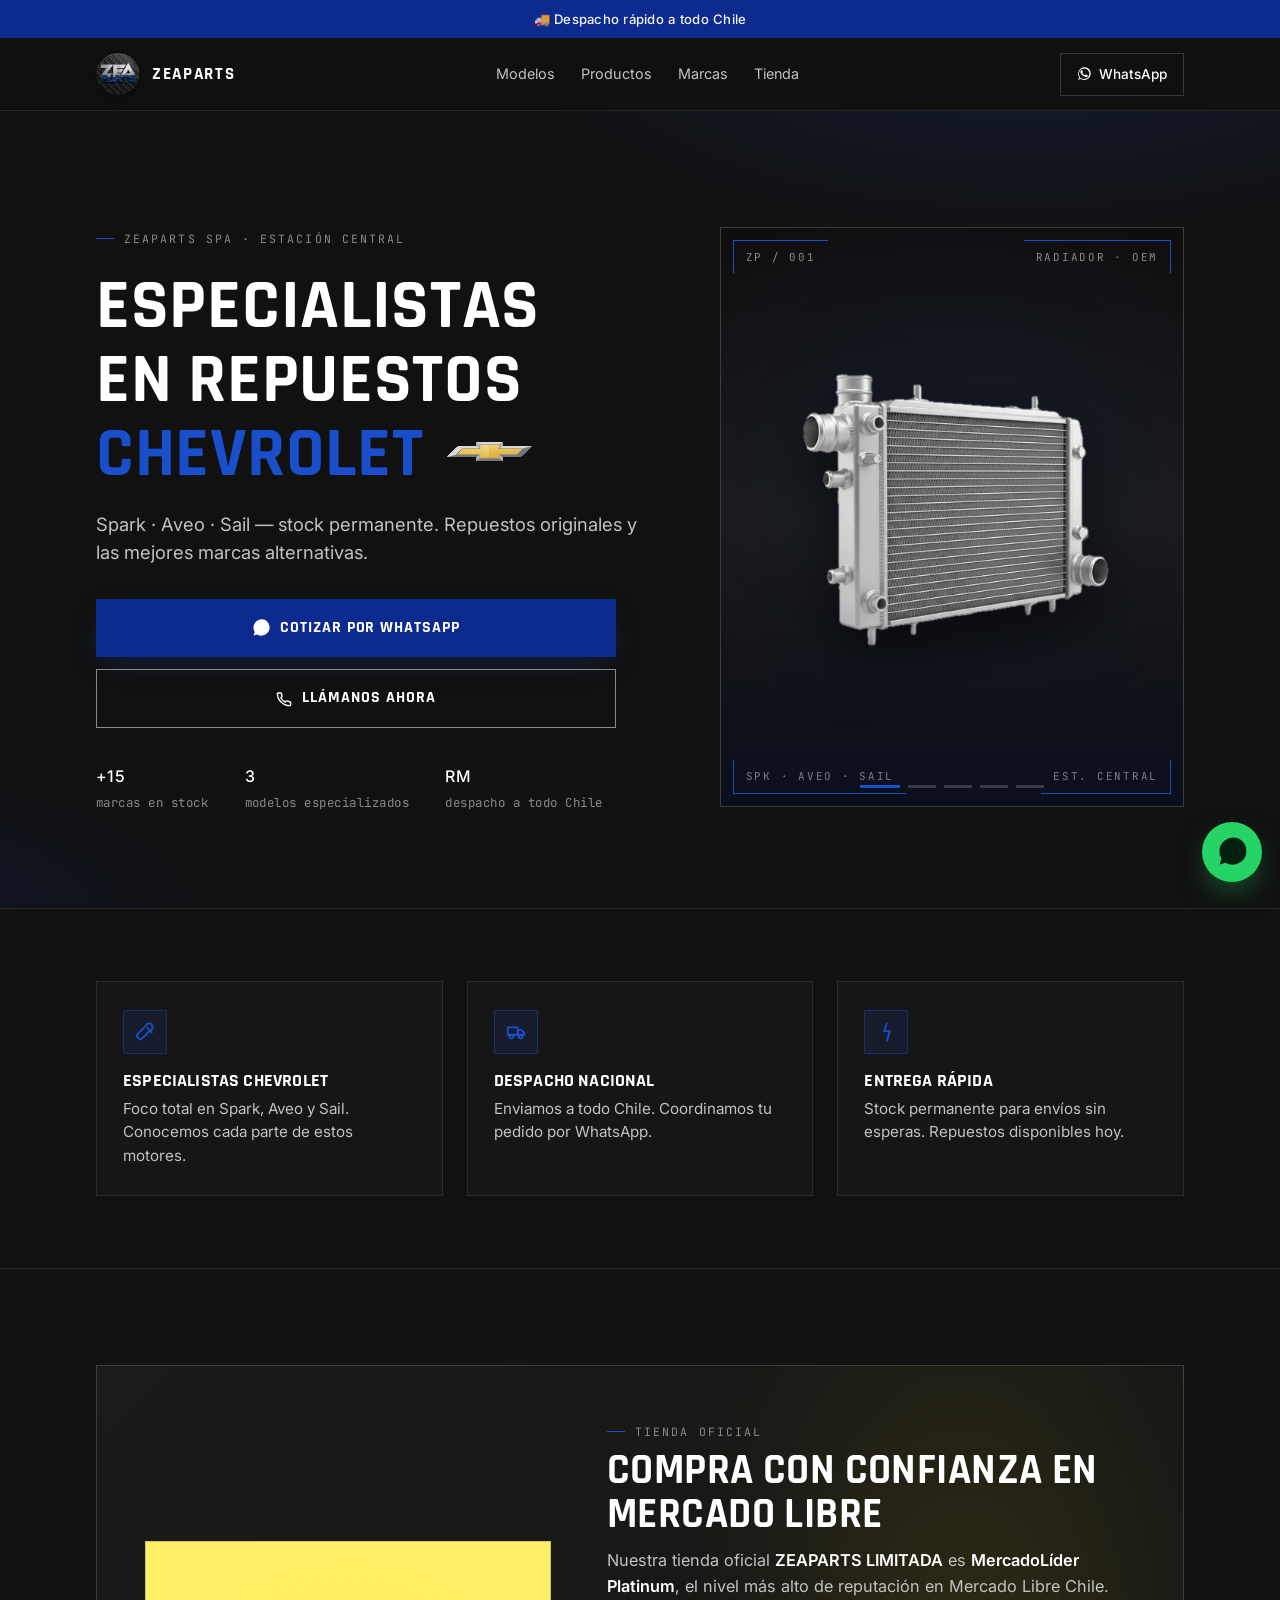
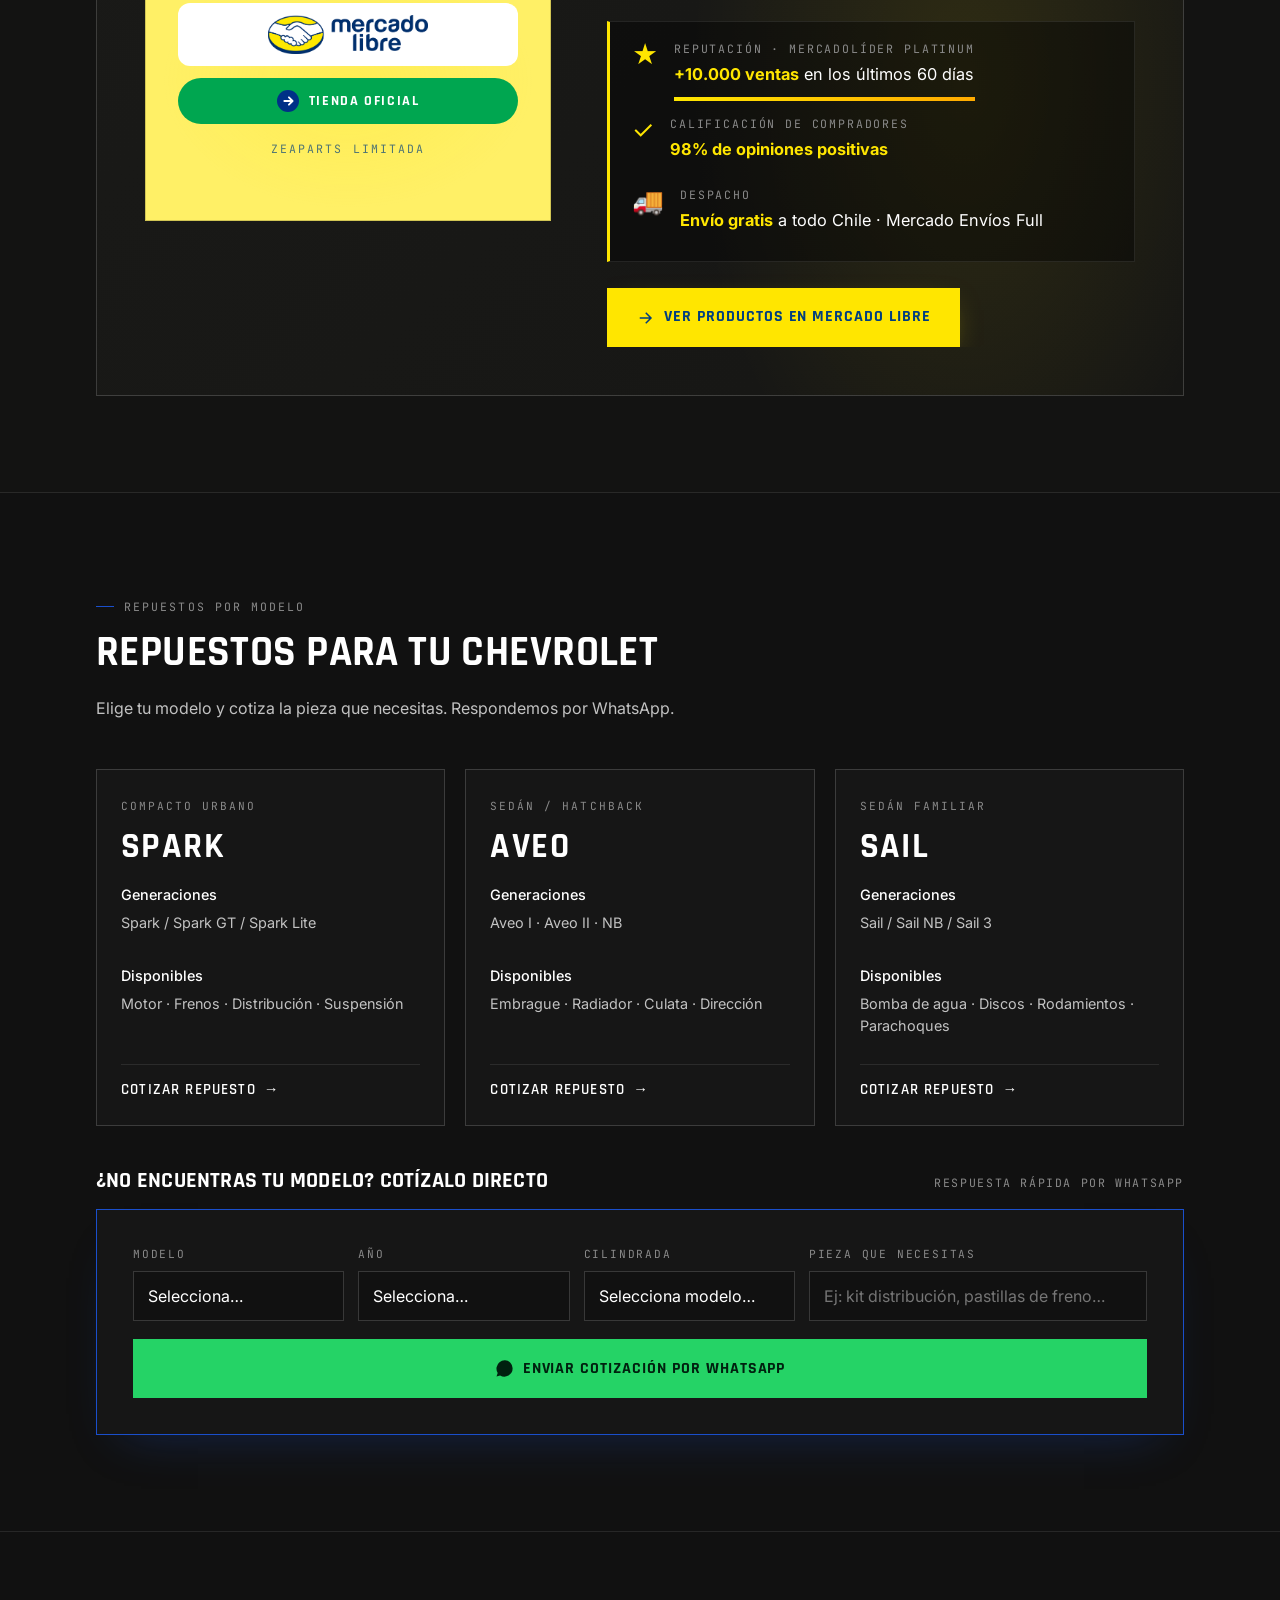
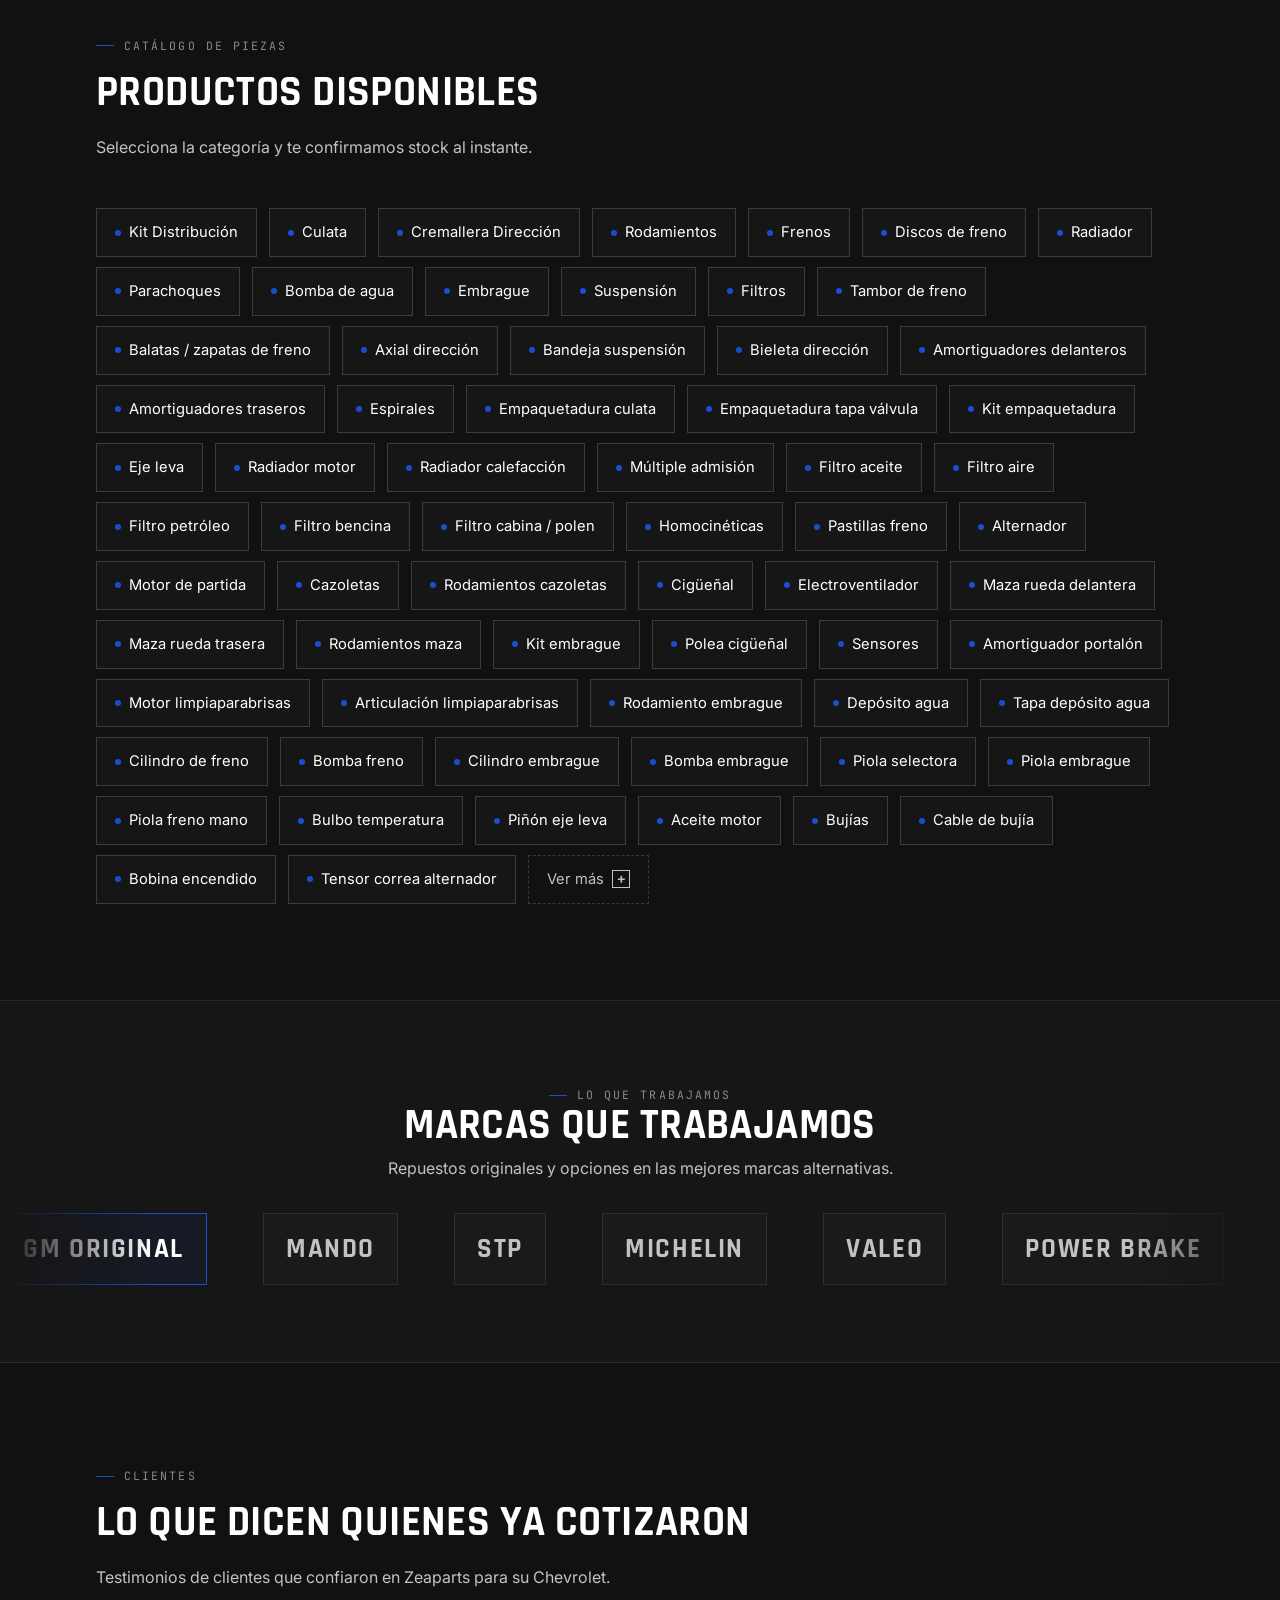
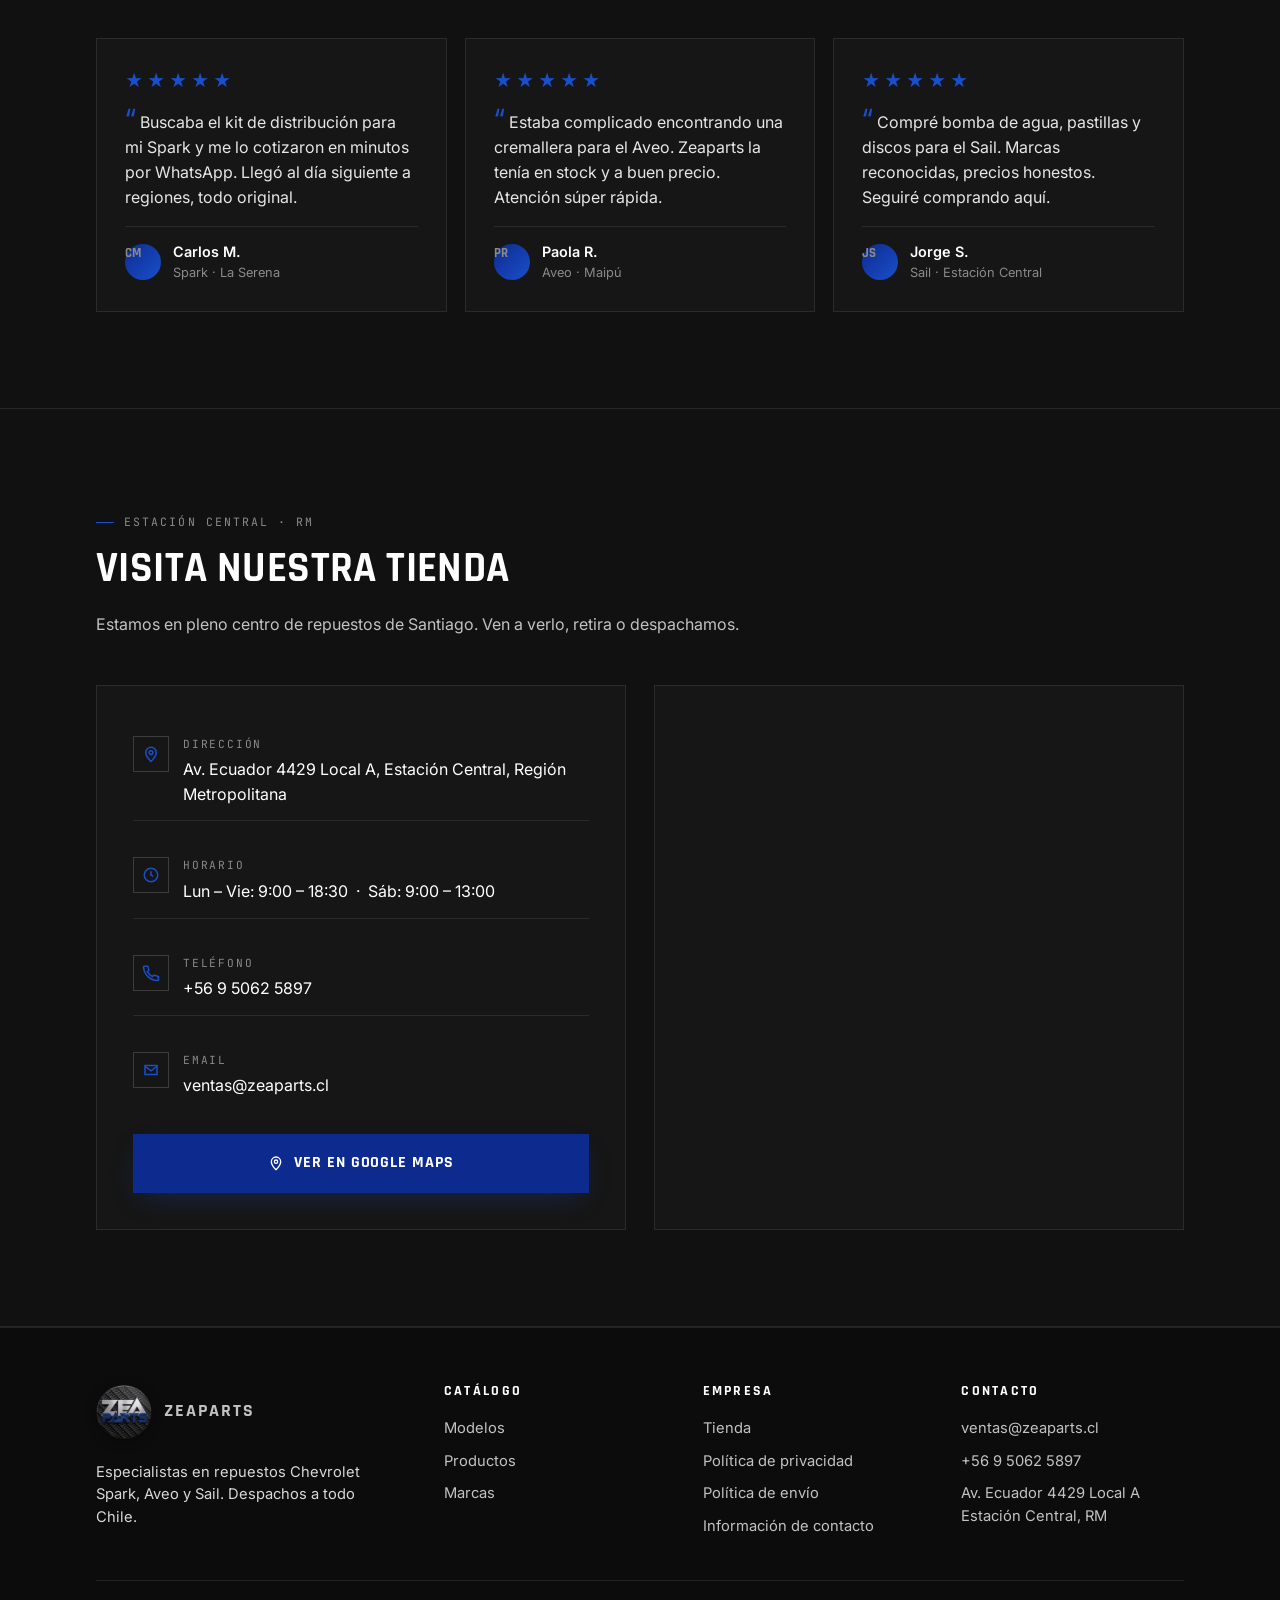
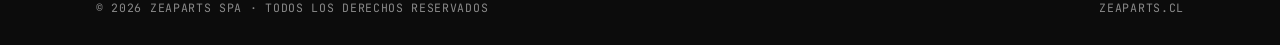
<file: index.html>
<!DOCTYPE html>
<html lang="es">
<head>
<meta charset="UTF-8" />
<!-- Google Tag Manager -->
<script>(function(w,d,s,l,i){w[l]=w[l]||[];w[l].push({'gtm.start':
new Date().getTime(),event:'gtm.js'});var f=d.getElementsByTagName(s)[0],
j=d.createElement(s),dl=l!='dataLayer'?'&l='+l:'';j.async=true;j.src=
'https://www.googletagmanager.com/gtm.js?id='+i+dl;f.parentNode.insertBefore(j,f);
})(window,document,'script','dataLayer','GTM-MKPZRV3S');</script>
<!-- End Google Tag Manager -->
<meta name="viewport" content="width=device-width, initial-scale=1.0" />
<title>ZEAPARTS · Repuestos Chevrolet Spark, Aveo y Sail · Estación Central</title>
<meta name="description" content="Especialistas en repuestos Chevrolet Spark, Aveo y Sail. Cotiza por WhatsApp, despacho a todo Chile." />
<meta name="theme-color" content="#111111" />
<link rel="icon" href="/favicon.ico" />

<!-- Open Graph -->
<meta property="og:type" content="website" />
<meta property="og:title" content="ZEAPARTS · Repuestos Chevrolet Spark, Aveo y Sail" />
<meta property="og:description" content="Especialistas en repuestos Chevrolet. Cotiza por WhatsApp, despacho a todo Chile." />
<meta property="og:url" content="https://zeaparts.cl/" />
<meta property="og:locale" content="es_CL" />
<meta name="twitter:card" content="summary_large_image" />

<!-- Fonts -->
<link rel="preconnect" href="https://fonts.googleapis.com" />
<link rel="preconnect" href="https://fonts.gstatic.com" crossorigin />
<link href="https://fonts.googleapis.com/css2?family=Rajdhani:wght@600;700&family=Inter:wght@400;500;600&family=JetBrains+Mono:wght@400;500&display=swap" rel="stylesheet" />

<!-- Schema.org LocalBusiness -->
<script type="application/ld+json">
{
  "@context": "https://schema.org",
  "@type": "AutoPartsStore",
  "name": "ZEAPARTS SPA",
  "image": "https://zeaparts.cl/og.jpg",
  "url": "https://zeaparts.cl/",
  "telephone": "+56950625897",
  "email": "ventas@zeaparts.cl",
  "address": {
    "@type": "PostalAddress",
    "streetAddress": "Av. Ecuador 4429 Local A",
    "addressLocality": "Estación Central",
    "addressRegion": "Región Metropolitana",
    "addressCountry": "CL"
  },
  "geo": {
    "@type": "GeoCoordinates",
    "latitude": -33.4514,
    "longitude": -70.6957
  },
  "areaServed": "CL",
  "priceRange": "$$"
}
</script>

<style>
/* =========================================================
   ZEAPARTS — Tema oscuro industrial
   ========================================================= */

:root {
  --blue-primary: #0D2B8F;
  --blue-mid:     #1A4FCC;
  --blue-glow:    rgba(26, 79, 204, 0.35);
  --silver:       #C2C2C2;
  --silver-dim:   #8a8a8a;
  --black:        #111111;
  --black-2:      #161616;
  --black-3:      #1d1d1d;
  --line:         rgba(194, 194, 194, 0.12);
  --line-strong:  rgba(194, 194, 194, 0.22);
  --white:        #FFFFFF;
  --whatsapp:     #25D366;
  --whatsapp-dk:  #128C7E;

  --font-display: "Rajdhani", "Helvetica Neue", Arial, sans-serif;
  --font-body:    "Inter", "Helvetica Neue", Arial, sans-serif;
  --font-mono:    "JetBrains Mono", ui-monospace, Menlo, monospace;

  --maxw: 1200px;
  --pad-x: clamp(20px, 5vw, 56px);

  /* Tone-driven knobs (overridden by data-tone) */
  --hud-line-opacity: 0.5;
  --hud-numbers: block;
  --skew: 0deg;
  --corner-cut: 0px;
  --label-uppercase-tracking: 0.18em;
}

[data-tone="sober"] {
  --hud-line-opacity: 0;
  --hud-numbers: none;
  --skew: 0deg;
  --corner-cut: 0px;
}
[data-tone="mid"] {
  --hud-line-opacity: 0.55;
  --hud-numbers: block;
  --skew: 0deg;
  --corner-cut: 0px;
}
[data-tone="high"] {
  --hud-line-opacity: 0.85;
  --hud-numbers: block;
  --skew: -8deg;
  --corner-cut: 14px;
}

* { box-sizing: border-box; }
html, body { margin: 0; padding: 0; }
html { scroll-behavior: smooth; }

body {
  background: var(--black);
  color: var(--white);
  font-family: var(--font-body);
  font-size: 16px;
  line-height: 1.55;
  -webkit-font-smoothing: antialiased;
  text-rendering: optimizeLegibility;
  overflow-x: hidden;
}

img { max-width: 100%; display: block; }
a { color: inherit; text-decoration: none; }
button { font-family: inherit; cursor: pointer; }

h1, h2, h3, h4 {
  font-family: var(--font-display);
  font-weight: 700;
  letter-spacing: 0.01em;
  margin: 0 0 .5em;
  line-height: 1.05;
  text-transform: uppercase;
}
h1 { font-size: clamp(2.2rem, 6vw, 4.4rem); }
h2 { font-size: clamp(1.6rem, 3.6vw, 2.6rem); }
h3 { font-size: clamp(1.15rem, 2vw, 1.35rem); }
p  { margin: 0 0 1em; color: #d8d8d8; }

.container {
  width: 100%;
  max-width: var(--maxw);
  margin: 0 auto;
  padding-left: var(--pad-x);
  padding-right: var(--pad-x);
}

.eyebrow {
  font-family: var(--font-mono);
  font-size: .72rem;
  letter-spacing: var(--label-uppercase-tracking);
  text-transform: uppercase;
  color: var(--silver-dim);
  display: inline-flex;
  align-items: center;
  gap: 10px;
}
.eyebrow::before {
  content: "";
  display: inline-block;
  width: 18px; height: 1px;
  background: var(--blue-mid);
}

/* =========================================================
   TOP BAR
   ========================================================= */
.topbar {
  background: var(--blue-primary);
  color: var(--white);
  font-size: .82rem;
  font-weight: 500;
  text-align: center;
  padding: 9px 16px;
  letter-spacing: 0.02em;
}
.topbar span { opacity: .95; }

/* =========================================================
   NAV
   ========================================================= */
.nav {
  position: sticky;
  top: 0;
  z-index: 50;
  background: rgba(17,17,17,0.86);
  backdrop-filter: saturate(140%) blur(10px);
  -webkit-backdrop-filter: saturate(140%) blur(10px);
  border-bottom: 1px solid var(--line);
}
.nav-inner {
  display: flex;
  align-items: center;
  justify-content: space-between;
  padding: 14px var(--pad-x);
  max-width: var(--maxw);
  margin: 0 auto;
}
.logo {
  display: inline-flex;
  align-items: center;
  gap: 12px;
  font-family: var(--font-display);
  font-weight: 700;
  font-size: 1.05rem;
  letter-spacing: 0.10em;
}
.logo img {
  display: block;
  width: 44px; height: 44px;
  object-fit: contain;
  filter: drop-shadow(0 2px 6px rgba(0,0,0,0.4));
}
.logo-text { display: none; }
@media (min-width: 520px) { .logo-text { display: inline; } }
.footer .logo img { width: 56px; height: 56px; }
.footer .logo { font-size: 1.15rem; }
.nav-links {
  display: none;
  gap: 26px;
  font-size: .9rem;
  color: var(--silver);
}
.nav-links a:hover { color: var(--white); }
.nav-cta {
  display: inline-flex;
  align-items: center;
  gap: 8px;
  font-size: .85rem;
  padding: 10px 16px;
  background: transparent;
  border: 1px solid var(--line-strong);
  color: var(--white);
  font-weight: 500;
}
.nav-cta:hover { border-color: var(--blue-mid); background: rgba(26,79,204,0.08); }

@media (min-width: 880px) {
  .nav-links { display: flex; }
}

/* =========================================================
   BUTTONS
   ========================================================= */
.btn {
  display: inline-flex;
  align-items: center;
  justify-content: center;
  gap: 10px;
  padding: 16px 28px;
  font-family: var(--font-display);
  font-weight: 700;
  font-size: 1rem;
  letter-spacing: 0.06em;
  text-transform: uppercase;
  border: 1px solid transparent;
  transition: transform .15s ease, background .2s ease, border-color .2s ease, color .2s ease;
  white-space: nowrap;
}
.btn:hover { transform: translateY(-1px); }
.btn:active { transform: translateY(0); }

.btn-primary {
  background: var(--blue-primary);
  color: var(--white);
  border-color: var(--blue-primary);
  box-shadow: 0 10px 30px -10px var(--blue-glow);
}
.btn-primary:hover { background: var(--blue-mid); border-color: var(--blue-mid); }

.btn-outline {
  background: transparent;
  color: var(--white);
  border-color: var(--silver-dim);
}
.btn-outline:hover { border-color: var(--white); }

.btn-wa {
  background: var(--whatsapp);
  color: #00210f;
  border-color: var(--whatsapp);
}
.btn-wa:hover { background: #1ec659; border-color: #1ec659; }

.btn-sm { padding: 10px 16px; font-size: .82rem; }

/* =========================================================
   HERO
   ========================================================= */
.hero {
  position: relative;
  padding: clamp(56px, 9vw, 110px) 0 clamp(56px, 8vw, 96px);
  overflow: hidden;
  border-bottom: 1px solid var(--line);
}
.hero::before {
  content: "";
  position: absolute;
  inset: 0;
  pointer-events: none;
  background:
    radial-gradient(900px 360px at 80% -10%, rgba(26,79,204,0.18), transparent 60%),
    radial-gradient(600px 240px at -10% 100%, rgba(13,43,143,0.20), transparent 60%);
  opacity: 1;
}
.hero-grid {
  position: relative;
  display: grid;
  gap: clamp(28px, 6vw, 56px);
  grid-template-columns: 1fr;
  align-items: center;
}
@media (min-width: 960px) {
  .hero-grid { grid-template-columns: 1.1fr .9fr; }
}

.hero-eyebrow { margin-bottom: 22px; }
.chevrolet-bowtie {
  display: inline-block;
  width: 1.2em;
  height: auto;
  vertical-align: middle;
  margin-left: 8px;
  margin-bottom: 0.15em;
}
.hero h1 {
  margin-bottom: 18px;
  text-wrap: balance;
}
.hero h1 .accent { color: var(--blue-mid); }

.hero-sub {
  font-size: clamp(1rem, 1.6vw, 1.15rem);
  color: var(--silver);
  max-width: 56ch;
  margin-bottom: 32px;
  text-wrap: pretty;
}
.hero-ctas {
  display: flex;
  flex-direction: column;
  gap: 12px;
  align-items: stretch;
  max-width: 360px;
}
@media (min-width: 520px) {
  .hero-ctas { max-width: 520px; }
}

.hero-meta {
  margin-top: 36px;
  display: flex;
  flex-wrap: wrap;
  gap: 28px 36px;
  font-family: var(--font-mono);
  font-size: .78rem;
  color: var(--silver-dim);
  letter-spacing: 0.04em;
}
.hero-meta b { color: var(--white); font-weight: 500; font-family: var(--font-body); display: block; font-size: 1rem; margin-bottom: 4px; }

/* Hero visual — placeholder card (NO autobocetos) */
.hero-visual {
  position: relative;
  aspect-ratio: 4 / 5;
  background: var(--black-2);
  border: 1px solid var(--line-strong);
  display: flex;
  align-items: center;
  justify-content: center;
  overflow: hidden;
}
.hero-visual img.hero-photo {
  position: absolute; inset: 0;
  width: 100%; height: 100%;
  object-fit: cover;
  object-position: center 60%;
}

/* Hero carousel */
.hero-carousel { position: absolute; inset: 0; }
.hero-carousel::before {
  content: "";
  position: absolute; inset: 0;
  background:
    radial-gradient(120% 80% at 50% 40%, rgba(26,79,204,0.10), transparent 60%),
    linear-gradient(180deg, #0e0e0e 0%, #1a1a1a 50%, #0b0b0b 100%);
  z-index: 0;
}
.hero-slide {
  position: absolute; inset: 0;
  opacity: 0;
  transition: opacity .9s ease;
  display: flex; align-items: center; justify-content: center;
  z-index: 1;
}
.hero-slide.is-active { opacity: 1; }
.hero-slide img {
  width: 100%; height: 100%;
  object-fit: contain;
  object-position: center 55%;
  padding: 12% 8% 16%;
  filter: drop-shadow(0 24px 32px rgba(0,0,0,0.6));
  mix-blend-mode: lighten;
}
.hero-carousel-dots {
  position: absolute; left: 0; right: 0; bottom: 18px;
  display: flex; gap: 8px; justify-content: center;
  z-index: 3;
}
.hero-carousel-dots button {
  width: 28px; height: 3px;
  background: rgba(255,255,255,0.18);
  border: 0; padding: 0;
  cursor: pointer;
  transition: background .2s ease, width .25s ease;
}
.hero-carousel-dots button[aria-current="true"] {
  background: var(--blue-mid);
  width: 40px;
}
.hero-visual::after {
  content: "";
  position: absolute; inset: 0;
  background:
    linear-gradient(180deg, transparent 60%, rgba(13,43,143,0.25) 100%);
  pointer-events: none;
  opacity: var(--hud-line-opacity);
}
.hero-visual-label {
  position: relative;
  text-align: center;
  font-family: var(--font-mono);
  color: var(--silver-dim);
  font-size: .78rem;
  letter-spacing: 0.18em;
  text-transform: uppercase;
  padding: 16px 22px;
  border: 1px dashed var(--line-strong);
}
.hero-corner {
  position: absolute;
  font-family: var(--font-mono);
  font-size: .68rem;
  color: var(--silver-dim);
  letter-spacing: 0.16em;
  text-transform: uppercase;
  padding: 8px 12px;
  display: var(--hud-numbers);
}
.hero-corner.tl { top: 12px; left: 12px; border-top: 1px solid var(--blue-mid); border-left: 1px solid var(--blue-mid); }
.hero-corner.tr { top: 12px; right: 12px; border-top: 1px solid var(--blue-mid); border-right: 1px solid var(--blue-mid); text-align: right; }
.hero-corner.bl { bottom: 12px; left: 12px; border-bottom: 1px solid var(--blue-mid); border-left: 1px solid var(--blue-mid); }
.hero-corner.br { bottom: 12px; right: 12px; border-bottom: 1px solid var(--blue-mid); border-right: 1px solid var(--blue-mid); text-align: right; }

/* =========================================================
   BENEFITS
   ========================================================= */
.benefits {
  padding: clamp(40px, 6vw, 72px) 0;
  border-bottom: 1px solid var(--line);
}
.benefits-grid {
  display: grid;
  gap: 24px;
  grid-template-columns: 1fr;
}
@media (min-width: 720px) {
  .benefits-grid { grid-template-columns: repeat(3, 1fr); }
}
.benefit {
  padding: 28px 26px;
  background: var(--black-2);
  border: 1px solid var(--line);
  position: relative;
}
.benefit-icon {
  width: 44px; height: 44px;
  display: inline-flex;
  align-items: center;
  justify-content: center;
  background: rgba(26,79,204,0.12);
  color: var(--blue-mid);
  margin-bottom: 18px;
  border: 1px solid rgba(26,79,204,0.4);
}
.benefit-icon svg { width: 22px; height: 22px; }
.benefit h3 { margin-bottom: 6px; font-size: 1.1rem; }
.benefit p { font-size: .95rem; color: var(--silver); margin: 0; }

/* =========================================================
   SECTION HEADER
   ========================================================= */
.section {
  padding: clamp(56px, 8vw, 96px) 0;
  border-bottom: 1px solid var(--line);
}
.section-head {
  margin-bottom: clamp(28px, 5vw, 48px);
  max-width: 720px;
}
.section-head .eyebrow { margin-bottom: 16px; }
.section-head p { color: var(--silver); margin-top: 8px; }

/* =========================================================
   MODELS — multiple layouts toggleable via [data-models]
   ========================================================= */
.models-cards { display: grid; gap: 20px; grid-template-columns: 1fr; }
@media (min-width: 720px) { .models-cards { grid-template-columns: repeat(3, 1fr); } }

.model-card {
  position: relative;
  padding: 28px 24px 24px;
  background: var(--black-2);
  border: 1px solid var(--line-strong);
  display: flex;
  flex-direction: column;
  gap: 14px;
  min-height: 260px;
  overflow: hidden;
  transition: border-color .2s ease, transform .2s ease;
}
.model-card:hover { border-color: var(--blue-mid); transform: translateY(-2px); }
.model-card .model-tag {
  font-family: var(--font-mono);
  font-size: .7rem;
  color: var(--silver-dim);
  letter-spacing: 0.18em;
  text-transform: uppercase;
}
.model-card h3 {
  font-size: clamp(1.6rem, 3vw, 2.2rem);
  margin: 0;
  letter-spacing: 0.04em;
}
.model-card .model-line {
  display: flex;
  flex-direction: column;
  gap: 6px;
  font-size: .9rem;
  color: var(--silver);
  margin: 4px 0 12px;
}
.model-card .model-line b { color: var(--white); font-weight: 500; }
.model-card .model-cta {
  margin-top: auto;
  display: inline-flex;
  align-items: center;
  gap: 8px;
  font-family: var(--font-display);
  font-weight: 600;
  font-size: .92rem;
  text-transform: uppercase;
  letter-spacing: 0.08em;
  color: var(--white);
  padding-top: 14px;
  border-top: 1px solid var(--line);
}
.model-card .model-cta::after { content: "→"; transition: transform .2s ease; }
.model-card:hover .model-cta::after { transform: translateX(4px); }
.model-card .silhouette {
  position: absolute;
  right: -20px; bottom: -10px;
  width: 60%;
  opacity: 0.08;
  pointer-events: none;
}

/* Visual selector layout */
.models-visual {
  display: grid;
  gap: 14px;
  grid-template-columns: 1fr;
}
@media (min-width: 720px) { .models-visual { grid-template-columns: repeat(3, 1fr); } }
.model-visual {
  background: var(--black-2);
  border: 1px solid var(--line-strong);
  padding: 24px;
  text-align: center;
  display: flex;
  flex-direction: column;
  align-items: center;
  gap: 12px;
  cursor: pointer;
  transition: all .2s ease;
}
.model-visual:hover { border-color: var(--blue-mid); background: rgba(26,79,204,0.04); }
.model-visual .silo {
  width: 100%;
  aspect-ratio: 16/9;
  background:
    repeating-linear-gradient(45deg, rgba(255,255,255,0.04) 0 2px, transparent 2px 12px),
    var(--black-3);
  border: 1px dashed var(--line-strong);
  display: flex;
  align-items: center;
  justify-content: center;
  font-family: var(--font-mono);
  font-size: .68rem;
  letter-spacing: 0.16em;
  color: var(--silver-dim);
  text-transform: uppercase;
}
.model-visual h3 { margin: 0; font-size: 1.5rem; }
.model-visual .years { font-family: var(--font-mono); font-size: .72rem; color: var(--silver-dim); letter-spacing: 0.14em; }
.model-visual .btn { width: 100%; }

/* Form layout */
.models-form {
  background: var(--black-2);
  border: 1px solid var(--line-strong);
  padding: clamp(24px, 4vw, 36px);
}
.models-form-row {
  display: grid;
  gap: 14px;
  grid-template-columns: 1fr;
  margin-bottom: 18px;
}
@media (min-width: 720px) { .models-form-row { grid-template-columns: 1fr 1fr 1fr 1.6fr; } }
.models-form label {
  display: block;
  font-family: var(--font-mono);
  font-size: .7rem;
  letter-spacing: 0.16em;
  color: var(--silver-dim);
  text-transform: uppercase;
  margin-bottom: 8px;
}
.models-form select,
.models-form input {
  width: 100%;
  padding: 14px 14px;
  background: var(--black);
  color: var(--white);
  border: 1px solid var(--line-strong);
  font-family: var(--font-body);
  font-size: 1rem;
  appearance: none;
  -webkit-appearance: none;
}
.models-form select:focus,
.models-form input:focus {
  outline: none; border-color: var(--blue-mid);
}
.models-form .btn { width: 100%; padding: 18px; }

/* Tabs layout */
.models-tabs { background: var(--black-2); border: 1px solid var(--line-strong); }
.models-tabs-bar {
  display: flex;
  border-bottom: 1px solid var(--line);
}
.models-tabs-bar button {
  flex: 1;
  padding: 18px 16px;
  background: transparent;
  border: 0;
  color: var(--silver-dim);
  font-family: var(--font-display);
  font-weight: 700;
  font-size: 1rem;
  letter-spacing: 0.08em;
  text-transform: uppercase;
  border-right: 1px solid var(--line);
  transition: color .2s ease, background .2s ease;
}
.models-tabs-bar button:last-child { border-right: 0; }
.models-tabs-bar button[aria-selected="true"] {
  color: var(--white);
  background: rgba(26,79,204,0.10);
  box-shadow: inset 0 -2px 0 var(--blue-mid);
}
.models-tab-panel {
  padding: clamp(24px, 4vw, 36px);
  display: grid;
  grid-template-columns: 1fr;
  gap: 24px;
  align-items: center;
}
@media (min-width: 720px) { .models-tab-panel { grid-template-columns: 1fr 1fr; } }
.models-tab-panel h3 { font-size: clamp(1.6rem, 3vw, 2.2rem); margin: 0 0 8px; }
.models-tab-panel ul { list-style: none; padding: 0; margin: 14px 0; color: var(--silver); }
.models-tab-panel li { padding: 6px 0; border-bottom: 1px dashed var(--line); font-size: .92rem; }

[data-models="cards"]   .layout-cards   { display: grid; }
[data-models="cards"]   .layout-visual,
[data-models="cards"]   .layout-tabs    { display: none; }

[data-models="visual"]  .layout-visual  { display: grid; }
[data-models="visual"]  .layout-cards,
[data-models="visual"]  .layout-tabs    { display: none; }

[data-models="tabs"]    .layout-tabs    { display: block; }
[data-models="tabs"]    .layout-cards,
[data-models="tabs"]    .layout-visual  { display: none; }

/* Form is now an always-visible secondary contact point below the model selector */
.models-form-wrap { margin-top: clamp(28px, 4vw, 44px); }
.models-form-wrap .form-head {
  display: flex; align-items: baseline; justify-content: space-between;
  flex-wrap: wrap; gap: 10px;
  margin-bottom: 16px;
}
.models-form-wrap .form-head h3 {
  font-size: clamp(1.1rem, 2vw, 1.35rem);
  margin: 0;
}
.models-form-wrap .form-head .hint {
  font-family: var(--font-mono);
  font-size: .72rem;
  letter-spacing: 0.14em;
  text-transform: uppercase;
  color: var(--silver-dim);
}
.models-form-wrap .models-form { border-color: var(--blue-mid); box-shadow: 0 24px 48px -28px var(--blue-glow); }

/* =========================================================
   CATEGORIES — 4 styles toggleable via [data-cats]
   ========================================================= */
.cats-pills {
  display: flex;
  flex-wrap: wrap;
  gap: 10px 12px;
  align-items: stretch;
}
.cats-pills .cats-extra {
  display: contents;
}
.pill-toggle {
  cursor: pointer;
  background: transparent !important;
  border: 1px dashed var(--line-strong) !important;
  color: var(--silver) !important;
  font-family: var(--font-body);
  font-size: .92rem;
  display: inline-flex !important;
  align-items: center;
  gap: 10px;
  padding: 12px 18px;
}
.pill-toggle::before { display: none !important; }
.pill-toggle:hover {
  border-color: var(--blue-mid) !important;
  background: rgba(26,79,204,0.10) !important;
  color: var(--white) !important;
}
.pill-toggle-icon {
  display: inline-flex;
  align-items: center; justify-content: center;
  width: 18px; height: 18px;
  border: 1px solid currentColor;
  font-family: var(--font-mono);
  font-size: .9rem;
  line-height: 1;
  font-weight: 600;
}
.cats-pills .pill {
  display: inline-flex;
  align-items: center;
  gap: 8px;
  padding: 12px 18px;
  background: var(--black-2);
  border: 1px solid var(--line-strong);
  font-size: .92rem;
  color: var(--white);
  cursor: pointer;
  transition: all .15s ease;
}
.cats-pills .pill:hover {
  border-color: var(--blue-mid);
  background: rgba(26,79,204,0.10);
}
.cats-pills .pill::before {
  content: "";
  width: 6px; height: 6px;
  background: var(--blue-mid);
  border-radius: 50%;
  display: inline-block;
}

.cats-grid {
  display: grid;
  gap: 14px;
  grid-template-columns: repeat(auto-fill, minmax(170px, 1fr));
}
.cats-grid .card {
  background: var(--black-2);
  border: 1px solid var(--line);
  padding: 22px 20px;
  text-align: left;
  cursor: pointer;
  transition: border-color .2s ease, transform .2s ease;
  display: flex;
  flex-direction: column;
  gap: 14px;
  min-height: 130px;
}
.cats-grid .card:hover { border-color: var(--blue-mid); transform: translateY(-2px); }
.cats-grid .card .ico {
  width: 36px; height: 36px;
  display: inline-flex; align-items: center; justify-content: center;
  border: 1px solid var(--line-strong);
  color: var(--silver);
}
.cats-grid .card .ico svg { width: 18px; height: 18px; }
.cats-grid .card .name { font-family: var(--font-display); font-weight: 700; letter-spacing: 0.04em; text-transform: uppercase; font-size: 1rem; }

.cats-list {
  display: grid;
  gap: 0 36px;
  grid-template-columns: 1fr;
}
@media (min-width: 720px) { .cats-list { grid-template-columns: 1fr 1fr; } }
.cats-list .row {
  display: flex;
  justify-content: space-between;
  align-items: center;
  padding: 16px 0;
  border-bottom: 1px solid var(--line);
  cursor: pointer;
}
.cats-list .row:hover .name { color: var(--blue-mid); }
.cats-list .name { font-family: var(--font-display); font-weight: 600; letter-spacing: 0.04em; text-transform: uppercase; font-size: 1rem; transition: color .15s ease; }
.cats-list .count { font-family: var(--font-mono); font-size: .78rem; color: var(--silver-dim); letter-spacing: 0.06em; }

.cats-search { display: flex; flex-direction: column; gap: 18px; }
.cats-search-bar {
  display: flex;
  gap: 0;
  border: 1px solid var(--line-strong);
  background: var(--black-2);
}
.cats-search-bar input {
  flex: 1;
  background: transparent;
  border: 0;
  color: var(--white);
  font-family: var(--font-body);
  font-size: 1rem;
  padding: 18px 20px;
}
.cats-search-bar input:focus { outline: none; }
.cats-search-bar input::placeholder { color: var(--silver-dim); }
.cats-search-bar button {
  background: var(--blue-primary);
  color: var(--white);
  border: 0;
  padding: 0 24px;
  font-family: var(--font-display);
  font-weight: 700;
  letter-spacing: 0.08em;
  text-transform: uppercase;
}
.cats-search-bar button:hover { background: var(--blue-mid); }
.cats-suggestions { display: flex; flex-wrap: wrap; gap: 8px 10px; }
.cats-suggestions span {
  font-family: var(--font-mono);
  font-size: .72rem;
  letter-spacing: 0.08em;
  color: var(--silver-dim);
  text-transform: uppercase;
  margin-right: 8px;
}
.cats-suggestions a {
  padding: 6px 12px;
  font-size: .85rem;
  border: 1px solid var(--line);
  color: var(--silver);
  cursor: pointer;
}
.cats-suggestions a:hover { border-color: var(--blue-mid); color: var(--white); }

[data-cats="pills"]  .layout-pills  { display: flex; }
[data-cats="pills"]  .layout-grid,
[data-cats="pills"]  .layout-list,
[data-cats="pills"]  .layout-search { display: none; }

[data-cats="grid"]   .layout-grid   { display: grid; }
[data-cats="grid"]   .layout-pills,
[data-cats="grid"]   .layout-list,
[data-cats="grid"]   .layout-search { display: none; }

[data-cats="list"]   .layout-list   { display: grid; }
[data-cats="list"]   .layout-pills,
[data-cats="list"]   .layout-grid,
[data-cats="list"]   .layout-search { display: none; }

[data-cats="search"] .layout-search { display: flex; }
[data-cats="search"] .layout-pills,
[data-cats="search"] .layout-grid,
[data-cats="search"] .layout-list   { display: none; }

/* =========================================================
   MERCADO LIBRE
   ========================================================= */
.ml-section { background: #131312; }
.ml-card {
  display: grid;
  grid-template-columns: 1fr;
  gap: 28px;
  background: linear-gradient(135deg, #1a1a18 0%, #161614 100%);
  border: 1px solid var(--line-strong);
  padding: clamp(28px, 4vw, 48px);
  position: relative;
  overflow: hidden;
}
.ml-card::before {
  content: "";
  position: absolute;
  top: -40%; right: -10%;
  width: 60%; height: 180%;
  background: radial-gradient(ellipse at center, rgba(255, 225, 0, 0.10), transparent 60%);
  pointer-events: none;
}
@media (min-width: 880px) {
  .ml-card { grid-template-columns: 1fr 1.3fr; align-items: center; gap: 56px; }
}
.ml-left {
  position: relative;
  background:
    radial-gradient(ellipse at center, rgba(255, 225, 0, 0.18), transparent 65%),
    #fff066;
  padding: clamp(24px, 4vw, 56px) clamp(16px, 3vw, 32px);
  display: flex; align-items: center; justify-content: center;
  min-height: 200px;
  border: 1px solid rgba(0,0,0,0.18);
  min-width: 0;
  overflow: hidden;
}
@media (min-width: 880px) {
  .ml-left { min-height: 280px; }
}
.ml-badges {
  display: flex;
  flex-direction: column;
  align-items: center;
  gap: 12px;
  width: 100%;
}
.ml-badge {
  display: inline-flex;
  align-items: center;
  gap: 10px;
  padding: 12px 18px;
  font-family: var(--font-display);
  font-weight: 700;
  font-size: 1.05rem;
  letter-spacing: 0.02em;
  border-radius: 999px;
  background: #fff;
  color: #003e7e;
  max-width: 100%;
}
.ml-badge svg { width: 22px; height: 22px; flex-shrink: 0; }
.ml-badge-handshake { color: #1D3A6A; padding: 12px 18px; background: #fff; border-radius: 12px; width: 100%; box-sizing: border-box; justify-content: center; }
.ml-badge-handshake img { width: 100%; max-width: 160px; height: auto; display: block; }
.ml-badge-handshake span { font-family: var(--font-display); font-weight: 700; font-size: 1.05rem; letter-spacing: 0.01em; text-transform: lowercase; }
.ml-badge-official { color: #fff; background: #00a650; width: 100%; box-sizing: border-box; justify-content: center; }
.ml-badge-official svg { color: #fff; }
.ml-badge-official span { font-size: .85rem; letter-spacing: 0.12em; }
.ml-store-name {
  margin-top: 4px;
  font-family: var(--font-mono);
  font-size: .72rem;
  letter-spacing: 0.18em;
  color: rgba(0, 62, 126, 0.7);
  text-align: center;
}
.ml-right { position: relative; min-width: 0; overflow: hidden; }
.ml-right h2 { margin-top: 8px; margin-bottom: 12px; }
.ml-right p { color: var(--silver); margin-bottom: 22px; font-size: 1.02rem; }
.ml-right p b { color: var(--white); font-weight: 600; }
.ml-stats {
  margin-bottom: 26px;
  padding: 18px 22px;
  background: rgba(0,0,0,0.4);
  border: 1px solid var(--line);
  border-left: 3px solid #ffe600;
}
.ml-stat { display: flex; gap: 16px; align-items: flex-start; }
.ml-stat-icon {
  font-size: 1.6rem;
  color: #ffe600;
  line-height: 1;
  margin-top: 2px;
}
.ml-stat-label {
  font-family: var(--font-mono);
  font-size: .72rem;
  letter-spacing: 0.16em;
  text-transform: uppercase;
  color: var(--silver-dim);
  margin-bottom: 4px;
}
.ml-stat-value { color: var(--white); font-size: 1.02rem; margin-bottom: 10px; }
.ml-stat-value b { color: #ffe600; font-weight: 700; }
.ml-meter {
  height: 4px;
  background: rgba(255,255,255,0.08);
  position: relative;
  overflow: hidden;
}
.ml-meter-fill {
  position: absolute; left: 0; top: 0; bottom: 0;
  width: 100%;
  background: linear-gradient(90deg, #ffe600, #ffaa00);
  transform-origin: left;
  animation: meter-fill 1.6s ease-out forwards;
}
@keyframes meter-fill { from { transform: scaleX(0); } to { transform: scaleX(1); } }
.btn-ml {
  background: #ffe600;
  color: #003e7e;
  border-color: #ffe600;
  box-shadow: 0 10px 30px -12px rgba(255, 230, 0, 0.5);
}
.btn-ml:hover { background: #fff066; border-color: #fff066; color: #003e7e; }

/* =========================================================
   BRANDS — infinite marquee
   ========================================================= */
.brands {
  padding: clamp(48px, 6vw, 80px) 0;
  border-bottom: 1px solid var(--line);
  background: var(--black-2);
}
.brands .container { text-align: center; }
.brands h2 { margin-bottom: 8px; }
.brands .sub { color: var(--silver); margin-bottom: 32px; }

.marquee {
  position: relative;
  overflow: hidden;
  width: 100%;
  -webkit-mask-image: linear-gradient(90deg, transparent, #000 12%, #000 88%, transparent);
  mask-image: linear-gradient(90deg, transparent, #000 12%, #000 88%, transparent);
}
.marquee-track {
  display: flex;
  gap: 56px;
  width: max-content;
  animation: marquee 38s linear infinite;
}
.marquee-track:hover { animation-play-state: paused; }
.marquee-item {
  flex: 0 0 auto;
  font-family: var(--font-display);
  font-weight: 700;
  font-size: clamp(1.2rem, 2.4vw, 1.7rem);
  letter-spacing: 0.06em;
  text-transform: uppercase;
  color: var(--silver);
  padding: 14px 22px;
  border: 1px solid var(--line);
  background: rgba(255,255,255,0.02);
  white-space: nowrap;
}
.marquee-item.is-original {
  color: var(--white);
  border-color: var(--blue-mid);
  background: rgba(26,79,204,0.08);
}
@keyframes marquee {
  from { transform: translateX(0); }
  to   { transform: translateX(-50%); }
}
@media (prefers-reduced-motion: reduce) {
  .marquee-track { animation: none; }
}

/* =========================================================
   TESTIMONIALS
   ========================================================= */
.testimonials .grid {
  display: grid;
  gap: 18px;
  grid-template-columns: 1fr;
}
@media (min-width: 720px) { .testimonials .grid { grid-template-columns: repeat(3, 1fr); } }

.tcard {
  padding: 28px;
  background: var(--black-2);
  border: 1px solid var(--line);
  display: flex;
  flex-direction: column;
  gap: 16px;
}
.tcard .stars { color: var(--blue-mid); font-size: 1.1rem; letter-spacing: 4px; }
.tcard p { font-size: 1rem; color: #e6e6e6; margin: 0; line-height: 1.55; }
.tcard p::before { content: "“"; color: var(--blue-mid); font-size: 2rem; line-height: 0.5; margin-right: 4px; vertical-align: -4px; }
.tcard .who {
  display: flex; align-items: center; gap: 12px;
  margin-top: auto;
  padding-top: 14px;
  border-top: 1px solid var(--line);
  font-size: .9rem;
}
.tcard .avatar {
  width: 36px; height: 36px;
  border-radius: 50%;
  background: linear-gradient(135deg, var(--blue-primary), var(--blue-mid));
  color: var(--white);
  display: inline-flex; align-items: center; justify-content: center;
  font-family: var(--font-display); font-weight: 700;
  font-size: .85rem;
}
.tcard .who b { font-weight: 600; }
.tcard .who span { color: var(--silver-dim); display: block; font-size: .8rem; }

/* =========================================================
   STORE
   ========================================================= */
.store-grid {
  display: grid;
  gap: 28px;
  grid-template-columns: 1fr;
  align-items: stretch;
}
@media (min-width: 880px) { .store-grid { grid-template-columns: 1fr 1fr; } }

.store-card {
  background: var(--black-2);
  border: 1px solid var(--line);
  padding: clamp(24px, 4vw, 36px);
  display: flex;
  flex-direction: column;
  gap: 22px;
}
.store-row {
  display: flex;
  gap: 14px;
  align-items: flex-start;
  padding: 14px 0;
  border-bottom: 1px solid var(--line);
}
.store-row:last-of-type { border-bottom: 0; }
.store-row .ico {
  width: 36px; height: 36px;
  display: inline-flex; align-items: center; justify-content: center;
  border: 1px solid var(--line-strong);
  color: var(--blue-mid);
  flex: 0 0 auto;
}
.store-row .ico svg { width: 18px; height: 18px; }
.store-row .label {
  font-family: var(--font-mono);
  font-size: .7rem; letter-spacing: 0.16em; text-transform: uppercase;
  color: var(--silver-dim); margin-bottom: 4px;
}
.store-row .value { font-size: 1rem; color: var(--white); }
.store-row .value a:hover { color: var(--blue-mid); }
.store-cta { margin-top: auto; }

.store-map {
  position: relative;
  min-height: 320px;
  border: 1px solid var(--line);
  overflow: hidden;
  background: var(--black-2);
}
.store-map iframe {
  display: block;
  width: 100%; height: 100%;
  min-height: 320px;
  border: 0;
  filter: grayscale(0.5) invert(0.92) hue-rotate(180deg);
}

/* =========================================================
   FOOTER
   ========================================================= */
.footer {
  background: #0c0c0c;
  border-top: 1px solid var(--line);
  padding: 56px 0 28px;
  color: var(--silver);
  font-size: .92rem;
}
.footer-grid {
  display: grid;
  gap: 36px;
  grid-template-columns: 1fr;
}
@media (min-width: 720px) { .footer-grid { grid-template-columns: 1.4fr 1fr 1fr 1fr; } }
.footer h4 {
  font-family: var(--font-display);
  font-size: .9rem;
  letter-spacing: 0.16em;
  margin-bottom: 18px;
  color: var(--white);
}
.footer ul { list-style: none; padding: 0; margin: 0; display: grid; gap: 10px; }
.footer a:hover { color: var(--white); }
.footer .legal {
  margin-top: 36px;
  padding-top: 18px;
  border-top: 1px solid var(--line);
  display: flex;
  flex-wrap: wrap;
  gap: 12px;
  justify-content: space-between;
  font-family: var(--font-mono);
  font-size: .72rem;
  color: var(--silver-dim);
  letter-spacing: 0.06em;
  text-transform: uppercase;
}

/* =========================================================
   FLOATING WHATSAPP
   ========================================================= */
.fab-wa {
  position: fixed;
  right: 18px; bottom: 18px;
  width: 60px; height: 60px;
  border-radius: 50%;
  background: var(--whatsapp);
  color: #00210f;
  display: inline-flex;
  align-items: center;
  justify-content: center;
  box-shadow: 0 12px 30px -8px rgba(37,211,102,0.5), 0 0 0 0 rgba(37,211,102,0.6);
  z-index: 90;
  animation: pulse 2.6s ease-out infinite;
}
.fab-wa svg { width: 30px; height: 30px; }
.fab-wa:hover { background: #1ec659; transform: scale(1.04); }
@keyframes pulse {
  0%   { box-shadow: 0 12px 30px -8px rgba(37,211,102,0.5), 0 0 0 0 rgba(37,211,102,0.55); }
  70%  { box-shadow: 0 12px 30px -8px rgba(37,211,102,0.5), 0 0 0 18px rgba(37,211,102,0); }
  100% { box-shadow: 0 12px 30px -8px rgba(37,211,102,0.5), 0 0 0 0 rgba(37,211,102,0); }
}

/* =========================================================
   TONE: HIGH (racing) extras
   ========================================================= */
[data-tone="high"] .btn-primary {
  clip-path: polygon(var(--corner-cut) 0, 100% 0, calc(100% - var(--corner-cut)) 100%, 0 100%);
}
[data-tone="high"] .benefit::after,
[data-tone="high"] .model-card::after {
  content: "";
  position: absolute;
  top: 0; right: 0;
  width: 24px; height: 24px;
  background: linear-gradient(135deg, transparent 50%, var(--blue-mid) 50%);
  opacity: .55;
}
[data-tone="high"] h1, [data-tone="high"] h2 { font-style: italic; transform: skewX(var(--skew)); transform-origin: left; }
[data-tone="high"] .eyebrow::before { width: 28px; }

[data-tone="sober"] .hero-corner { display: none; }
[data-tone="sober"] .marquee-item { background: transparent; }

/* =========================================================
   TWEAKS PANEL
   ========================================================= */
#tweaks {
  position: fixed;
  right: 16px; bottom: 96px;
  width: min(320px, calc(100vw - 32px));
  background: #0a0a0a;
  border: 1px solid var(--line-strong);
  color: var(--white);
  font-family: var(--font-body);
  font-size: .85rem;
  z-index: 100;
  display: none;
  box-shadow: 0 30px 60px -20px rgba(0,0,0,0.8);
}
#tweaks.is-open { display: block; }
#tweaks header {
  display: flex; align-items: center; justify-content: space-between;
  padding: 14px 16px;
  border-bottom: 1px solid var(--line);
  background: rgba(26,79,204,0.08);
}
#tweaks header h4 {
  margin: 0;
  font-family: var(--font-display);
  letter-spacing: 0.16em;
  font-size: .85rem;
}
#tweaks header button {
  background: transparent; border: 0; color: var(--silver); font-size: 1.1rem;
}
#tweaks .body { padding: 14px 16px; max-height: 60vh; overflow: auto; }
#tweaks .group { margin-bottom: 18px; }
#tweaks .group:last-child { margin-bottom: 0; }
#tweaks .group-label {
  font-family: var(--font-mono);
  font-size: .68rem;
  letter-spacing: 0.16em;
  color: var(--silver-dim);
  text-transform: uppercase;
  margin-bottom: 8px;
}
#tweaks .options { display: flex; flex-wrap: wrap; gap: 6px; }
#tweaks .options button {
  flex: 1 1 auto;
  padding: 9px 10px;
  background: var(--black-2);
  border: 1px solid var(--line);
  color: var(--silver);
  font-family: var(--font-body);
  font-size: .78rem;
  text-align: center;
}
#tweaks .options button[aria-pressed="true"] {
  border-color: var(--blue-mid);
  background: rgba(26,79,204,0.18);
  color: var(--white);
}

/* =========================================================
   WIREFRAME OVERLAY (?wireframe=1)
   ========================================================= */
body.wireframe { background: #f3f1ec; color: #1c1c1c; }
body.wireframe * { transition: none !important; animation: none !important; }
body.wireframe .topbar { background: #c9c9c9; color: #222; }
body.wireframe .nav { background: #fff; border-bottom: 2px dashed #999; }
body.wireframe .logo img { filter: grayscale(1) contrast(1.2); }
body.wireframe .nav-cta { border-color: #777; color: #1c1c1c; }
body.wireframe .hero, body.wireframe .section, body.wireframe .benefits, body.wireframe .brands, body.wireframe .footer {
  background: #f3f1ec;
  color: #1c1c1c;
  border-bottom: 2px dashed #999 !important;
}
body.wireframe .footer { background: #ebe7df; }
body.wireframe h1, body.wireframe h2, body.wireframe h3, body.wireframe h4 {
  font-family: "Bradley Hand", "Comic Sans MS", "Marker Felt", cursive;
  color: #1c1c1c;
  letter-spacing: 0;
}
body.wireframe p, body.wireframe li, body.wireframe a, body.wireframe span, body.wireframe label {
  font-family: "Caveat", "Comic Sans MS", cursive !important;
  color: #1c1c1c !important;
}
body.wireframe .eyebrow { color: #555; font-family: "Caveat", cursive; letter-spacing: .04em; }
body.wireframe .btn, body.wireframe .nav-cta {
  background: #fff !important;
  color: #1c1c1c !important;
  border: 2px solid #1c1c1c !important;
  border-radius: 6px;
  font-family: "Bradley Hand", "Comic Sans MS", cursive !important;
  box-shadow: 3px 3px 0 #1c1c1c;
}
body.wireframe .btn-primary { background: #ffe066 !important; }
body.wireframe .btn-wa { background: #b6e7c7 !important; }
body.wireframe .benefit, body.wireframe .model-card, body.wireframe .tcard,
body.wireframe .store-card, body.wireframe .store-map,
body.wireframe .cats-grid .card, body.wireframe .marquee-item,
body.wireframe .models-form, body.wireframe .models-tabs,
body.wireframe .model-visual {
  background: #fff !important;
  border: 2px solid #1c1c1c !important;
  border-radius: 6px;
  box-shadow: 3px 3px 0 #1c1c1c;
  color: #1c1c1c !important;
}
body.wireframe .hero-visual {
  background: repeating-linear-gradient(45deg, #ddd 0 6px, #f3f1ec 6px 12px) !important;
  border: 2px dashed #1c1c1c !important;
}
body.wireframe .hero-visual-label { color: #1c1c1c; border-color: #1c1c1c; }
body.wireframe .cats-pills .pill {
  background: #fff !important; color: #1c1c1c !important;
  border: 2px solid #1c1c1c !important; border-radius: 999px;
  box-shadow: 2px 2px 0 #1c1c1c;
}
body.wireframe .marquee-item { box-shadow: 2px 2px 0 #1c1c1c; }
body.wireframe .fab-wa { background: #b6e7c7 !important; color: #1c1c1c !important; box-shadow: 3px 3px 0 #1c1c1c !important; animation: none !important; }
body.wireframe .store-map iframe { display: none; }
body.wireframe .store-map::after {
  content: "[ MAPA — embed Google Maps aquí ]";
  display: flex; align-items: center; justify-content: center;
  position: absolute; inset: 0;
  font-family: "Caveat", cursive;
  font-size: 1.1rem;
  color: #555;
  background: repeating-linear-gradient(45deg, #ddd 0 6px, #fff 6px 12px);
}
body.wireframe #tweaks { background: #fffbe6; color: #1c1c1c; border: 2px solid #1c1c1c; box-shadow: 4px 4px 0 #1c1c1c; }
body.wireframe #tweaks header { background: #ffe066; }
body.wireframe #tweaks .options button { background: #fff; color: #1c1c1c; border: 1.5px solid #1c1c1c; }
body.wireframe #tweaks .options button[aria-pressed="true"] { background: #ffe066; }
body.wireframe .wf-banner {
  position: fixed; top: 8px; left: 50%; transform: translateX(-50%);
  background: #ffe066; color: #1c1c1c; padding: 6px 14px;
  font-family: "Caveat", cursive; font-size: 1rem;
  border: 2px solid #1c1c1c; box-shadow: 3px 3px 0 #1c1c1c;
  z-index: 200;
}

/* utilities */
.sr-only {
  position: absolute; width: 1px; height: 1px;
  padding: 0; margin: -1px; overflow: hidden;
  clip: rect(0, 0, 0, 0); white-space: nowrap; border: 0;
}

/* small responsive tightening */
@media (max-width: 520px) {
  .hero-meta { gap: 16px 24px; }
  .marquee-item { padding: 12px 18px; }
}
</style>
</head>

<body data-tone="mid" data-models="cards" data-cats="pills" data-hero="spec">
<!-- Google Tag Manager (noscript) -->
<noscript><iframe src="https://www.googletagmanager.com/ns.html?id=GTM-MKPZRV3S"
height="0" width="0" style="display:none;visibility:hidden"></iframe></noscript>
<!-- End Google Tag Manager (noscript) -->

<!-- ================== TOP BAR ================== -->
<div class="topbar"><span>🚚 Despacho rápido a todo Chile</span></div>

<!-- ================== NAV ================== -->
<header class="nav">
  <div class="nav-inner">
    <a class="logo" href="#top" aria-label="Zeaparts inicio">
      <img src="assets/logo-zeaparts.png" alt="Zeaparts" width="44" height="44" />
      <span class="logo-text">ZEAPARTS</span>
    </a>
    <nav class="nav-links" aria-label="Principal">
      <a href="#modelos">Modelos</a>
      <a href="#categorias">Productos</a>
      <a href="#marcas">Marcas</a>
      <a href="#tienda">Tienda</a>
    </nav>
    <a class="nav-cta" href="https://wa.me/56950625897?text=Hola%2C%20quiero%20cotizar%20un%20repuesto" target="_blank" rel="noopener" data-gtm-event="whatsapp_click" data-gtm-label="nav">
      <svg viewBox="0 0 24 24" width="14" height="14" fill="currentColor" aria-hidden="true"><path d="M20.5 3.5A11 11 0 0 0 3.6 17.3L2 22l4.8-1.5a11 11 0 0 0 16.7-9.4 11 11 0 0 0-3-7.6Zm-8.5 17a9 9 0 0 1-4.6-1.3l-.3-.2-2.9.9.9-2.8-.2-.3a9 9 0 1 1 7.1 3.7Zm5.2-6.7c-.3-.2-1.6-.8-1.9-.9-.3-.1-.5-.2-.7.2-.2.3-.7.9-.9 1-.2.2-.3.2-.6 0-1.7-.9-2.9-1.6-4-3.7-.3-.5.3-.5.9-1.6.1-.2 0-.3 0-.5l-1-2.2c-.2-.5-.5-.5-.7-.5h-.6c-.2 0-.5.1-.8.4-.3.4-1 1-1 2.5s1.1 2.9 1.2 3.1c.2.2 2.2 3.4 5.4 4.7 3.2 1.3 3.2.9 3.8.9.6 0 1.7-.7 2-1.4.3-.7.3-1.3.2-1.4-.1-.1-.3-.2-.6-.4Z"/></svg>
      <span>WhatsApp</span>
    </a>
  </div>
</header>

<a id="top"></a>

<!-- ================== HERO ================== -->
<section class="hero">
  <div class="container">
    <div class="hero-grid">
      <div>
        <div class="eyebrow hero-eyebrow"><span>Zeaparts SPA · Estación Central</span></div>
        <h1 id="heroTitle">Especialistas en repuestos <span class="accent">Chevrolet <img src="assets/chevrolet-bowtie.svg" class="chevrolet-bowtie" alt="Chevrolet" aria-hidden="true" /></span></h1>
        <p class="hero-sub" id="heroSub">Spark · Aveo · Sail — stock permanente. Repuestos originales y las mejores marcas alternativas.</p>
        <div class="hero-ctas">
          <a class="btn btn-primary" href="https://wa.me/56950625897?text=Hola%2C%20quiero%20cotizar%20un%20repuesto" target="_blank" rel="noopener" data-gtm-event="whatsapp_click" data-gtm-label="hero">
            <svg viewBox="0 0 24 24" width="18" height="18" fill="currentColor" aria-hidden="true"><path d="M20.5 3.5A11 11 0 0 0 3.6 17.3L2 22l4.8-1.5a11 11 0 0 0 16.7-9.4 11 11 0 0 0-3-7.6Zm-3.3 10.3c-.3-.2-1.6-.8-1.9-.9-.3-.1-.5-.2-.7.2-.2.3-.7.9-.9 1-.2.2-.3.2-.6 0-1.7-.9-2.9-1.6-4-3.7-.3-.5.3-.5.9-1.6.1-.2 0-.3 0-.5l-1-2.2c-.2-.5-.5-.5-.7-.5h-.6c-.2 0-.5.1-.8.4-.3.4-1 1-1 2.5s1.1 2.9 1.2 3.1c.2.2 2.2 3.4 5.4 4.7 3.2 1.3 3.2.9 3.8.9.6 0 1.7-.7 2-1.4.3-.7.3-1.3.2-1.4-.1-.1-.3-.2-.6-.4Z"/></svg>
            Cotizar por WhatsApp
          </a>
          <a class="btn btn-outline" href="tel:+56950625897" data-gtm-event="llamar_click" data-gtm-label="hero">
            <svg viewBox="0 0 24 24" width="16" height="16" fill="none" stroke="currentColor" stroke-width="2" aria-hidden="true"><path d="M22 16.92V21a1 1 0 0 1-1.1 1A19 19 0 0 1 2 4.1 1 1 0 0 1 3 3h4.09a1 1 0 0 1 1 .75l1 4a1 1 0 0 1-.29 1L7.21 10.21a16 16 0 0 0 6.58 6.58l1.46-1.59a1 1 0 0 1 1-.29l4 1a1 1 0 0 1 .75 1Z"/></svg>
            Llámanos ahora
          </a>
        </div>
        <div class="hero-meta">
          <div><b>+15</b><span>marcas en stock</span></div>
          <div><b>3</b><span>modelos especializados</span></div>
          <div><b>RM</b><span>despacho a todo Chile</span></div>
        </div>
      </div>
      <div class="hero-visual" aria-hidden="true">
        <div class="hero-carousel" id="heroCarousel">
          <div class="hero-slide is-active" data-label="RADIADOR"><img src="assets/repuesto-radiador.png" alt="" loading="eager" decoding="async" /></div>
          <div class="hero-slide" data-label="FRENOS"><img src="assets/repuesto-pastillas.png" alt="" loading="lazy" decoding="async" /></div>
          <div class="hero-slide" data-label="RODAMIENTOS"><img src="assets/repuesto-rodamientos.png" alt="" loading="lazy" decoding="async" /></div>
          <div class="hero-slide" data-label="CULATA"><img src="assets/repuesto-culata.png" alt="" loading="lazy" decoding="async" /></div>
          <div class="hero-slide" data-label="DISTRIBUCIÓN"><img src="assets/repuesto-kit-distribucion.png" alt="" loading="lazy" decoding="async" /></div>
        </div>
        <span class="hero-corner tl">ZP / 001</span>
        <span class="hero-corner tr" id="heroCornerModel">CHEVY · OEM</span>
        <span class="hero-corner bl">SPK · AVEO · SAIL</span>
        <span class="hero-corner br">EST. CENTRAL</span>
        <div class="hero-carousel-dots" id="heroDots"></div>
      </div>
    </div>
  </div>
</section>

<!-- ================== BENEFITS ================== -->
<section class="benefits" aria-label="Beneficios">
  <div class="container">
    <div class="benefits-grid">
      <div class="benefit">
        <span class="benefit-icon" aria-hidden="true">
          <svg viewBox="0 0 24 24" fill="none" stroke="currentColor" stroke-width="2"><path d="m14 7 6 6"/><path d="M5 19a3 3 0 0 0 4 0l8.5-8.5a4 4 0 1 0-5-5L4 14a3 3 0 0 0 0 4Z"/></svg>
        </span>
        <h3>Especialistas Chevrolet</h3>
        <p>Foco total en Spark, Aveo y Sail. Conocemos cada parte de estos motores.</p>
      </div>
      <div class="benefit">
        <span class="benefit-icon" aria-hidden="true">
          <svg viewBox="0 0 24 24" fill="none" stroke="currentColor" stroke-width="2"><path d="M3 7h11v8H3z"/><path d="M14 10h4l3 3v2h-7z"/><circle cx="7" cy="17" r="2"/><circle cx="17" cy="17" r="2"/></svg>
        </span>
        <h3>Despacho nacional</h3>
        <p>Enviamos a todo Chile. Coordinamos tu pedido por WhatsApp.</p>
      </div>
      <div class="benefit">
        <span class="benefit-icon" aria-hidden="true">
          <svg viewBox="0 0 24 24" fill="none" stroke="currentColor" stroke-width="2"><path d="m13 2-3 9h6l-3 11"/></svg>
        </span>
        <h3>Entrega rápida</h3>
        <p>Stock permanente para envíos sin esperas. Repuestos disponibles hoy.</p>
      </div>
    </div>
  </div>
</section>

<!-- ================== MERCADO LIBRE ================== -->
<section class="section ml-section" id="mercadolibre" aria-label="Tienda Mercado Libre">
  <div class="container">
    <div class="ml-card">
      <div class="ml-left">
        <div class="ml-badges">
          <span class="ml-badge ml-badge-handshake" aria-hidden="true">
            <img src="assets/mercado-libre-logo.png" alt="Mercado Libre" />
          </span>
          <span class="ml-badge ml-badge-official">
            <svg viewBox="0 0 24 24" width="20" height="20" aria-hidden="true" fill="none">
              <circle cx="12" cy="12" r="12" fill="#003087"/>
              <path d="M8 12h8M13 8l4 4-4 4" stroke="#fff" stroke-width="2" stroke-linecap="round" stroke-linejoin="round"/>
            </svg>
            <span>TIENDA OFICIAL</span>
          </span>
          <div class="ml-store-name">ZEAPARTS LIMITADA</div>
        </div>
      </div>
      <div class="ml-right">
        <div class="eyebrow"><span>Tienda oficial</span></div>
        <h2>Compra con confianza en Mercado Libre</h2>
        <p>Nuestra tienda oficial <b>ZEAPARTS LIMITADA</b> es <b>MercadoLíder Platinum</b>, el nivel más alto de reputación en Mercado Libre Chile.</p>
        <div class="ml-stats">
          <div class="ml-stat">
            <span class="ml-stat-icon" aria-hidden="true">★</span>
            <div>
              <div class="ml-stat-label">Reputación · MercadoLíder Platinum</div>
              <div class="ml-stat-value"><b>+10.000 ventas</b> en los últimos 60 días</div>
              <div class="ml-meter"><span class="ml-meter-fill"></span></div>
            </div>
          </div>
          <div class="ml-stat" style="margin-top:14px;">
            <span class="ml-stat-icon" aria-hidden="true">✓</span>
            <div>
              <div class="ml-stat-label">Calificación de compradores</div>
              <div class="ml-stat-value"><b>98% de opiniones positivas</b></div>
            </div>
          </div>
          <div class="ml-stat" style="margin-top:14px;">
            <span class="ml-stat-icon" aria-hidden="true">🚚</span>
            <div>
              <div class="ml-stat-label">Despacho</div>
              <div class="ml-stat-value"><b>Envío gratis</b> a todo Chile · Mercado Envíos Full</div>
            </div>
          </div>
        </div>
        <a class="btn btn-ml" href="https://listado.mercadolibre.cl/pagina/zeapartslimitada/#component=menu_corridors&tracking_id=f1c1dcf3fd7cce57aa73783e5b941661&label=Todos+los+productos&global_position=1" target="_blank" rel="noopener" data-gtm-event="ml_click" data-gtm-label="cta-ml">
          <svg viewBox="0 0 24 24" width="18" height="18" fill="none" stroke="currentColor" stroke-width="2" aria-hidden="true"><path d="M5 12h14M13 5l7 7-7 7"/></svg>
          Ver productos en Mercado Libre
        </a>
      </div>
    </div>
  </div>
</section>

<!-- ================== MODELOS ================== -->
<section class="section" id="modelos" aria-label="Modelos">
  <div class="container">
    <div class="section-head">
      <div class="eyebrow"><span>Repuestos por modelo</span></div>
      <h2>Repuestos para tu Chevrolet</h2>
      <p>Elige tu modelo y cotiza la pieza que necesitas. Respondemos por WhatsApp.</p>
    </div>

    <!-- LAYOUT A — cards -->
    <div class="models-cards layout-cards">
      <a class="model-card" href="https://wa.me/56950625897?text=Hola%2C%20necesito%20un%20repuesto%20para%20mi%20Chevrolet%20Spark" target="_blank" rel="noopener" data-gtm-event="whatsapp_click" data-gtm-label="modelo-spark">
        <span class="model-tag">Compacto urbano</span>
        <h3>Spark</h3>
        <div class="model-line"><b>Generaciones</b><span>Spark / Spark GT / Spark Lite</span></div>
        <div class="model-line"><b>Disponibles</b><span>Motor · Frenos · Distribución · Suspensión</span></div>
        <span class="model-cta">Cotizar repuesto</span>
      </a>
      <a class="model-card" href="https://wa.me/56950625897?text=Hola%2C%20necesito%20un%20repuesto%20para%20mi%20Chevrolet%20Aveo" target="_blank" rel="noopener" data-gtm-event="whatsapp_click" data-gtm-label="modelo-aveo">
        <span class="model-tag">Sedán / Hatchback</span>
        <h3>Aveo</h3>
        <div class="model-line"><b>Generaciones</b><span>Aveo I · Aveo II · NB</span></div>
        <div class="model-line"><b>Disponibles</b><span>Embrague · Radiador · Culata · Dirección</span></div>
        <span class="model-cta">Cotizar repuesto</span>
      </a>
      <a class="model-card" href="https://wa.me/56950625897?text=Hola%2C%20necesito%20un%20repuesto%20para%20mi%20Chevrolet%20Sail" target="_blank" rel="noopener" data-gtm-event="whatsapp_click" data-gtm-label="modelo-sail">
        <span class="model-tag">Sedán familiar</span>
        <h3>Sail</h3>
        <div class="model-line"><b>Generaciones</b><span>Sail / Sail NB / Sail 3</span></div>
        <div class="model-line"><b>Disponibles</b><span>Bomba de agua · Discos · Rodamientos · Parachoques</span></div>
        <span class="model-cta">Cotizar repuesto</span>
      </a>
    </div>

    <!-- LAYOUT B — visual selector -->
    <div class="models-visual layout-visual">
      <a class="model-visual" href="https://wa.me/56950625897?text=Hola%2C%20necesito%20un%20repuesto%20para%20mi%20Chevrolet%20Spark" target="_blank" rel="noopener" data-gtm-event="whatsapp_click" data-gtm-label="visual-spark">
        <div class="silo">[ silueta · Spark ]</div>
        <h3>Spark</h3>
        <span class="years">2003 — 2017</span>
        <span class="btn btn-primary btn-sm">Cotizar Spark</span>
      </a>
      <a class="model-visual" href="https://wa.me/56950625897?text=Hola%2C%20necesito%20un%20repuesto%20para%20mi%20Chevrolet%20Aveo" target="_blank" rel="noopener" data-gtm-event="whatsapp_click" data-gtm-label="visual-aveo">
        <div class="silo">[ silueta · Aveo ]</div>
        <h3>Aveo</h3>
        <span class="years">2006 — 2017</span>
        <span class="btn btn-primary btn-sm">Cotizar Aveo</span>
      </a>
      <a class="model-visual" href="https://wa.me/56950625897?text=Hola%2C%20necesito%20un%20repuesto%20para%20mi%20Chevrolet%20Sail" target="_blank" rel="noopener" data-gtm-event="whatsapp_click" data-gtm-label="visual-sail">
        <div class="silo">[ silueta · Sail ]</div>
        <h3>Sail</h3>
        <span class="years">2010 — actualidad</span>
        <span class="btn btn-primary btn-sm">Cotizar Sail</span>
      </a>
    </div>

    <div class="models-tabs layout-tabs">
      <div class="models-tabs-bar" role="tablist">
        <button role="tab" aria-selected="true"  data-tab="spark">Spark</button>
        <button role="tab" aria-selected="false" data-tab="aveo">Aveo</button>
        <button role="tab" aria-selected="false" data-tab="sail">Sail</button>
      </div>
      <div class="models-tab-panel" data-panel="spark">
        <div>
          <span class="eyebrow"><span>Compacto urbano · 2003–2017</span></span>
          <h3>Chevrolet Spark</h3>
          <p>Stock permanente para Spark, Spark GT y Spark Lite. Cotizamos cualquier pieza de motor, frenos o suspensión.</p>
          <a class="btn btn-primary" href="https://wa.me/56950625897?text=Hola%2C%20necesito%20un%20repuesto%20para%20mi%20Chevrolet%20Spark" target="_blank" rel="noopener" data-gtm-event="whatsapp_click" data-gtm-label="tab-spark">Cotizar Spark</a>
        </div>
        <ul>
          <li>Kit distribución / correa</li>
          <li>Pastillas y discos de freno</li>
          <li>Bomba de agua</li>
          <li>Rodamientos / amortiguadores</li>
          <li>Culata / juntas</li>
        </ul>
      </div>
      <div class="models-tab-panel" data-panel="aveo" hidden>
        <div>
          <span class="eyebrow"><span>Sedán · Hatchback · 2006–2017</span></span>
          <h3>Chevrolet Aveo</h3>
          <p>Repuestos originales y alternativos para Aveo I, II y NB. Te ayudamos a identificar la pieza exacta.</p>
          <a class="btn btn-primary" href="https://wa.me/56950625897?text=Hola%2C%20necesito%20un%20repuesto%20para%20mi%20Chevrolet%20Aveo" target="_blank" rel="noopener" data-gtm-event="whatsapp_click" data-gtm-label="tab-aveo">Cotizar Aveo</a>
        </div>
        <ul>
          <li>Kit embrague (LUK / Exedy)</li>
          <li>Radiador / mangueras</li>
          <li>Cremallera dirección</li>
          <li>Culata reacondicionada</li>
          <li>Parachoques delanteros y traseros</li>
        </ul>
      </div>
      <div class="models-tab-panel" data-panel="sail" hidden>
        <div>
          <span class="eyebrow"><span>Sedán familiar · 2010 — actualidad</span></span>
          <h3>Chevrolet Sail</h3>
          <p>Stock continuo para Sail, Sail NB y Sail 3. Marcas originales GM y alternativas de primer nivel.</p>
          <a class="btn btn-primary" href="https://wa.me/56950625897?text=Hola%2C%20necesito%20un%20repuesto%20para%20mi%20Chevrolet%20Sail" target="_blank" rel="noopener" data-gtm-event="whatsapp_click" data-gtm-label="tab-sail">Cotizar Sail</a>
        </div>
        <ul>
          <li>Bomba de agua AISIN / GMB</li>
          <li>Discos de freno / pastillas</li>
          <li>Rodamientos GSP / CTR</li>
          <li>Parachoques / focos</li>
          <li>Mangueras y filtros</li>
        </ul>
      </div>
    </div>

    <!-- Always-visible quick-quote form (segundo punto de contacto) -->
    <div class="models-form-wrap">
      <div class="form-head">
        <h3>¿No encuentras tu modelo? Cotízalo directo</h3>
        <span class="hint">Respuesta rápida por WhatsApp</span>
      </div>
      <div class="models-form">
        <form id="quoteForm" onsubmit="return zeaparts.submitQuote(event)">
          <div class="models-form-row">
            <div>
              <label for="qf-model">Modelo</label>
              <select id="qf-model" required>
                <option value="">Selecciona…</option>
              </select>
            </div>
            <div>
              <label for="qf-year">Año</label>
              <select id="qf-year">
                <option value="">Selecciona…</option>
              </select>
            </div>
            <div>
              <label for="qf-cc">Cilindrada</label>
              <select id="qf-cc">
                <option value="">Selecciona modelo…</option>
              </select>
            </div>
            <div>
              <label for="qf-part">Pieza que necesitas</label>
              <input id="qf-part" type="text" placeholder="Ej: kit distribución, pastillas de freno…" required />
            </div>
          </div>
          <button class="btn btn-wa" type="submit">
            <svg viewBox="0 0 24 24" width="18" height="18" fill="currentColor" aria-hidden="true"><path d="M20.5 3.5A11 11 0 0 0 3.6 17.3L2 22l4.8-1.5a11 11 0 0 0 16.7-9.4 11 11 0 0 0-3-7.6Z"/></svg>
            Enviar cotización por WhatsApp
          </button>
        </form>
      </div>
    </div>
  </div>
</section>

<!-- ================== CATEGORIES ================== -->
<section class="section" id="categorias" aria-label="Categorías">
  <div class="container">
    <div class="section-head">
      <div class="eyebrow"><span>Catálogo de piezas</span></div>
      <h2>Productos disponibles</h2>
      <p>Selecciona la categoría y te confirmamos stock al instante.</p>
    </div>

    <!-- A: pills -->
    <div class="cats-pills layout-pills">
      <span class="pill">Kit Distribución</span>
      <span class="pill">Culata</span>
      <span class="pill">Cremallera Dirección</span>
      <span class="pill">Rodamientos</span>
      <span class="pill">Frenos</span>
      <span class="pill">Discos de freno</span>
      <span class="pill">Radiador</span>
      <span class="pill">Parachoques</span>
      <span class="pill">Bomba de agua</span>
      <span class="pill">Embrague</span>
      <span class="pill">Suspensión</span>
      <span class="pill">Filtros</span>
      <div class="cats-extra" id="catsExtra" hidden>
        <span class="pill">Tambor de freno</span>
        <span class="pill">Balatas / zapatas de freno</span>
        <span class="pill">Axial dirección</span>
        <span class="pill">Bandeja suspensión</span>
        <span class="pill">Bieleta dirección</span>
        <span class="pill">Amortiguadores delanteros</span>
        <span class="pill">Amortiguadores traseros</span>
        <span class="pill">Espirales</span>
        <span class="pill">Empaquetadura culata</span>
        <span class="pill">Empaquetadura tapa válvula</span>
        <span class="pill">Kit empaquetadura</span>
        <span class="pill">Eje leva</span>
        <span class="pill">Radiador motor</span>
        <span class="pill">Radiador calefacción</span>
        <span class="pill">Múltiple admisión</span>
        <span class="pill">Filtro aceite</span>
        <span class="pill">Filtro aire</span>
        <span class="pill">Filtro petróleo</span>
        <span class="pill">Filtro bencina</span>
        <span class="pill">Filtro cabina / polen</span>
        <span class="pill">Homocinéticas</span>
        <span class="pill">Pastillas freno</span>
        <span class="pill">Alternador</span>
        <span class="pill">Motor de partida</span>
        <span class="pill">Cazoletas</span>
        <span class="pill">Rodamientos cazoletas</span>
        <span class="pill">Cigüeñal</span>
        <span class="pill">Electroventilador</span>
        <span class="pill">Maza rueda delantera</span>
        <span class="pill">Maza rueda trasera</span>
        <span class="pill">Rodamientos maza</span>
        <span class="pill">Kit embrague</span>
        <span class="pill">Polea cigüeñal</span>
        <span class="pill">Sensores</span>
        <span class="pill">Amortiguador portalón</span>
        <span class="pill">Motor limpiaparabrisas</span>
        <span class="pill">Articulación limpiaparabrisas</span>
        <span class="pill">Rodamiento embrague</span>
        <span class="pill">Depósito agua</span>
        <span class="pill">Tapa depósito agua</span>
        <span class="pill">Cilindro de freno</span>
        <span class="pill">Bomba freno</span>
        <span class="pill">Cilindro embrague</span>
        <span class="pill">Bomba embrague</span>
        <span class="pill">Piola selectora</span>
        <span class="pill">Piola embrague</span>
        <span class="pill">Piola freno mano</span>
        <span class="pill">Bulbo temperatura</span>
        <span class="pill">Piñón eje leva</span>
        <span class="pill">Aceite motor</span>
        <span class="pill">Bujías</span>
        <span class="pill">Cable de bujía</span>
        <span class="pill">Bobina encendido</span>
        <span class="pill">Tensor correa alternador</span>
      </div>
      <button type="button" class="pill pill-toggle" id="catsToggle" aria-expanded="false" aria-controls="catsExtra">
        <span class="pill-toggle-label">Ver más</span>
        <span class="pill-toggle-icon" aria-hidden="true">+</span>
      </button>
    </div>

    <!-- B: grid w/ icons -->
    <div class="cats-grid layout-grid">
      <button class="card"><span class="ico"><svg viewBox="0 0 24 24" fill="none" stroke="currentColor" stroke-width="2"><circle cx="12" cy="12" r="9"/><circle cx="12" cy="12" r="3"/><path d="M12 3v3M12 18v3M3 12h3M18 12h3"/></svg></span><span class="name">Kit Distribución</span></button>
      <button class="card"><span class="ico"><svg viewBox="0 0 24 24" fill="none" stroke="currentColor" stroke-width="2"><rect x="3" y="6" width="18" height="12" rx="1"/><path d="M7 6V3M17 6V3M3 12h18"/></svg></span><span class="name">Culata</span></button>
      <button class="card"><span class="ico"><svg viewBox="0 0 24 24" fill="none" stroke="currentColor" stroke-width="2"><path d="M3 12h18"/><circle cx="6" cy="12" r="2"/><circle cx="18" cy="12" r="2"/></svg></span><span class="name">Cremallera</span></button>
      <button class="card"><span class="ico"><svg viewBox="0 0 24 24" fill="none" stroke="currentColor" stroke-width="2"><circle cx="12" cy="12" r="9"/><circle cx="12" cy="12" r="4"/></svg></span><span class="name">Rodamientos</span></button>
      <button class="card"><span class="ico"><svg viewBox="0 0 24 24" fill="none" stroke="currentColor" stroke-width="2"><circle cx="12" cy="12" r="9"/><path d="M12 3v18M3 12h18"/></svg></span><span class="name">Frenos</span></button>
      <button class="card"><span class="ico"><svg viewBox="0 0 24 24" fill="none" stroke="currentColor" stroke-width="2"><circle cx="12" cy="12" r="9"/><circle cx="12" cy="12" r="2"/><path d="M12 5v2M12 17v2M5 12h2M17 12h2"/></svg></span><span class="name">Discos freno</span></button>
      <button class="card"><span class="ico"><svg viewBox="0 0 24 24" fill="none" stroke="currentColor" stroke-width="2"><rect x="4" y="5" width="16" height="14"/><path d="M4 9h16M4 13h16M4 17h16"/></svg></span><span class="name">Radiador</span></button>
      <button class="card"><span class="ico"><svg viewBox="0 0 24 24" fill="none" stroke="currentColor" stroke-width="2"><path d="M3 14h18l-2 4H5z"/><path d="M5 14V9a3 3 0 0 1 3-3h8a3 3 0 0 1 3 3v5"/></svg></span><span class="name">Parachoques</span></button>
      <button class="card"><span class="ico"><svg viewBox="0 0 24 24" fill="none" stroke="currentColor" stroke-width="2"><path d="M12 3c2 4 5 7 5 11a5 5 0 0 1-10 0c0-4 3-7 5-11Z"/></svg></span><span class="name">Bomba de agua</span></button>
      <button class="card"><span class="ico"><svg viewBox="0 0 24 24" fill="none" stroke="currentColor" stroke-width="2"><circle cx="12" cy="12" r="8"/><path d="M12 4v8l5 3"/></svg></span><span class="name">Embrague</span></button>
      <button class="card"><span class="ico"><svg viewBox="0 0 24 24" fill="none" stroke="currentColor" stroke-width="2"><path d="M6 4v16M18 4v16"/><path d="M6 8h12M6 12h12M6 16h12"/></svg></span><span class="name">Suspensión</span></button>
      <button class="card"><span class="ico"><svg viewBox="0 0 24 24" fill="none" stroke="currentColor" stroke-width="2"><path d="M5 4h14l-3 6v8l-8 0V10z"/></svg></span><span class="name">Filtros</span></button>
    </div>

    <!-- C: list -->
    <div class="cats-list layout-list">
      <div class="row"><span class="name">Kit Distribución</span><span class="count">+40 ref.</span></div>
      <div class="row"><span class="name">Culata</span><span class="count">+12 ref.</span></div>
      <div class="row"><span class="name">Cremallera Dirección</span><span class="count">+18 ref.</span></div>
      <div class="row"><span class="name">Rodamientos</span><span class="count">+60 ref.</span></div>
      <div class="row"><span class="name">Frenos</span><span class="count">+85 ref.</span></div>
      <div class="row"><span class="name">Discos de freno</span><span class="count">+35 ref.</span></div>
      <div class="row"><span class="name">Radiador</span><span class="count">+22 ref.</span></div>
      <div class="row"><span class="name">Parachoques</span><span class="count">+28 ref.</span></div>
      <div class="row"><span class="name">Bomba de agua</span><span class="count">+30 ref.</span></div>
      <div class="row"><span class="name">Embrague (LUK / Exedy)</span><span class="count">+44 ref.</span></div>
      <div class="row"><span class="name">Suspensión</span><span class="count">+50 ref.</span></div>
      <div class="row"><span class="name">Filtros</span><span class="count">+90 ref.</span></div>
    </div>

    <!-- D: search -->
    <div class="cats-search layout-search">
      <div class="cats-search-bar">
        <input type="text" placeholder="Busca tu pieza: kit distribución, pastillas, radiador…" id="catSearch" />
        <button onclick="zeaparts.searchPart()">Cotizar</button>
      </div>
      <div class="cats-suggestions">
        <span>Populares:</span>
        <a onclick="zeaparts.fillSearch('Kit Distribución')">Kit Distribución</a>
        <a onclick="zeaparts.fillSearch('Pastillas de freno')">Pastillas de freno</a>
        <a onclick="zeaparts.fillSearch('Bomba de agua')">Bomba de agua</a>
        <a onclick="zeaparts.fillSearch('Embrague LUK')">Embrague LUK</a>
        <a onclick="zeaparts.fillSearch('Cremallera dirección')">Cremallera dirección</a>
        <a onclick="zeaparts.fillSearch('Radiador')">Radiador</a>
      </div>
    </div>
  </div>
</section>

<!-- ================== BRANDS ================== -->
<section class="brands" id="marcas" aria-label="Marcas">
  <div class="container">
    <div class="eyebrow"><span>Lo que trabajamos</span></div>
    <h2>Marcas que trabajamos</h2>
    <p class="sub">Repuestos originales y opciones en las mejores marcas alternativas.</p>
  </div>
  <div class="marquee" aria-hidden="false">
    <div class="marquee-track" id="brandsTrack">
      <span class="marquee-item is-original">GM Original</span>
      <span class="marquee-item">Mando</span>
      <span class="marquee-item">STP</span>
      <span class="marquee-item">Michelin</span>
      <span class="marquee-item">Valeo</span>
      <span class="marquee-item">Power Brake</span>
      <span class="marquee-item">Net Motors</span>
      <span class="marquee-item">Wurtex</span>
      <span class="marquee-item">CTR</span>
      <span class="marquee-item">GSP</span>
      <span class="marquee-item">LUK</span>
      <span class="marquee-item">Exedy</span>
      <span class="marquee-item">Seco</span>
      <span class="marquee-item">RFC</span>
      <span class="marquee-item">AISIN</span>
    </div>
  </div>
</section>

<!-- ================== TESTIMONIALS ================== -->
<section class="section testimonials" aria-label="Testimonios">
  <div class="container">
    <div class="section-head">
      <div class="eyebrow"><span>Clientes</span></div>
      <h2>Lo que dicen quienes ya cotizaron</h2>
      <p>Testimonios de clientes que confiaron en Zeaparts para su Chevrolet.</p>
    </div>
    <div class="grid">
      <div class="tcard">
        <div class="stars" aria-label="5 estrellas">★★★★★</div>
        <p>Buscaba el kit de distribución para mi Spark y me lo cotizaron en minutos por WhatsApp. Llegó al día siguiente a regiones, todo original.</p>
        <div class="who"><span class="avatar">CM</span><div><b>Carlos M.</b><span>Spark · La Serena</span></div></div>
      </div>
      <div class="tcard">
        <div class="stars" aria-label="5 estrellas">★★★★★</div>
        <p>Estaba complicado encontrando una cremallera para el Aveo. Zeaparts la tenía en stock y a buen precio. Atención súper rápida.</p>
        <div class="who"><span class="avatar">PR</span><div><b>Paola R.</b><span>Aveo · Maipú</span></div></div>
      </div>
      <div class="tcard">
        <div class="stars" aria-label="5 estrellas">★★★★★</div>
        <p>Compré bomba de agua, pastillas y discos para el Sail. Marcas reconocidas, precios honestos. Seguiré comprando aquí.</p>
        <div class="who"><span class="avatar">JS</span><div><b>Jorge S.</b><span>Sail · Estación Central</span></div></div>
      </div>
    </div>
  </div>
</section>

<!-- ================== STORE ================== -->
<section class="section" id="tienda" aria-label="Tienda">
  <div class="container">
    <div class="section-head">
      <div class="eyebrow"><span>Estación Central · RM</span></div>
      <h2>Visita nuestra tienda</h2>
      <p>Estamos en pleno centro de repuestos de Santiago. Ven a verlo, retira o despachamos.</p>
    </div>
    <div class="store-grid">
      <div class="store-card">
        <div class="store-row">
          <span class="ico"><svg viewBox="0 0 24 24" fill="none" stroke="currentColor" stroke-width="2"><path d="M12 22s7-7 7-12a7 7 0 1 0-14 0c0 5 7 12 7 12Z"/><circle cx="12" cy="10" r="2.5"/></svg></span>
          <div>
            <div class="label">Dirección</div>
            <div class="value">Av. Ecuador 4429 Local A, Estación Central, Región Metropolitana</div>
          </div>
        </div>
        <div class="store-row">
          <span class="ico"><svg viewBox="0 0 24 24" fill="none" stroke="currentColor" stroke-width="2"><circle cx="12" cy="12" r="9"/><path d="M12 7v5l3 2"/></svg></span>
          <div>
            <div class="label">Horario</div>
            <div class="value">Lun – Vie: 9:00 – 18:30 &nbsp;·&nbsp; Sáb: 9:00 – 13:00</div>
          </div>
        </div>
        <div class="store-row">
          <span class="ico"><svg viewBox="0 0 24 24" fill="none" stroke="currentColor" stroke-width="2"><path d="M22 16.92V21a1 1 0 0 1-1.1 1A19 19 0 0 1 2 4.1 1 1 0 0 1 3 3h4.09a1 1 0 0 1 1 .75l1 4a1 1 0 0 1-.29 1L7.21 10.21a16 16 0 0 0 6.58 6.58l1.46-1.59a1 1 0 0 1 1-.29l4 1a1 1 0 0 1 .75 1Z"/></svg></span>
          <div>
            <div class="label">Teléfono</div>
            <div class="value"><a href="tel:+56950625897" data-gtm-event="llamar_click" data-gtm-label="contacto">+56 9 5062 5897</a></div>
          </div>
        </div>
        <div class="store-row">
          <span class="ico"><svg viewBox="0 0 24 24" fill="none" stroke="currentColor" stroke-width="2"><path d="M4 6h16v12H4z"/><path d="m4 7 8 6 8-6"/></svg></span>
          <div>
            <div class="label">Email</div>
            <div class="value"><a href="mailto:ventas@zeaparts.cl">ventas@zeaparts.cl</a></div>
          </div>
        </div>
        <a class="btn btn-primary store-cta" href="https://maps.app.goo.gl/sCFGRb7oUbCZVFDBA" target="_blank" rel="noopener" data-gtm-event="maps_click" data-gtm-label="ver-en-maps">
          <svg viewBox="0 0 24 24" width="16" height="16" fill="none" stroke="currentColor" stroke-width="2" aria-hidden="true"><path d="M12 22s7-7 7-12a7 7 0 1 0-14 0c0 5 7 12 7 12Z"/><circle cx="12" cy="10" r="2.5"/></svg>
          Ver en Google Maps
        </a>
      </div>
      <div class="store-map">
        <iframe
          src="https://www.google.com/maps?q=Av.+Ecuador+4429,+Estaci%C3%B3n+Central,+Regi%C3%B3n+Metropolitana,+Chile&output=embed"
          loading="lazy"
          referrerpolicy="no-referrer-when-downgrade"
          title="Ubicación Zeaparts en Google Maps"></iframe>
      </div>
    </div>
  </div>
</section>

<!-- ================== FOOTER ================== -->
<footer class="footer">
  <div class="container">
    <div class="footer-grid">
      <div>
        <a class="logo" href="#top"><img src="assets/logo-zeaparts.png" alt="Zeaparts" width="56" height="56" /><span class="logo-text">ZEAPARTS</span></a>
        <p style="margin-top:14px;max-width:32ch;">Especialistas en repuestos Chevrolet Spark, Aveo y Sail. Despachos a todo Chile.</p>
      </div>
      <div>
        <h4>Catálogo</h4>
        <ul>
          <li><a href="#modelos">Modelos</a></li>
          <li><a href="#categorias">Productos</a></li>
          <li><a href="#marcas">Marcas</a></li>
        </ul>
      </div>
      <div>
        <h4>Empresa</h4>
        <ul>
          <li><a href="#tienda">Tienda</a></li>
          <li><a href="politica-privacidad.html">Política de privacidad</a></li>
          <li><a href="politica-envio.html">Política de envío</a></li>
          <li><a href="contacto.html">Información de contacto</a></li>
        </ul>
      </div>
      <div>
        <h4>Contacto</h4>
        <ul>
          <li><a href="mailto:ventas@zeaparts.cl">ventas@zeaparts.cl</a></li>
          <li><a href="tel:+56950625897" data-gtm-event="llamar_click" data-gtm-label="footer">+56 9 5062 5897</a></li>
          <li>Av. Ecuador 4429 Local A<br />Estación Central, RM</li>
        </ul>
      </div>
    </div>
    <div class="legal">
      <span>© <span id="year"></span> Zeaparts SPA · Todos los derechos reservados</span>
      <span>zeaparts.cl</span>
    </div>
  </div>
</footer>

<!-- ================== FLOATING WHATSAPP ================== -->
<a class="fab-wa" href="https://wa.me/56950625897?text=Hola%2C%20quiero%20cotizar%20un%20repuesto" target="_blank" rel="noopener" aria-label="Cotizar por WhatsApp" data-gtm-event="whatsapp_click" data-gtm-label="fab-flotante">
  <svg viewBox="0 0 24 24" fill="currentColor" aria-hidden="true"><path d="M20.5 3.5A11 11 0 0 0 3.6 17.3L2 22l4.8-1.5a11 11 0 0 0 16.7-9.4 11 11 0 0 0-3-7.6Zm-3.3 10.3c-.3-.2-1.6-.8-1.9-.9-.3-.1-.5-.2-.7.2-.2.3-.7.9-.9 1-.2.2-.3.2-.6 0-1.7-.9-2.9-1.6-4-3.7-.3-.5.3-.5.9-1.6.1-.2 0-.3 0-.5l-1-2.2c-.2-.5-.5-.5-.7-.5h-.6c-.2 0-.5.1-.8.4-.3.4-1 1-1 2.5s1.1 2.9 1.2 3.1c.2.2 2.2 3.4 5.4 4.7 3.2 1.3 3.2.9 3.8.9.6 0 1.7-.7 2-1.4.3-.7.3-1.3.2-1.4-.1-.1-.3-.2-.6-.4Z"/></svg>
</a>

<!-- ================== TWEAKS PANEL ================== -->
<aside id="tweaks" aria-label="Tweaks">
  <header>
    <h4>TWEAKS</h4>
    <button id="tweaksClose" aria-label="Cerrar tweaks">×</button>
  </header>
  <div class="body">
    <div class="group">
      <div class="group-label">Tono industrial</div>
      <div class="options" data-knob="tone">
        <button data-val="sober">Sobrio</button>
        <button data-val="mid">Medio</button>
        <button data-val="high">Alto</button>
      </div>
    </div>
    <div class="group">
      <div class="group-label">Ángulo del hero</div>
      <div class="options" data-knob="hero">
        <button data-val="spec">Especialista</button>
        <button data-val="speed">Cotiza rápido</button>
        <button data-val="stock">Stock</button>
        <button data-val="ship">Despacho CL</button>
        <button data-val="store">Tienda física</button>
      </div>
    </div>
    <div class="group">
      <div class="group-label">Selector de modelo</div>
      <div class="options" data-knob="models">
        <button data-val="cards">Cards</button>
        <button data-val="visual">Visual</button>
        <button data-val="tabs">Tabs</button>
      </div>
    </div>
    <div class="group">
      <div class="group-label">Categorías</div>
      <div class="options" data-knob="cats">
        <button data-val="pills">Pills</button>
        <button data-val="grid">Grid</button>
        <button data-val="list">Lista</button>
        <button data-val="search">Buscador</button>
      </div>
    </div>
  </div>
</aside>

<!-- ================== JS ================== -->
<script>
(function () {
  const TWEAK_DEFAULTS = /*EDITMODE-BEGIN*/{
    "tone": "mid",
    "hero": "spec",
    "models": "cards",
    "cats": "pills"
  }/*EDITMODE-END*/;

  const BOWTIE = '<img src="assets/chevrolet-bowtie.svg" class="chevrolet-bowtie" alt="" aria-hidden="true" />';
  const HERO_COPY = {
    spec:  { h1: `Especialistas en repuestos <span class="accent">Chevrolet ${BOWTIE}</span>`,
             sub: 'Spark · Aveo · Sail — stock permanente. Repuestos originales y las mejores marcas alternativas.' },
    speed: { h1: `Cotiza tu repuesto Chevrolet ${BOWTIE} por <span class="accent">WhatsApp</span>`,
             sub: 'Respuesta en minutos. Spark, Aveo y Sail. Despachamos el mismo día a todo Chile.' },
    stock: { h1: 'Stock permanente para <span class="accent">Spark, Aveo y Sail</span>',
             sub: 'Más de 15 marcas en bodega. Si lo necesitas hoy, lo tenemos hoy.' },
    ship:  { h1: `Despacho <span class="accent">a todo Chile</span> — Repuestos Chevrolet ${BOWTIE}`,
             sub: 'Spark · Aveo · Sail. Cotiza por WhatsApp y coordinamos envío en 24 horas.' },
    store: { h1: `Tu tienda Chevrolet ${BOWTIE} en <span class="accent">Estación Central</span>`,
             sub: 'Av. Ecuador 4429 Local A. Repuestos originales y alternativos para Spark, Aveo y Sail.' }
  };

  const state = Object.assign({}, TWEAK_DEFAULTS);

  function applyState(s) {
    document.body.dataset.tone   = s.tone;
    document.body.dataset.models = s.models;
    document.body.dataset.cats   = s.cats;
    document.body.dataset.hero   = s.hero;
    const copy = HERO_COPY[s.hero] || HERO_COPY.spec;
    document.getElementById('heroTitle').innerHTML = copy.h1;
    document.getElementById('heroSub').textContent = copy.sub;

    document.querySelectorAll('#tweaks .options').forEach(group => {
      const knob = group.dataset.knob;
      group.querySelectorAll('button').forEach(b => {
        b.setAttribute('aria-pressed', b.dataset.val === s[knob] ? 'true' : 'false');
      });
    });
  }

  function setKnob(knob, val) {
    state[knob] = val;
    applyState(state);
    try {
      window.parent.postMessage({ type: '__edit_mode_set_keys', edits: { [knob]: val } }, '*');
    } catch (e) {}
  }

  // Wire option buttons
  document.querySelectorAll('#tweaks .options').forEach(group => {
    group.addEventListener('click', e => {
      const btn = e.target.closest('button');
      if (!btn) return;
      setKnob(group.dataset.knob, btn.dataset.val);
    });
  });

  // Tabs (model picker layout D)
  document.querySelectorAll('.models-tabs-bar [role="tab"]').forEach(btn => {
    btn.addEventListener('click', () => {
      const id = btn.dataset.tab;
      document.querySelectorAll('.models-tabs-bar [role="tab"]').forEach(b => b.setAttribute('aria-selected', b === btn ? 'true' : 'false'));
      document.querySelectorAll('.models-tab-panel').forEach(p => p.hidden = p.dataset.panel !== id);
    });
  });

  // Brands marquee — duplicate items so the loop is seamless
  (function () {
    const track = document.getElementById('brandsTrack');
    if (!track) return;
    track.innerHTML += track.innerHTML;
  })();

  // ---- Models / Years / Cilindrada ----
  const MODELS = {
    'Sail':         ['1.4', '1.5'],
    'Aveo':         ['1.4', '1.6'],
    'Spark':        ['0.8', '1.0', '1.2'],
    'Spark GT':     ['1.0', '1.2'],
    'Spark Sedán':  ['1.0', '1.2'],
    'Onix':         ['1.0', '1.0T', '1.2', '1.4'],
    'Prisma':       ['1.4', '1.5'],
    'N300':         ['1.2', '1.4'],
    'N400':         ['1.5'],
    'Cruze':        ['1.4T', '1.6', '1.8', '2.0D'],
    'Tracker':      ['1.0T', '1.2T', '1.4T', '1.8'],
    'Captiva':      ['2.0D', '2.2D', '2.4', '3.0', '3.2'],
    'D-Max':        ['2.5D', '3.0D'],
    'LUV':          ['2.3', '2.4', '2.5D', '3.0D', '3.2'],
    'Orlando':      ['1.8', '2.0D', '2.4'],
    'S10':          ['2.4', '2.5D', '2.8D'],
    'Sonic':        ['1.4', '1.6'],
    'Colorado':     ['2.5D', '2.8D'],
    'Corsa':        ['1.4', '1.6', '1.8'],
    'Optra':        ['1.4', '1.6', '1.8', '2.0'],
    'Combo Van':    ['1.3D', '1.6', '1.7D'],
    'Astra':        ['1.6', '1.8', '2.0', '2.2'],
    'Chevy Taxi':   ['1.6']
  };
  (function () {
    const sm = document.getElementById('qf-model');
    const sy = document.getElementById('qf-year');
    const sc = document.getElementById('qf-cc');
    if (!sm || !sy || !sc) return;
    Object.keys(MODELS).forEach(name => {
      const o = document.createElement('option');
      o.value = name; o.textContent = name.toUpperCase();
      sm.appendChild(o);
    });
    for (let y = 2026; y >= 2004; y--) {
      const o = document.createElement('option');
      o.value = y; o.textContent = y;
      sy.appendChild(o);
    }
    function refreshCC() {
      const list = MODELS[sm.value] || [];
      sc.innerHTML = '';
      const placeholder = document.createElement('option');
      placeholder.value = '';
      placeholder.textContent = list.length ? 'Selecciona…' : 'Selecciona modelo…';
      sc.appendChild(placeholder);
      list.forEach(cc => {
        const o = document.createElement('option');
        o.value = cc; o.textContent = cc + ' L';
        sc.appendChild(o);
      });
    }
    sm.addEventListener('change', refreshCC);
    refreshCC();
  })();

  // ---- Hero carousel ----
  (function () {
    const wrap = document.getElementById('heroCarousel');
    const dotsWrap = document.getElementById('heroDots');
    const corner = document.getElementById('heroCornerModel');
    if (!wrap) return;
    const slides = [...wrap.querySelectorAll('.hero-slide')];
    let idx = 0;
    slides.forEach((s, i) => {
      const b = document.createElement('button');
      b.type = 'button';
      b.setAttribute('aria-label', 'Slide ' + (i+1));
      b.addEventListener('click', () => go(i));
      dotsWrap.appendChild(b);
    });
    function go(i) {
      idx = (i + slides.length) % slides.length;
      slides.forEach((s, j) => s.classList.toggle('is-active', j === idx));
      [...dotsWrap.children].forEach((d, j) => d.setAttribute('aria-current', j === idx ? 'true' : 'false'));
      if (corner) corner.textContent = (slides[idx].dataset.label || 'CHEVY') + ' · OEM';
    }
    go(0);
    let timer = setInterval(() => go(idx + 1), 4500);
    wrap.addEventListener('mouseenter', () => clearInterval(timer));
    wrap.addEventListener('mouseleave', () => { clearInterval(timer); timer = setInterval(() => go(idx + 1), 4500); });
  })();

  // ---- Categories toggle ----
  (function () {
    const btn = document.getElementById('catsToggle');
    const extra = document.getElementById('catsExtra');
    if (!btn || !extra) return;
    btn.addEventListener('click', () => {
      const open = extra.hasAttribute('hidden');
      if (open) { extra.removeAttribute('hidden'); }
      else { extra.setAttribute('hidden', ''); }
      btn.setAttribute('aria-expanded', open ? 'true' : 'false');
      btn.querySelector('.pill-toggle-label').textContent = open ? 'Ver menos' : 'Ver más';
      btn.querySelector('.pill-toggle-icon').textContent = open ? '−' : '+';
      if (open) {
        // attach click handler to newly-shown pills
        extra.querySelectorAll('.pill').forEach(p => {
          if (!p.dataset.wired) {
            p.dataset.wired = '1';
            p.addEventListener('click', () => {
              const name = p.textContent.trim();
              window.open('https://wa.me/56950625897?text=' + encodeURIComponent('Hola, quiero cotizar: ' + name), '_blank', 'noopener');
            });
          }
        });
      }
    });
  })();

  // Tweaks open/close (host protocol)
  const panel = document.getElementById('tweaks');
  const closeBtn = document.getElementById('tweaksClose');

  window.addEventListener('message', (e) => {
    const d = e.data || {};
    if (d.type === '__activate_edit_mode') panel.classList.add('is-open');
    if (d.type === '__deactivate_edit_mode') panel.classList.remove('is-open');
  });

  closeBtn.addEventListener('click', () => {
    panel.classList.remove('is-open');
    try { window.parent.postMessage({ type: '__edit_mode_dismissed' }, '*'); } catch (e) {}
  });

  try { window.parent.postMessage({ type: '__edit_mode_available' }, '*'); } catch (e) {}

  // Wireframe overlay (?wireframe=1)
  if (location.search.indexOf('wireframe=1') !== -1) {
    document.body.classList.add('wireframe');
    const banner = document.createElement('div');
    banner.className = 'wf-banner';
    banner.textContent = '✏️ wireframe view — quita ?wireframe=1 para ver el diseño final';
    document.body.appendChild(banner);
    // Inject Caveat for the wireframe handwritten look
    const link = document.createElement('link');
    link.rel = 'stylesheet';
    link.href = 'https://fonts.googleapis.com/css2?family=Caveat:wght@400;600&display=swap';
    document.head.appendChild(link);
  }

  // Year
  document.getElementById('year').textContent = new Date().getFullYear();

  // Public API for inline form/search
  window.zeaparts = {
    submitQuote: function (e) {
      e.preventDefault();
      const m = document.getElementById('qf-model').value.trim();
      const y = document.getElementById('qf-year').value.trim();
      const c = document.getElementById('qf-cc').value.trim();
      const p = document.getElementById('qf-part').value.trim();
      if (!m || !p) return false;
      const msg = `Hola, necesito un repuesto para mi Chevrolet ${m}${y ? ' ' + y : ''}${c ? ' ' + c : ''}: ${p}`;
      window.dataLayer = window.dataLayer || [];
      window.dataLayer.push({ event: 'whatsapp_click', gtm_label: 'formulario-cotizacion' });
      window.open('https://wa.me/56950625897?text=' + encodeURIComponent(msg), '_blank', 'noopener');
      return false;
    },
    searchPart: function () {
      const v = document.getElementById('catSearch').value.trim();
      const msg = v ? `Hola, quiero cotizar: ${v}` : 'Hola, quiero cotizar un repuesto';
      window.open('https://wa.me/56950625897?text=' + encodeURIComponent(msg), '_blank', 'noopener');
    },
    fillSearch: function (v) {
      const input = document.getElementById('catSearch');
      input.value = v;
      input.focus();
    }
  };

  // Pills/cards/list/grid — open WhatsApp on click
  function wireCatClick(el) {
    el.addEventListener('click', () => {
      const name = el.querySelector('.name')?.textContent || el.textContent.trim();
      window.open('https://wa.me/56950625897?text=' + encodeURIComponent(`Hola, quiero cotizar: ${name}`), '_blank', 'noopener');
    });
  }
  document.querySelectorAll('.cats-pills .pill, .cats-grid .card, .cats-list .row').forEach(wireCatClick);

  // Apply initial state
  applyState(state);
})();
</script>
</body>
</html>
</file>
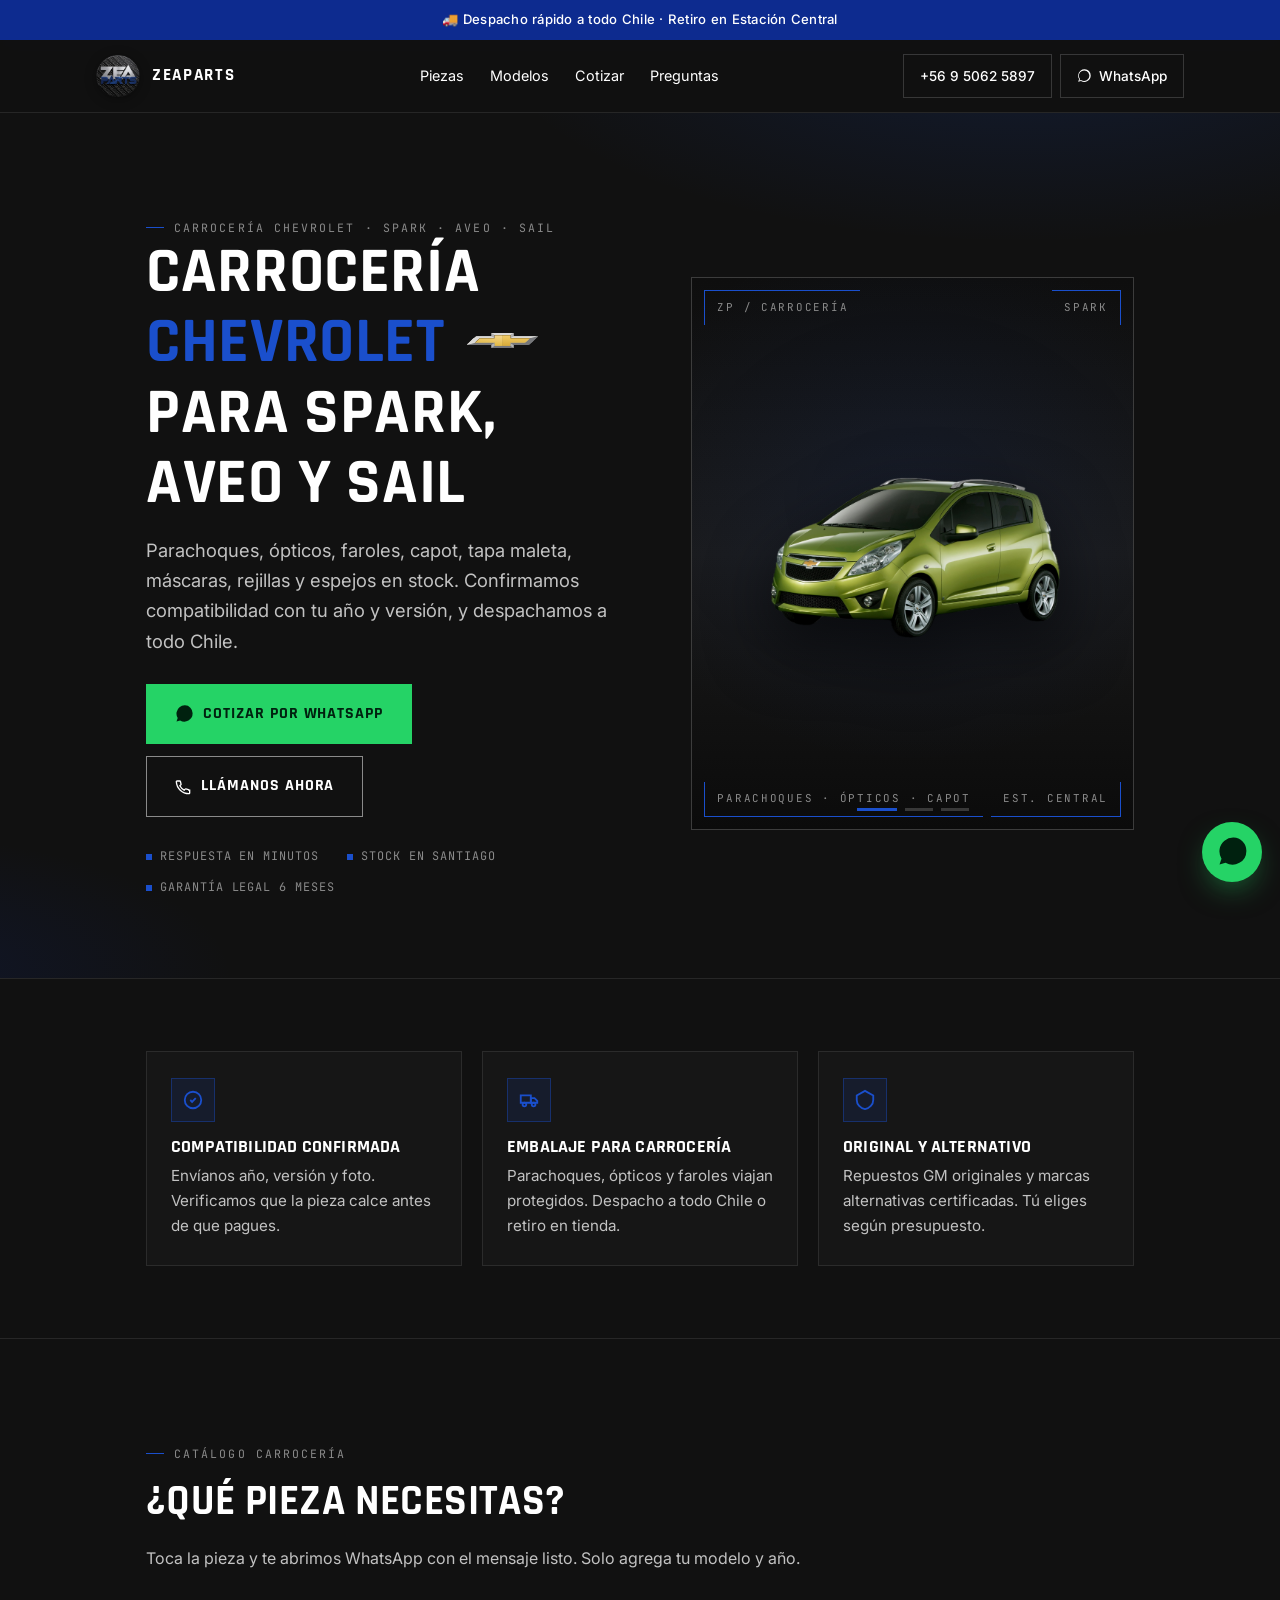
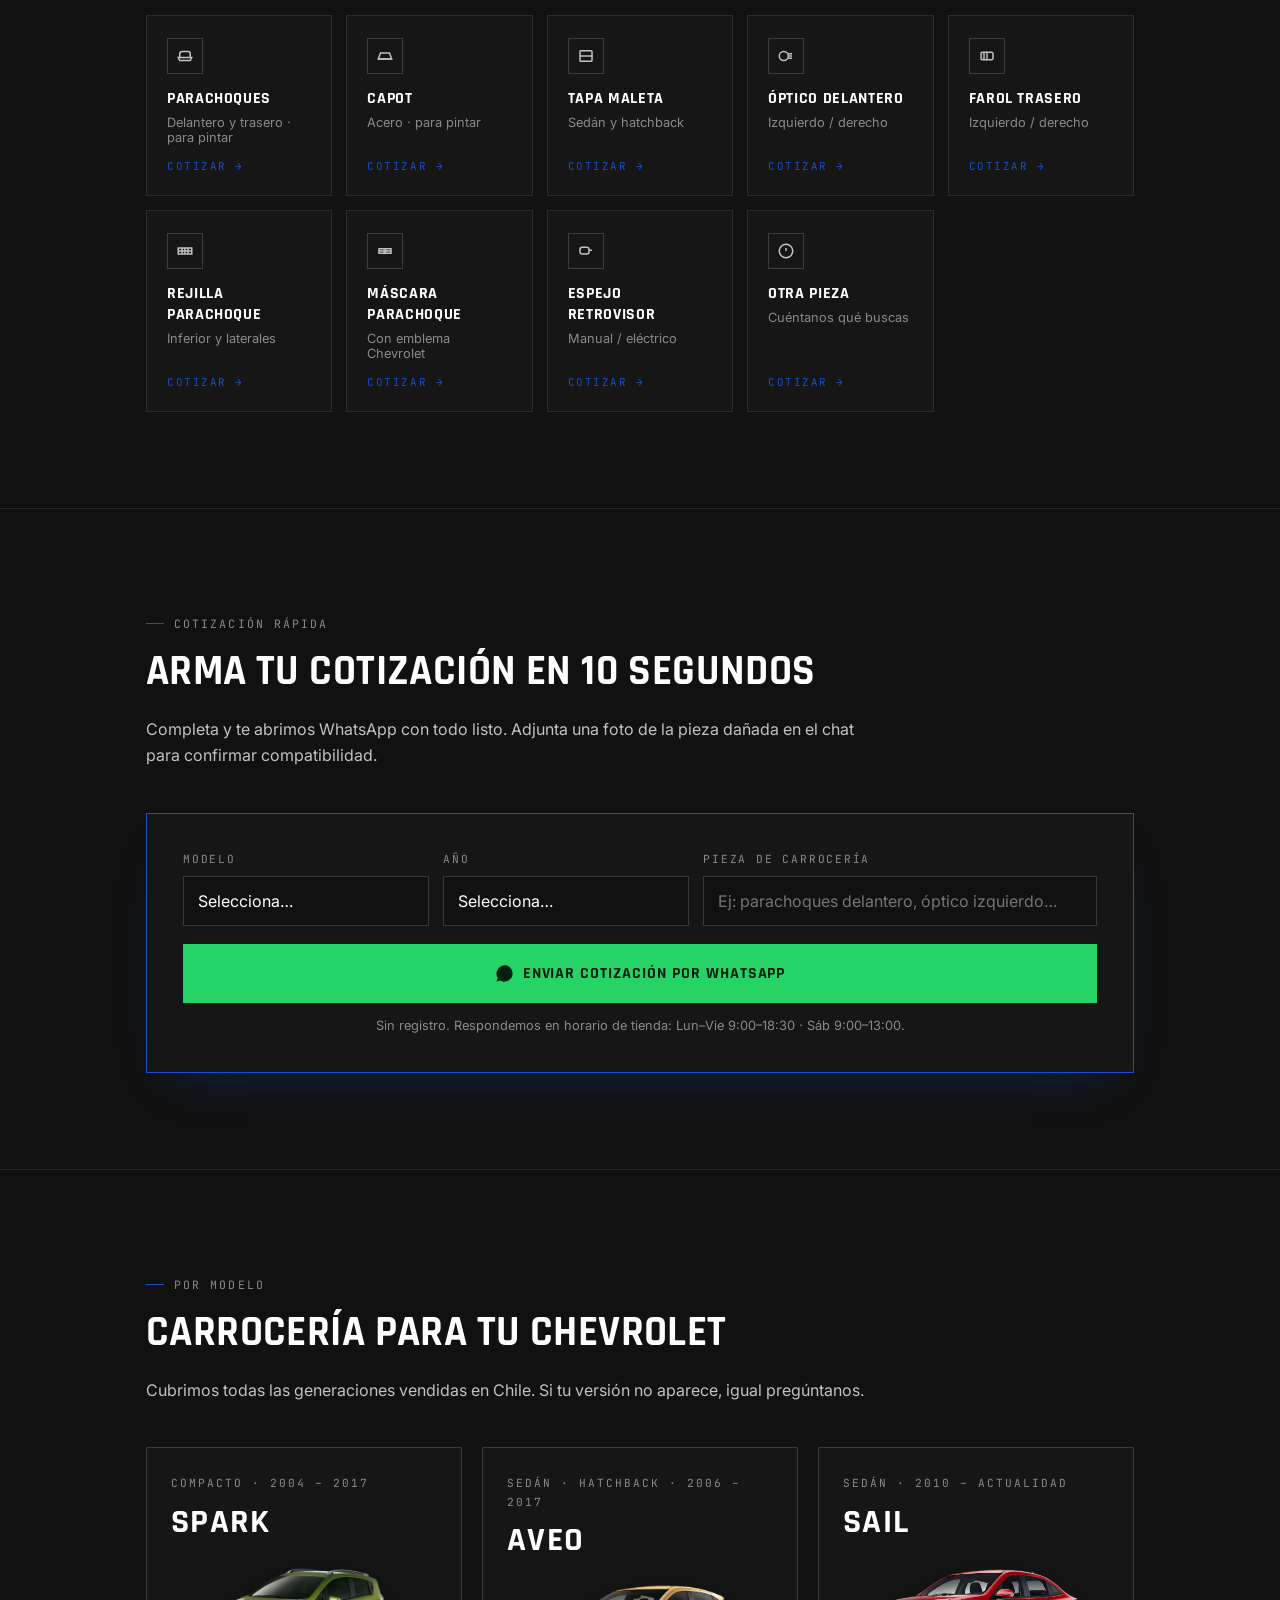
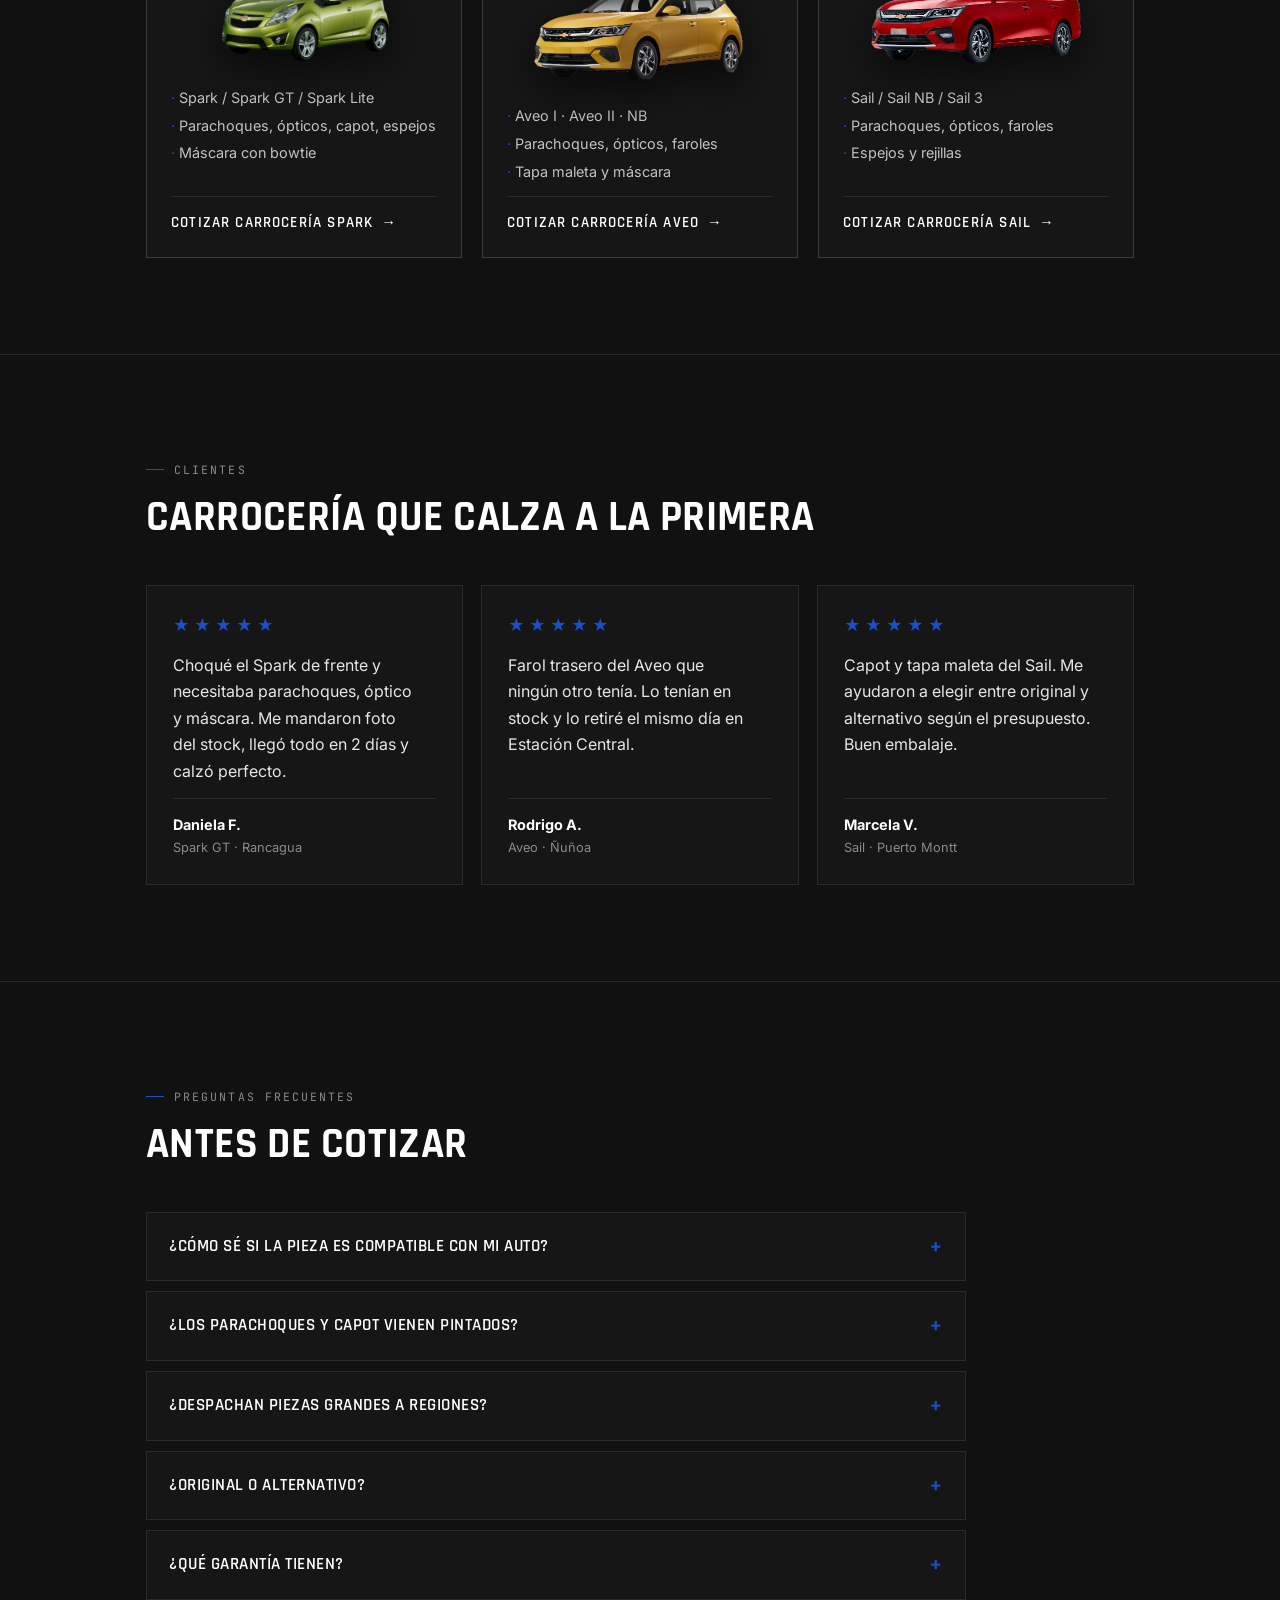
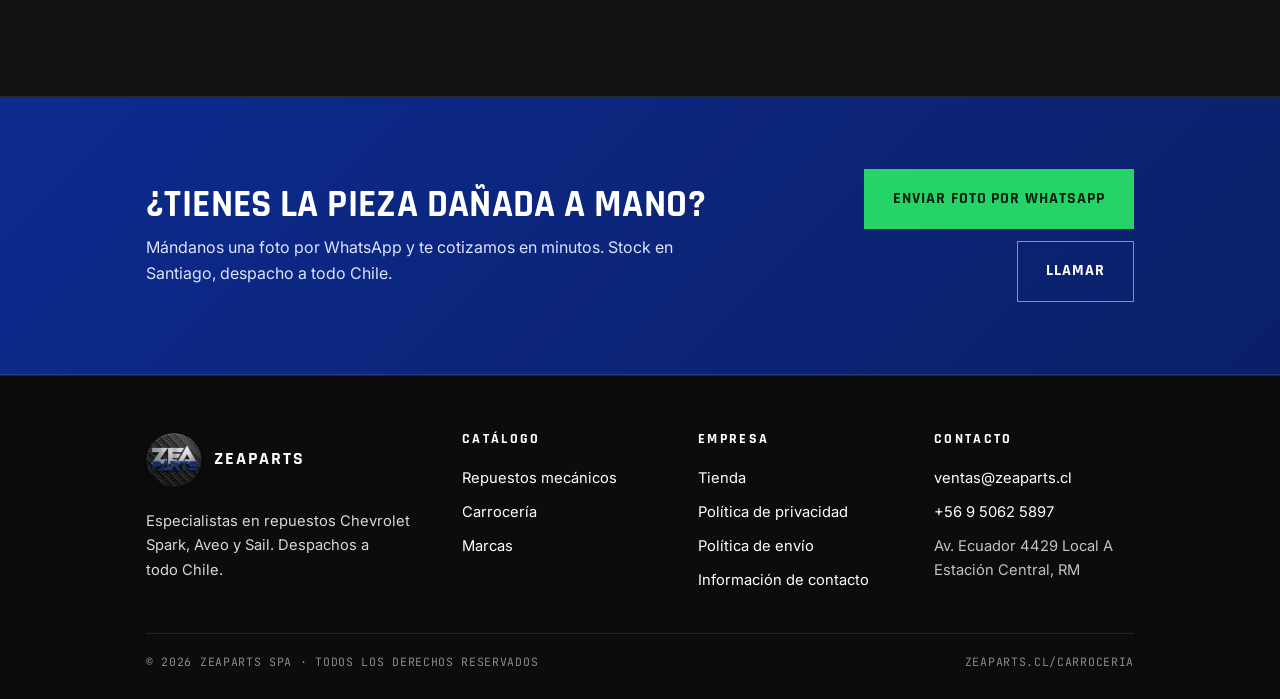
<file: carroceria.html>
<!DOCTYPE html>
<html lang="es">
<head>
<meta charset="UTF-8" />
<!-- Google Tag Manager -->
<script>(function(w,d,s,l,i){w[l]=w[l]||[];w[l].push({'gtm.start':
new Date().getTime(),event:'gtm.js'});var f=d.getElementsByTagName(s)[0],
j=d.createElement(s),dl=l!='dataLayer'?'&l='+l:'';j.async=true;j.src=
'https://www.googletagmanager.com/gtm.js?id='+i+dl;f.parentNode.insertBefore(j,f);
})(window,document,'script','dataLayer','GTM-MKPZRV3S');</script>
<!-- End Google Tag Manager -->
<meta name="viewport" content="width=device-width, initial-scale=1.0" />
<title>Carrocería Chevrolet Spark, Aveo y Sail · Parachoques, Ópticos, Capot · ZEAPARTS</title>
<meta name="description" content="Repuestos de carrocería para Chevrolet Spark, Aveo y Sail: parachoques, focos, capot, tapabarros, espejos, parrillas. Stock en Santiago, despacho a todo Chile. Cotiza por WhatsApp." />
<meta name="theme-color" content="#111111" />
<meta name="robots" content="index, follow" />
<link rel="canonical" href="https://zeaparts.cl/carroceria" />
<link rel="icon" href="/favicon.ico" />
<meta property="og:type" content="website" />
<meta property="og:title" content="Carrocería Chevrolet Spark, Aveo y Sail · ZEAPARTS" />
<meta property="og:description" content="Parachoques, ópticos, faroles, capot, tapa maleta y más. Stock en Santiago, despacho a todo Chile." />
<meta property="og:url" content="https://zeaparts.cl/carroceria" />
<meta property="og:locale" content="es_CL" />
<link rel="preconnect" href="https://fonts.googleapis.com" />
<link rel="preconnect" href="https://fonts.gstatic.com" crossorigin />
<link href="https://fonts.googleapis.com/css2?family=Rajdhani:wght@600;700&family=Inter:wght@400;500;600&family=JetBrains+Mono:wght@400;500&display=swap" rel="stylesheet" />
<link rel="stylesheet" href="assets/legal.css" />
<script type="application/ld+json">
{"@context":"https://schema.org","@type":"AutoPartsStore","name":"ZEAPARTS SPA","url":"https://zeaparts.cl/carroceria","telephone":"+56950625897","email":"ventas@zeaparts.cl","address":{"@type":"PostalAddress","streetAddress":"Av. Ecuador 4429 Local A","addressLocality":"Estación Central","addressRegion":"Región Metropolitana","addressCountry":"CL"},"areaServed":"CL","makesOffer":{"@type":"Offer","itemOffered":{"@type":"Product","name":"Repuestos de carrocería Chevrolet Spark, Aveo y Sail","category":"Carrocería automotriz"}}}
</script>
<style>
/* ---- Página carrocería: extensiones sobre legal.css ---- */
:root{--bowtie:#d4a017}
.chevrolet-bowtie{display:inline-block;width:1.1em;height:auto;vertical-align:middle;margin-left:8px;margin-bottom:.15em}
.nav-cta.nav-tel{display:none}
@media(min-width:880px){.nav-cta.nav-tel{display:inline-flex}}
.nav-actions{display:flex;gap:8px}
.anchor{display:block;position:relative;top:-80px;height:0;visibility:hidden}

/* HERO */
.lp-hero{position:relative;padding:clamp(48px,8vw,96px) 0 clamp(48px,7vw,80px);border-bottom:1px solid var(--line);overflow:hidden}
.lp-hero::before{content:"";position:absolute;inset:0;pointer-events:none;background:radial-gradient(900px 360px at 80% -10%,rgba(26,79,204,.18),transparent 60%),radial-gradient(600px 240px at -10% 100%,rgba(13,43,143,.2),transparent 60%)}
.lp-hero .container{position:relative}
.lp-hero-grid{display:grid;gap:clamp(28px,6vw,56px);grid-template-columns:1fr;align-items:center}
@media(min-width:960px){.lp-hero-grid{grid-template-columns:1.05fr .95fr}}
.lp-hero h1{font-size:clamp(2.1rem,5.6vw,4rem);margin-bottom:16px;text-wrap:balance}
.lp-hero h1 .accent{color:var(--blue-mid)}
.lp-hero .lead{font-size:clamp(1rem,1.6vw,1.15rem);color:var(--silver);max-width:56ch;margin-bottom:28px}
.lp-ctas{display:flex;flex-direction:column;gap:12px;max-width:420px}
@media(min-width:520px){.lp-ctas{flex-direction:row;flex-wrap:wrap;max-width:none}}
.lp-trust{margin-top:30px;display:flex;flex-wrap:wrap;gap:12px 28px;font-family:var(--font-mono);font-size:.74rem;letter-spacing:.08em;text-transform:uppercase;color:var(--silver-dim)}
.lp-trust span{display:inline-flex;align-items:center;gap:8px}
.lp-trust span::before{content:"";width:6px;height:6px;background:var(--blue-mid);display:inline-block}

/* Hero visual: 3 modelos */
.lp-visual{position:relative;aspect-ratio:4/5;background:var(--black-2);border:1px solid var(--line-strong);overflow:hidden}
.lp-visual::before{content:"";position:absolute;inset:0;background:radial-gradient(120% 80% at 50% 40%,rgba(26,79,204,.1),transparent 60%),linear-gradient(180deg,#0e0e0e 0%,#1a1a1a 50%,#0b0b0b 100%)}
.lp-slide{position:absolute;inset:0;opacity:0;transition:opacity .9s ease;display:flex;align-items:center;justify-content:center}
.lp-slide.is-active{opacity:1}
.lp-slide img{width:100%;height:100%;object-fit:contain;object-position:center 55%;padding:12% 8% 16%;filter:drop-shadow(0 24px 32px rgba(0,0,0,.6))}
.lp-corner{position:absolute;font-family:var(--font-mono);font-size:.68rem;color:var(--silver-dim);letter-spacing:.16em;text-transform:uppercase;padding:8px 12px;z-index:2}
.lp-corner.tl{top:12px;left:12px;border-top:1px solid var(--blue-mid);border-left:1px solid var(--blue-mid)}
.lp-corner.tr{top:12px;right:12px;border-top:1px solid var(--blue-mid);border-right:1px solid var(--blue-mid);text-align:right}
.lp-corner.bl{bottom:12px;left:12px;border-bottom:1px solid var(--blue-mid);border-left:1px solid var(--blue-mid)}
.lp-corner.br{bottom:12px;right:12px;border-bottom:1px solid var(--blue-mid);border-right:1px solid var(--blue-mid);text-align:right}
.lp-dots{position:absolute;left:0;right:0;bottom:18px;display:flex;gap:8px;justify-content:center;z-index:3}
.lp-dots button{width:28px;height:3px;background:rgba(255,255,255,.18);border:0;padding:0;cursor:pointer;transition:all .25s ease}
.lp-dots button[aria-current="true"]{background:var(--blue-mid);width:40px}

/* Sections */
.section{padding:clamp(56px,8vw,96px) 0;border-bottom:1px solid var(--line)}
.section-head{margin-bottom:clamp(28px,5vw,44px);max-width:720px}
.section-head .eyebrow{margin-bottom:16px}
.section-head h2{font-size:clamp(1.6rem,3.6vw,2.6rem)}
.section-head p{color:var(--silver);margin-top:8px}

/* Benefits */
.benefits{padding:clamp(40px,6vw,72px) 0;border-bottom:1px solid var(--line)}
.benefits-grid{display:grid;gap:20px;grid-template-columns:1fr}
@media(min-width:720px){.benefits-grid{grid-template-columns:repeat(3,1fr)}}
.benefit{padding:26px 24px;background:var(--black-2);border:1px solid var(--line)}
.benefit-icon{width:44px;height:44px;display:inline-flex;align-items:center;justify-content:center;background:rgba(26,79,204,.12);color:var(--blue-mid);margin-bottom:16px;border:1px solid rgba(26,79,204,.4)}
.benefit-icon svg{width:22px;height:22px}
.benefit h3{font-size:1.1rem;margin-bottom:6px}
.benefit p{font-size:.95rem;color:var(--silver);margin:0}

/* Parts grid */
.parts-grid{display:grid;gap:14px;grid-template-columns:repeat(auto-fill,minmax(180px,1fr))}
.part{background:var(--black-2);border:1px solid var(--line);padding:22px 20px;text-align:left;cursor:pointer;transition:border-color .2s ease,transform .2s ease;display:flex;flex-direction:column;gap:14px;min-height:130px;color:var(--white);font-family:inherit}
.part:hover{border-color:var(--blue-mid);transform:translateY(-2px)}
.part .ico{width:36px;height:36px;display:inline-flex;align-items:center;justify-content:center;border:1px solid var(--line-strong);color:var(--silver)}
.part .ico svg{width:18px;height:18px}
.part .name{font-family:var(--font-display);font-weight:700;letter-spacing:.04em;text-transform:uppercase;font-size:1rem}
.part .sub{font-size:.8rem;color:var(--silver-dim);margin-top:-8px}
.part .go{margin-top:auto;font-family:var(--font-mono);font-size:.68rem;letter-spacing:.14em;text-transform:uppercase;color:var(--blue-mid)}

/* Models */
.models{display:grid;gap:20px;grid-template-columns:1fr}
@media(min-width:720px){.models{grid-template-columns:repeat(3,1fr)}}
.model{position:relative;padding:26px 24px 22px;background:var(--black-2);border:1px solid var(--line-strong);display:flex;flex-direction:column;gap:12px;transition:border-color .2s,transform .2s;color:var(--white)}
.model:hover{border-color:var(--blue-mid);transform:translateY(-2px);color:var(--white)}
.model .tag{font-family:var(--font-mono);font-size:.7rem;color:var(--silver-dim);letter-spacing:.18em;text-transform:uppercase}
.model h3{font-size:clamp(1.6rem,3vw,2.1rem);margin:0;letter-spacing:.04em}
.model .img{height:120px;display:flex;align-items:center;justify-content:center}
.model .img img{max-height:100%;max-width:100%;object-fit:contain;filter:drop-shadow(0 14px 20px rgba(0,0,0,.6))}
.model ul{list-style:none;padding:0;margin:0;color:var(--silver);font-size:.9rem;display:grid;gap:4px}
.model li::before{content:"· ";color:var(--blue-mid)}
.model .cta{margin-top:auto;display:inline-flex;align-items:center;gap:8px;font-family:var(--font-display);font-weight:600;font-size:.92rem;text-transform:uppercase;letter-spacing:.08em;padding-top:14px;border-top:1px solid var(--line)}
.model .cta::after{content:"→";transition:transform .2s}
.model:hover .cta::after{transform:translateX(4px)}

/* Quote form */
.quote{background:var(--black-2);border:1px solid var(--blue-mid);padding:clamp(24px,4vw,36px);box-shadow:0 24px 48px -28px var(--blue-glow)}
.quote-row{display:grid;gap:14px;grid-template-columns:1fr;margin-bottom:18px}
@media(min-width:720px){.quote-row{grid-template-columns:1fr 1fr 1.6fr}}
.quote label{display:block;font-family:var(--font-mono);font-size:.7rem;letter-spacing:.16em;color:var(--silver-dim);text-transform:uppercase;margin-bottom:8px}
.quote select,.quote input{width:100%;padding:14px;background:var(--black);color:var(--white);border:1px solid var(--line-strong);font-family:var(--font-body);font-size:1rem;appearance:none;-webkit-appearance:none}
.quote select:focus,.quote input:focus{outline:none;border-color:var(--blue-mid)}
.quote .btn{width:100%;padding:18px}
.quote .note{font-size:.8rem;color:var(--silver-dim);margin:12px 0 0;text-align:center}

/* FAQ */
.faq{display:grid;gap:10px;max-width:820px}
.faq details{background:var(--black-2);border:1px solid var(--line)}
.faq summary{list-style:none;cursor:pointer;padding:18px 22px;font-family:var(--font-display);font-weight:600;font-size:1.05rem;letter-spacing:.03em;text-transform:uppercase;display:flex;justify-content:space-between;gap:16px;align-items:center}
.faq summary::-webkit-details-marker{display:none}
.faq summary::after{content:"+";font-family:var(--font-mono);color:var(--blue-mid);font-size:1.2rem}
.faq details[open] summary::after{content:"−"}
.faq details p{padding:0 22px 20px;margin:0;color:var(--silver);font-size:.95rem}

/* Final CTA band */
.band{background:linear-gradient(135deg,var(--blue-primary),#0a1f66);border-bottom:1px solid var(--line)}
.band .container{padding-top:clamp(44px,6vw,72px);padding-bottom:clamp(44px,6vw,72px);display:grid;gap:24px;grid-template-columns:1fr;align-items:center}
@media(min-width:880px){.band .container{grid-template-columns:1.2fr .8fr}}
.band h2{font-size:clamp(1.6rem,3.4vw,2.4rem);margin-bottom:8px}
.band p{color:#dbe3ff;margin:0}
.band .lp-ctas{justify-content:flex-end}
.band .btn-outline{border-color:rgba(255,255,255,.5)}

/* Testimonials */
.tgrid{display:grid;gap:18px;grid-template-columns:1fr}
@media(min-width:720px){.tgrid{grid-template-columns:repeat(3,1fr)}}
.tcard{padding:26px;background:var(--black-2);border:1px solid var(--line);display:flex;flex-direction:column;gap:14px}
.tcard .stars{color:var(--blue-mid);letter-spacing:4px}
.tcard p{margin:0;color:#e6e6e6}
.tcard .who{margin-top:auto;padding-top:14px;border-top:1px solid var(--line);font-size:.9rem}
.tcard .who span{display:block;color:var(--silver-dim);font-size:.8rem}

/* Sticky mobile CTA bar */
.sticky-cta{position:fixed;left:0;right:0;bottom:0;z-index:95;display:grid;grid-template-columns:1fr 1fr;gap:1px;background:var(--line-strong);border-top:1px solid var(--line-strong)}
.sticky-cta a{display:flex;align-items:center;justify-content:center;gap:8px;padding:16px 12px;font-family:var(--font-display);font-weight:700;letter-spacing:.06em;text-transform:uppercase;font-size:.95rem}
.sticky-cta .wa{background:var(--whatsapp);color:#00210f}
.sticky-cta .tel{background:#161616;color:var(--white)}
@media(min-width:880px){.sticky-cta{display:none}}
@media(max-width:879px){body{padding-bottom:62px}.fab-wa{display:none}}
</style>
</head>
<body>
<noscript><iframe src="https://www.googletagmanager.com/ns.html?id=GTM-MKPZRV3S" height="0" width="0" style="display:none;visibility:hidden"></iframe></noscript>

<div class="topbar"><span>🚚 Despacho rápido a todo Chile · Retiro en Estación Central</span></div>

<header class="nav">
  <div class="nav-inner">
    <a class="logo" href="index.html" aria-label="Zeaparts inicio">
      <img src="assets/logo-zeaparts.png" alt="Zeaparts" width="44" height="44" />
      <span class="logo-text">ZEAPARTS</span>
    </a>
    <nav class="nav-links" aria-label="Principal">
      <a href="#piezas">Piezas</a>
      <a href="#modelos">Modelos</a>
      <a href="#cotizar">Cotizar</a>
      <a href="#faq">Preguntas</a>
    </nav>
    <div class="nav-actions">
      <a class="nav-cta nav-tel" href="tel:+56950625897" data-gtm-event="llamar_click" data-gtm-label="carroceria-nav">+56 9 5062 5897</a>
      <a class="nav-cta" href="https://wa.me/56950625897?text=Hola%2C%20necesito%20una%20pieza%20de%20carrocer%C3%ADa%20para%20mi%20Chevrolet" target="_blank" rel="noopener" data-gtm-event="whatsapp_click" data-gtm-label="carroceria-nav">
        <svg viewBox="0 0 24 24" width="14" height="14" fill="currentColor" aria-hidden="true"><path d="M20.5 3.5A11 11 0 0 0 3.6 17.3L2 22l4.8-1.5a11 11 0 0 0 16.7-9.4 11 11 0 0 0-3-7.6Zm-8.5 17a9 9 0 0 1-4.6-1.3l-.3-.2-2.9.9.9-2.8-.2-.3a9 9 0 1 1 7.1 3.7Z"/></svg>
        <span>WhatsApp</span>
      </a>
    </div>
  </div>
</header>

<!-- HERO -->
<section class="lp-hero" data-screen-label="Hero carrocería">
  <div class="container">
    <div class="lp-hero-grid">
      <div>
        <div class="eyebrow"><span>Carrocería Chevrolet · Spark · Aveo · Sail</span></div>
        <h1 id="lpTitle">Carrocería <span class="accent">Chevrolet <img src="assets/chevrolet-bowtie.svg" class="chevrolet-bowtie" alt="" aria-hidden="true" /></span> para Spark, Aveo y Sail</h1>
        <p class="lead" id="lpLead">Parachoques, ópticos, faroles, capot, tapa maleta, máscaras, rejillas y espejos en stock. Confirmamos compatibilidad con tu año y versión, y despachamos a todo Chile.</p>
        <div class="lp-ctas">
          <a class="btn btn-wa" href="https://wa.me/56950625897?text=Hola%2C%20necesito%20una%20pieza%20de%20carrocer%C3%ADa%20para%20mi%20Chevrolet" target="_blank" rel="noopener" data-gtm-event="whatsapp_click" data-gtm-label="carroceria-hero">
            <svg viewBox="0 0 24 24" width="18" height="18" fill="currentColor" aria-hidden="true"><path d="M20.5 3.5A11 11 0 0 0 3.6 17.3L2 22l4.8-1.5a11 11 0 0 0 16.7-9.4 11 11 0 0 0-3-7.6Zm-3.3 10.3c-.3-.2-1.6-.8-1.9-.9-.3-.1-.5-.2-.7.2-.2.3-.7.9-.9 1-.2.2-.3.2-.6 0-1.7-.9-2.9-1.6-4-3.7-.3-.5.3-.5.9-1.6.1-.2 0-.3 0-.5l-1-2.2c-.2-.5-.5-.5-.7-.5h-.6c-.2 0-.5.1-.8.4-.3.4-1 1-1 2.5s1.1 2.9 1.2 3.1c.2.2 2.2 3.4 5.4 4.7 3.2 1.3 3.2.9 3.8.9.6 0 1.7-.7 2-1.4.3-.7.3-1.3.2-1.4-.1-.1-.3-.2-.6-.4Z"/></svg>
            Cotizar por WhatsApp
          </a>
          <a class="btn btn-outline" href="tel:+56950625897" data-gtm-event="llamar_click" data-gtm-label="carroceria-hero">
            <svg viewBox="0 0 24 24" width="16" height="16" fill="none" stroke="currentColor" stroke-width="2" aria-hidden="true"><path d="M22 16.92V21a1 1 0 0 1-1.1 1A19 19 0 0 1 2 4.1 1 1 0 0 1 3 3h4.09a1 1 0 0 1 1 .75l1 4a1 1 0 0 1-.29 1L7.21 10.21a16 16 0 0 0 6.58 6.58l1.46-1.59a1 1 0 0 1 1-.29l4 1a1 1 0 0 1 .75 1Z"/></svg>
            Llámanos ahora
          </a>
        </div>
        <div class="lp-trust">
          <span>Respuesta en minutos</span>
          <span>Stock en Santiago</span>
          <span>Garantía legal 6 meses</span>
        </div>
      </div>
      <div class="lp-visual" aria-hidden="true">
        <div id="lpSlides">
          <div class="lp-slide is-active" data-label="SPARK"><img src="assets/hero-spark-green.png" alt="" loading="eager" decoding="async" /></div>
          <div class="lp-slide" data-label="AVEO"><img src="assets/hero-aveo-yellow.png" alt="" loading="lazy" decoding="async" /></div>
          <div class="lp-slide" data-label="SAIL"><img src="assets/hero-sail-red.png" alt="" loading="lazy" decoding="async" /></div>
        </div>
        <span class="lp-corner tl">ZP / CARROCERÍA</span>
        <span class="lp-corner tr" id="lpCorner">SPARK</span>
        <span class="lp-corner bl">PARACHOQUES · ÓPTICOS · CAPOT</span>
        <span class="lp-corner br">EST. CENTRAL</span>
        <div class="lp-dots" id="lpDots"></div>
      </div>
    </div>
  </div>
</section>

<!-- BENEFITS -->
<section class="benefits" aria-label="Beneficios">
  <div class="container">
    <div class="benefits-grid">
      <div class="benefit">
        <span class="benefit-icon" aria-hidden="true"><svg viewBox="0 0 24 24" fill="none" stroke="currentColor" stroke-width="2"><path d="m9 12 2 2 4-4"/><circle cx="12" cy="12" r="9"/></svg></span>
        <h3>Compatibilidad confirmada</h3>
        <p>Envíanos año, versión y foto. Verificamos que la pieza calce antes de que pagues.</p>
      </div>
      <div class="benefit">
        <span class="benefit-icon" aria-hidden="true"><svg viewBox="0 0 24 24" fill="none" stroke="currentColor" stroke-width="2"><path d="M3 7h11v8H3z"/><path d="M14 10h4l3 3v2h-7z"/><circle cx="7" cy="17" r="2"/><circle cx="17" cy="17" r="2"/></svg></span>
        <h3>Embalaje para carrocería</h3>
        <p>Parachoques, ópticos y faroles viajan protegidos. Despacho a todo Chile o retiro en tienda.</p>
      </div>
      <div class="benefit">
        <span class="benefit-icon" aria-hidden="true"><svg viewBox="0 0 24 24" fill="none" stroke="currentColor" stroke-width="2"><path d="M12 2 3 7v5c0 5 4 9 9 10 5-1 9-5 9-10V7z"/></svg></span>
        <h3>Original y alternativo</h3>
        <p>Repuestos GM originales y marcas alternativas certificadas. Tú eliges según presupuesto.</p>
      </div>
    </div>
  </div>
</section>

<!-- PIEZAS -->
<section class="section" id="piezas" data-screen-label="Piezas de carrocería">
  <span id="spark" class="anchor" aria-hidden="true"></span><span id="aveo" class="anchor" aria-hidden="true"></span><span id="sail" class="anchor" aria-hidden="true"></span>
  <div class="container">
    <div class="section-head">
      <div class="eyebrow"><span>Catálogo carrocería</span></div>
      <h2 id="piezasTitle">¿Qué pieza necesitas?</h2>
      <p id="piezasLead">Toca la pieza y te abrimos WhatsApp con el mensaje listo. Solo agrega tu modelo y año.</p>
    </div>
    <div class="parts-grid" id="partsGrid"><button class="part" data-part="Parachoques"><span class="ico"><svg viewBox="0 0 24 24" fill="none" stroke="currentColor" stroke-width="2"><path d="M3 14h18l-2 4H5z"/><path d="M5 14V9a3 3 0 0 1 3-3h8a3 3 0 0 1 3 3v5"/></svg></span><span class="name">Parachoques</span><span class="sub">Delantero y trasero · para pintar</span><span class="go">Cotizar →</span></button><button class="part" data-part="Capot"><span class="ico"><svg viewBox="0 0 24 24" fill="none" stroke="currentColor" stroke-width="2"><path d="M3 16 6 8h12l3 8z"/><path d="M3 16h18"/></svg></span><span class="name">Capot</span><span class="sub">Acero · para pintar</span><span class="go">Cotizar →</span></button><button class="part" data-part="Tapa maleta"><span class="ico"><svg viewBox="0 0 24 24" fill="none" stroke="currentColor" stroke-width="2"><rect x="4" y="5" width="16" height="14" rx="1"/><path d="M4 12h16"/></svg></span><span class="name">Tapa maleta</span><span class="sub">Sedán y hatchback</span><span class="go">Cotizar →</span></button><button class="part" data-part="Óptico delantero"><span class="ico"><svg viewBox="0 0 24 24" fill="none" stroke="currentColor" stroke-width="2"><circle cx="9" cy="12" r="6"/><path d="M15 9h5M15 12h5M15 15h5"/></svg></span><span class="name">Óptico delantero</span><span class="sub">Izquierdo / derecho</span><span class="go">Cotizar →</span></button><button class="part" data-part="Farol trasero"><span class="ico"><svg viewBox="0 0 24 24" fill="none" stroke="currentColor" stroke-width="2"><rect x="4" y="7" width="16" height="10" rx="2"/><path d="M8 7v10M12 7v10"/></svg></span><span class="name">Farol trasero</span><span class="sub">Izquierdo / derecho</span><span class="go">Cotizar →</span></button><button class="part" data-part="Rejilla parachoque"><span class="ico"><svg viewBox="0 0 24 24" fill="none" stroke="currentColor" stroke-width="2"><rect x="3" y="8" width="18" height="8"/><path d="M3 12h18M8 8v8M12 8v8M16 8v8"/></svg></span><span class="name">Rejilla parachoque</span><span class="sub">Inferior y laterales</span><span class="go">Cotizar →</span></button><button class="part" data-part="Máscara parachoque"><span class="ico"><svg viewBox="0 0 24 24" fill="none" stroke="currentColor" stroke-width="2"><path d="M4 9h16v6H4z"/><path d="M4 12h16"/><circle cx="12" cy="12" r="1.5"/></svg></span><span class="name">Máscara parachoque</span><span class="sub">Con emblema Chevrolet</span><span class="go">Cotizar →</span></button><button class="part" data-part="Espejo retrovisor"><span class="ico"><svg viewBox="0 0 24 24" fill="none" stroke="currentColor" stroke-width="2"><rect x="4" y="7" width="12" height="9" rx="3"/><path d="M16 11h4"/></svg></span><span class="name">Espejo retrovisor</span><span class="sub">Manual / eléctrico</span><span class="go">Cotizar →</span></button><button class="part" data-part="Otra pieza de carrocería"><span class="ico"><svg viewBox="0 0 24 24" fill="none" stroke="currentColor" stroke-width="2"><circle cx="12" cy="12" r="9"/><path d="M12 8v4M12 16h.01"/></svg></span><span class="name">Otra pieza</span><span class="sub">Cuéntanos qué buscas</span><span class="go">Cotizar →</span></button></div>
  </div>
</section>

<!-- COTIZAR -->
<section class="section" id="cotizar" data-screen-label="Formulario cotización">
  <div class="container">
    <div class="section-head">
      <div class="eyebrow"><span>Cotización rápida</span></div>
      <h2>Arma tu cotización en 10 segundos</h2>
      <p>Completa y te abrimos WhatsApp con todo listo. Adjunta una foto de la pieza dañada en el chat para confirmar compatibilidad.</p>
    </div>
    <div class="quote">
      <form id="lpForm" novalidate>
        <div class="quote-row">
          <div><label for="lp-model">Modelo</label><select id="lp-model" required><option value="">Selecciona…</option><option>Spark</option><option>Spark GT</option><option>Aveo</option><option>Sail</option></select></div>
          <div><label for="lp-year">Año</label><select id="lp-year"><option value="">Selecciona…</option></select></div>
          <div><label for="lp-part">Pieza de carrocería</label><input id="lp-part" type="text" list="lp-parts" placeholder="Ej: parachoques delantero, óptico izquierdo…" required /><datalist id="lp-parts"></datalist></div>
        </div>
        <button class="btn btn-wa" type="submit">
          <svg viewBox="0 0 24 24" width="18" height="18" fill="currentColor" aria-hidden="true"><path d="M20.5 3.5A11 11 0 0 0 3.6 17.3L2 22l4.8-1.5a11 11 0 0 0 16.7-9.4 11 11 0 0 0-3-7.6Z"/></svg>
          Enviar cotización por WhatsApp
        </button>
        <p class="note">Sin registro. Respondemos en horario de tienda: Lun–Vie 9:00–18:30 · Sáb 9:00–13:00.</p>
      </form>
    </div>
  </div>
</section>

<!-- MODELOS -->
<section class="section" id="modelos" data-screen-label="Modelos">
  <div class="container">
    <div class="section-head">
      <div class="eyebrow"><span>Por modelo</span></div>
      <h2>Carrocería para tu Chevrolet</h2>
      <p>Cubrimos todas las generaciones vendidas en Chile. Si tu versión no aparece, igual pregúntanos.</p>
    </div>
    <div class="models">
      <a class="model" href="https://wa.me/56950625897?text=Hola%2C%20necesito%20una%20pieza%20de%20carrocer%C3%ADa%20para%20mi%20Chevrolet%20Spark" target="_blank" rel="noopener" data-gtm-event="whatsapp_click" data-gtm-label="carroceria-modelo-spark">
        <span class="tag">Compacto · 2004 – 2017</span>
        <h3>Spark</h3>
        <div class="img"><img src="assets/hero-spark-green.png" alt="Chevrolet Spark" loading="lazy" /></div>
        <ul><li>Spark / Spark GT / Spark Lite</li><li>Parachoques, ópticos, capot, espejos</li><li>Máscara con bowtie</li></ul>
        <span class="cta">Cotizar carrocería Spark</span>
      </a>
      <a class="model" href="https://wa.me/56950625897?text=Hola%2C%20necesito%20una%20pieza%20de%20carrocer%C3%ADa%20para%20mi%20Chevrolet%20Aveo" target="_blank" rel="noopener" data-gtm-event="whatsapp_click" data-gtm-label="carroceria-modelo-aveo">
        <span class="tag">Sedán · Hatchback · 2006 – 2017</span>
        <h3>Aveo</h3>
        <div class="img"><img src="assets/hero-aveo-yellow.png" alt="Chevrolet Aveo" loading="lazy" /></div>
        <ul><li>Aveo I · Aveo II · NB</li><li>Parachoques, ópticos, faroles</li><li>Tapa maleta y máscara</li></ul>
        <span class="cta">Cotizar carrocería Aveo</span>
      </a>
      <a class="model" href="https://wa.me/56950625897?text=Hola%2C%20necesito%20una%20pieza%20de%20carrocer%C3%ADa%20para%20mi%20Chevrolet%20Sail" target="_blank" rel="noopener" data-gtm-event="whatsapp_click" data-gtm-label="carroceria-modelo-sail">
        <span class="tag">Sedán · 2010 – actualidad</span>
        <h3>Sail</h3>
        <div class="img"><img src="assets/hero-sail-red.png" alt="Chevrolet Sail" loading="lazy" /></div>
        <ul><li>Sail / Sail NB / Sail 3</li><li>Parachoques, ópticos, faroles</li><li>Espejos y rejillas</li></ul>
        <span class="cta">Cotizar carrocería Sail</span>
      </a>
    </div>
  </div>
</section>

<!-- TESTIMONIOS -->
<section class="section" data-screen-label="Testimonios">
  <div class="container">
    <div class="section-head">
      <div class="eyebrow"><span>Clientes</span></div>
      <h2>Carrocería que calza a la primera</h2>
    </div>
    <div class="tgrid">
      <div class="tcard"><div class="stars">★★★★★</div><p>Choqué el Spark de frente y necesitaba parachoques, óptico y máscara. Me mandaron foto del stock, llegó todo en 2 días y calzó perfecto.</p><div class="who"><b>Daniela F.</b><span>Spark GT · Rancagua</span></div></div>
      <div class="tcard"><div class="stars">★★★★★</div><p>Farol trasero del Aveo que ningún otro tenía. Lo tenían en stock y lo retiré el mismo día en Estación Central.</p><div class="who"><b>Rodrigo A.</b><span>Aveo · Ñuñoa</span></div></div>
      <div class="tcard"><div class="stars">★★★★★</div><p>Capot y tapa maleta del Sail. Me ayudaron a elegir entre original y alternativo según el presupuesto. Buen embalaje.</p><div class="who"><b>Marcela V.</b><span>Sail · Puerto Montt</span></div></div>
    </div>
  </div>
</section>

<!-- FAQ -->
<section class="section" id="faq" data-screen-label="Preguntas frecuentes">
  <div class="container">
    <div class="section-head">
      <div class="eyebrow"><span>Preguntas frecuentes</span></div>
      <h2>Antes de cotizar</h2>
    </div>
    <div class="faq">
      <details><summary>¿Cómo sé si la pieza es compatible con mi auto?</summary><p>Envíanos modelo, año, versión y una foto de la pieza actual por WhatsApp. Verificamos compatibilidad antes de confirmar la venta. Si tienes el número de chasis (VIN), aún mejor.</p></details>
      <details><summary>¿Los parachoques y capot vienen pintados?</summary><p>No. Vienen con imprimación lista para pintar al color de tu vehículo. Esto garantiza un match exacto de color en el taller de pintura.</p></details>
      <details><summary>¿Despachan piezas grandes a regiones?</summary><p>Sí. Parachoques, capot y tapas maleta viajan con embalaje reforzado a todo Chile vía Starken, Chilexpress o Bluexpress. El costo depende del destino y se informa antes de pagar.</p></details>
      <details><summary>¿Original o alternativo?</summary><p>Trabajamos ambos. El original GM garantiza ajuste perfecto; el alternativo certificado es más económico con muy buen calce. Te mostramos las dos opciones con precio.</p></details>
      <details><summary>¿Qué garantía tienen?</summary><p>Garantía legal de 6 meses según la Ley 19.496 para productos nuevos, y derecho a retracto de 10 días en compras a distancia si la pieza no fue instalada ni pintada.</p></details>
    </div>
  </div>
</section>

<!-- CTA FINAL -->
<section class="band" data-screen-label="CTA final">
  <div class="container">
    <div>
      <h2>¿Tienes la pieza dañada a mano?</h2>
      <p>Mándanos una foto por WhatsApp y te cotizamos en minutos. Stock en Santiago, despacho a todo Chile.</p>
    </div>
    <div class="lp-ctas">
      <a class="btn btn-wa" href="https://wa.me/56950625897?text=Hola%2C%20te%20env%C3%ADo%20foto%20de%20la%20pieza%20de%20carrocer%C3%ADa%20que%20necesito" target="_blank" rel="noopener" data-gtm-event="whatsapp_click" data-gtm-label="carroceria-cta-final">Enviar foto por WhatsApp</a>
      <a class="btn btn-outline" href="tel:+56950625897" data-gtm-event="llamar_click" data-gtm-label="carroceria-cta-final">Llamar</a>
    </div>
  </div>
</section>

<footer class="footer">
  <div class="container">
    <div class="footer-grid">
      <div>
        <a class="logo" href="index.html"><img src="assets/logo-zeaparts.png" alt="Zeaparts" width="56" height="56" /><span class="logo-text">ZEAPARTS</span></a>
        <p style="margin-top:14px;max-width:32ch;">Especialistas en repuestos Chevrolet Spark, Aveo y Sail. Despachos a todo Chile.</p>
      </div>
      <div><h4>Catálogo</h4><ul><li><a href="index.html#modelos">Repuestos mecánicos</a></li><li><a href="#piezas">Carrocería</a></li><li><a href="index.html#marcas">Marcas</a></li></ul></div>
      <div><h4>Empresa</h4><ul><li><a href="index.html#tienda">Tienda</a></li><li><a href="politica-privacidad.html">Política de privacidad</a></li><li><a href="politica-envio.html">Política de envío</a></li><li><a href="contacto.html">Información de contacto</a></li></ul></div>
      <div><h4>Contacto</h4><ul><li><a href="mailto:ventas@zeaparts.cl">ventas@zeaparts.cl</a></li><li><a href="tel:+56950625897" data-gtm-event="llamar_click" data-gtm-label="carroceria-footer">+56 9 5062 5897</a></li><li>Av. Ecuador 4429 Local A<br />Estación Central, RM</li></ul></div>
    </div>
    <div class="legal-bar"><span>© <span id="year"></span> Zeaparts SPA · Todos los derechos reservados</span><span>zeaparts.cl/carroceria</span></div>
  </div>
</footer>

<a class="fab-wa" href="https://wa.me/56950625897?text=Hola%2C%20necesito%20una%20pieza%20de%20carrocer%C3%ADa%20para%20mi%20Chevrolet" target="_blank" rel="noopener" aria-label="Cotizar por WhatsApp" data-gtm-event="whatsapp_click" data-gtm-label="carroceria-fab">
  <svg viewBox="0 0 24 24" fill="currentColor" aria-hidden="true"><path d="M20.5 3.5A11 11 0 0 0 3.6 17.3L2 22l4.8-1.5a11 11 0 0 0 16.7-9.4 11 11 0 0 0-3-7.6Zm-3.3 10.3c-.3-.2-1.6-.8-1.9-.9-.3-.1-.5-.2-.7.2-.2.3-.7.9-.9 1-.2.2-.3.2-.6 0-1.7-.9-2.9-1.6-4-3.7-.3-.5.3-.5.9-1.6.1-.2 0-.3 0-.5l-1-2.2c-.2-.5-.5-.5-.7-.5h-.6c-.2 0-.5.1-.8.4-.3.4-1 1-1 2.5s1.1 2.9 1.2 3.1c.2.2 2.2 3.4 5.4 4.7 3.2 1.3 3.2.9 3.8.9.6 0 1.7-.7 2-1.4.3-.7.3-1.3.2-1.4-.1-.1-.3-.2-.6-.4Z"/></svg>
</a>

<div class="sticky-cta" aria-label="Acciones rápidas">
  <a class="tel" href="tel:+56950625897" data-gtm-event="llamar_click" data-gtm-label="carroceria-sticky">Llamar</a>
  <a class="wa" href="https://wa.me/56950625897?text=Hola%2C%20necesito%20una%20pieza%20de%20carrocer%C3%ADa%20para%20mi%20Chevrolet" target="_blank" rel="noopener" data-gtm-event="whatsapp_click" data-gtm-label="carroceria-sticky">WhatsApp</a>
</div>

<script>
(function(){
  const WA = 'https://wa.me/56950625897?text=';
  window.dataLayer = window.dataLayer || [];
  const push = (event, label, extra) => window.dataLayer.push(Object.assign({ event, gtm_label: label, page: 'carroceria' }, extra || {}));

  // Page-level conversion context
  push('landing_view', 'carroceria');

  // Dynamic headline from ad (?modelo=spark|aveo|sail) for message match
  const params = new URLSearchParams(location.search);
  const NAMES = { spark: 'Spark', aveo: 'Aveo', sail: 'Sail' };
  const hashModel = location.hash.replace('#','').toLowerCase();
  const modelo = (params.get('modelo') || (NAMES[hashModel] ? hashModel : '')).toLowerCase();
  if (NAMES[modelo]) {
    const n = NAMES[modelo];
    document.getElementById('piezasTitle').textContent = `¿Qué pieza necesitas para tu ${n}?`;
    document.getElementById('piezasLead').textContent = `Carrocería Chevrolet ${n}: toca la pieza y te abrimos WhatsApp con el mensaje listo. Solo agrega el año.`;
    push('landing_view', 'carroceria-' + modelo);
    document.getElementById('lpTitle').innerHTML = `Carrocería <span class="accent">Chevrolet <img src="assets/chevrolet-bowtie.svg" class="chevrolet-bowtie" alt="" aria-hidden="true" /></span> ${n}`;
    document.getElementById('lpLead').textContent = `Parachoques, ópticos, faroles, capot, tapa maleta, máscaras, rejillas y espejos para Chevrolet ${n} en stock. Confirmamos compatibilidad con tu año y versión, y despachamos a todo Chile.`;
    const sel = document.getElementById('lp-model'); if (sel) sel.value = n;
    document.title = `Carrocería Chevrolet ${n} · Parachoques, Ópticos, Capot · ZEAPARTS`;
  }

  // Delegated click tracking for every CTA with data-gtm-event
  document.addEventListener('click', e => {
    const el = e.target.closest('[data-gtm-event]');
    if (!el) return;
    push(el.dataset.gtmEvent, el.dataset.gtmLabel || '', { href: el.getAttribute('href') });
  });

  // Hero slideshow
  (function(){
    const slides=[...document.querySelectorAll('#lpSlides .lp-slide')], dots=document.getElementById('lpDots'), corner=document.getElementById('lpCorner');
    let i=0, t;
    slides.forEach((s,k)=>{const b=document.createElement('button');b.type='button';b.setAttribute('aria-label','Slide '+(k+1));b.onclick=()=>go(k);dots.appendChild(b);});
    function go(k){i=(k+slides.length)%slides.length;slides.forEach((s,j)=>s.classList.toggle('is-active',j===i));[...dots.children].forEach((d,j)=>d.setAttribute('aria-current',j===i?'true':'false'));corner.textContent=slides[i].dataset.label;}
    const start=()=>{clearInterval(t);t=setInterval(()=>go(i+1),4200)};
    const startIdx = {spark:0,aveo:1,sail:2}[modelo]; go(startIdx ?? 0); start();
    const v=document.querySelector('.lp-visual'); v.addEventListener('mouseenter',()=>clearInterval(t)); v.addEventListener('mouseleave',start);
  })();

  // Parts grid → WhatsApp
  const partNames = [];
  document.querySelectorAll('#partsGrid .part').forEach(b => {
    partNames.push(b.dataset.part);
    b.addEventListener('click', () => {
      const m = document.getElementById('lp-model').value;
      const msg = `Hola, necesito ${b.dataset.part.toLowerCase()} para mi Chevrolet${m ? ' ' + m : ''}`;
      push('whatsapp_click', 'carroceria-pieza', { pieza: b.dataset.part });
      window.open(WA + encodeURIComponent(msg), '_blank', 'noopener');
    });
  });
  const dl = document.getElementById('lp-parts');
  partNames.forEach(p => { const o = document.createElement('option'); o.value = p; dl.appendChild(o); });

  // Years
  const sy = document.getElementById('lp-year');
  for (let y = 2026; y >= 2004; y--) { const o = document.createElement('option'); o.value = y; o.textContent = y; sy.appendChild(o); }

  // Form → WhatsApp
  document.getElementById('lpForm').addEventListener('submit', e => {
    e.preventDefault();
    const m = document.getElementById('lp-model').value.trim();
    const y = sy.value.trim();
    const p = document.getElementById('lp-part').value.trim();
    if (!m || !p) { (m ? document.getElementById('lp-part') : document.getElementById('lp-model')).focus(); return; }
    const msg = `Hola, necesito ${p} para mi Chevrolet ${m}${y ? ' ' + y : ''}. ¿Tienen stock?`;
    push('whatsapp_click', 'carroceria-formulario', { modelo: m, anio: y, pieza: p });
    push('generate_lead', 'carroceria-formulario');
    window.open(WA + encodeURIComponent(msg), '_blank', 'noopener');
  });

  // FAQ engagement
  document.querySelectorAll('.faq details').forEach(d => d.addEventListener('toggle', () => { if (d.open) push('faq_open', d.querySelector('summary').textContent.trim()); }));

  // Scroll depth (25/50/75/100) once each
  const marks = [25,50,75,100], fired = new Set();
  addEventListener('scroll', () => {
    const pct = Math.round((scrollY + innerHeight) / document.documentElement.scrollHeight * 100);
    marks.forEach(mk => { if (pct >= mk && !fired.has(mk)) { fired.add(mk); push('scroll_depth', String(mk)); } });
  }, { passive: true });

  document.getElementById('year').textContent = new Date().getFullYear();
})();
</script>
</body>
</html>
</file>
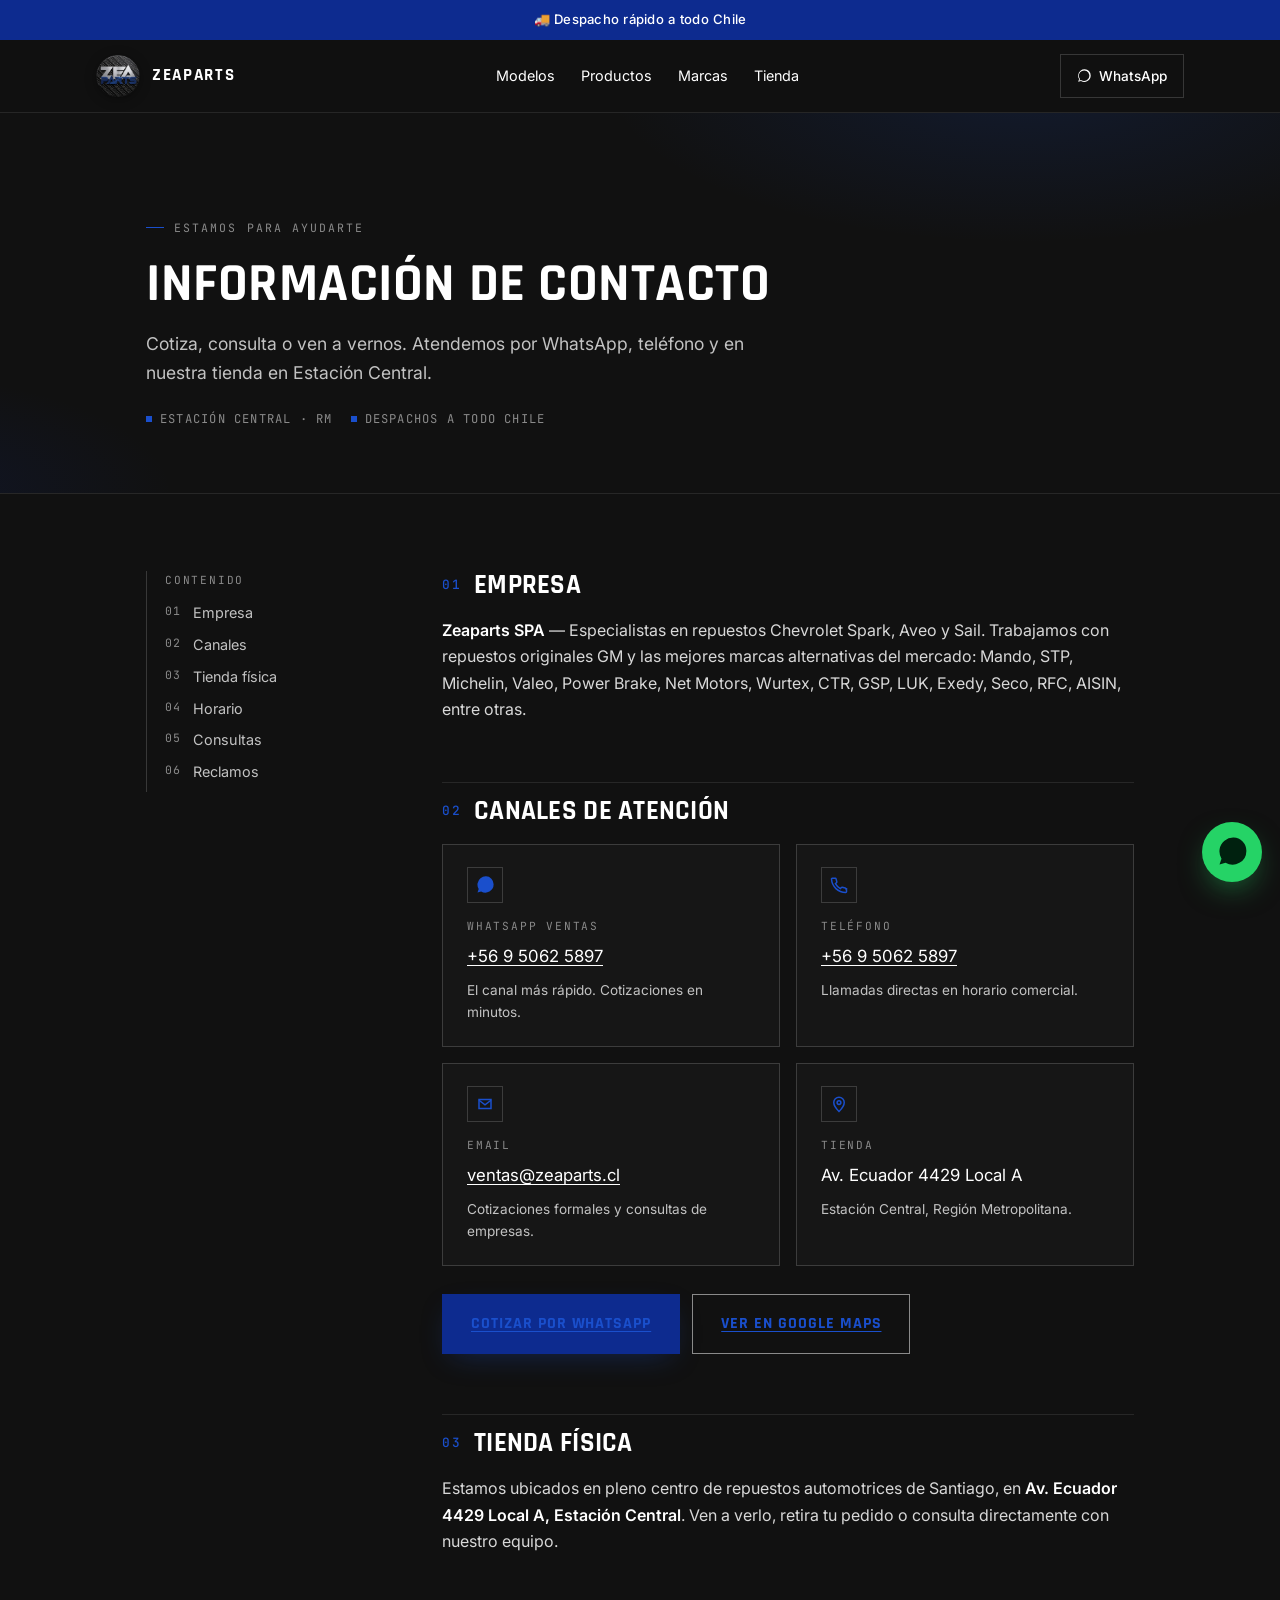
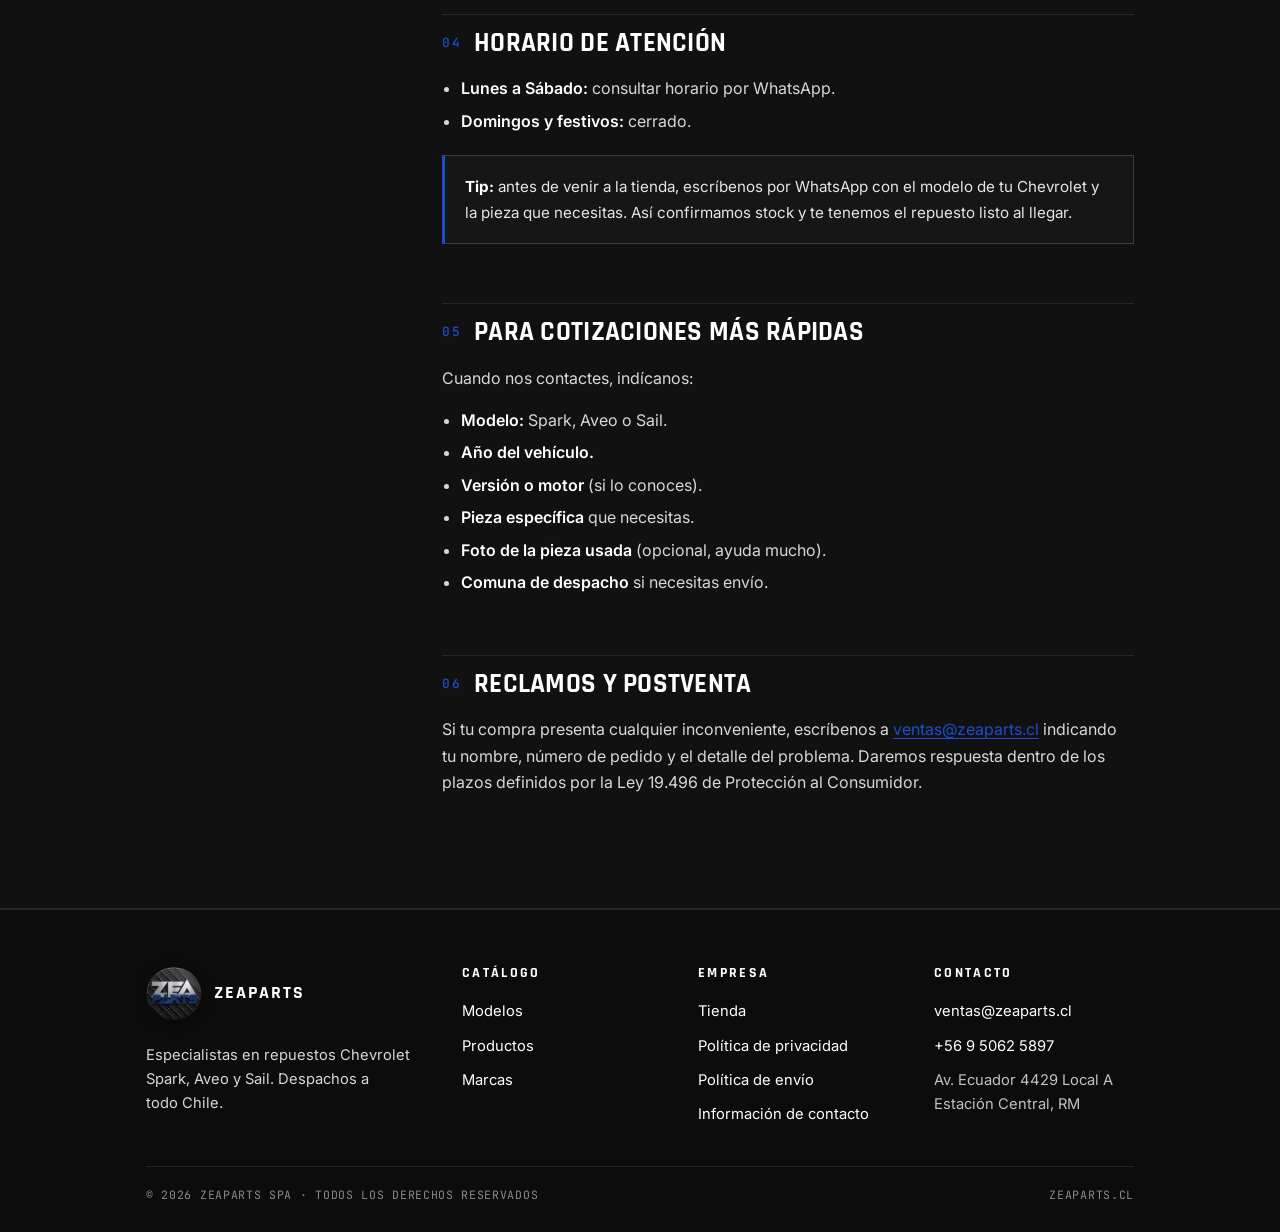
<file: contacto.html>
<!DOCTYPE html>
<html lang="es">
<head>
<meta charset="UTF-8" />
<meta name="viewport" content="width=device-width, initial-scale=1.0" />
<title>Información de Contacto · ZEAPARTS</title>
<meta name="description" content="Datos de contacto de Zeaparts SPA: dirección, teléfono, WhatsApp, correo y horarios de atención." />
<meta name="theme-color" content="#111111" />
<link rel="icon" href="assets/logo-zeaparts.png" />
<link rel="preconnect" href="https://fonts.googleapis.com" />
<link rel="preconnect" href="https://fonts.gstatic.com" crossorigin />
<link href="https://fonts.googleapis.com/css2?family=Rajdhani:wght@600;700&family=Inter:wght@400;500;600&family=JetBrains+Mono:wght@400;500&display=swap" rel="stylesheet" />
<link rel="stylesheet" href="assets/legal.css" />
</head>
<body>

<div class="topbar"><span>🚚 Despacho rápido a todo Chile</span></div>

<header class="nav">
  <div class="nav-inner">
    <a class="logo" href="index.html" aria-label="Zeaparts inicio">
      <img src="assets/logo-zeaparts.png" alt="Zeaparts" width="44" height="44" />
      <span class="logo-text">ZEAPARTS</span>
    </a>
    <nav class="nav-links" aria-label="Principal">
      <a href="index.html#modelos">Modelos</a>
      <a href="index.html#categorias">Productos</a>
      <a href="index.html#marcas">Marcas</a>
      <a href="index.html#tienda">Tienda</a>
    </nav>
    <a class="nav-cta" href="https://wa.me/56950625897?text=Hola%2C%20quiero%20cotizar%20un%20repuesto" target="_blank" rel="noopener">
      <svg viewBox="0 0 24 24" width="14" height="14" fill="currentColor" aria-hidden="true"><path d="M20.5 3.5A11 11 0 0 0 3.6 17.3L2 22l4.8-1.5a11 11 0 0 0 16.7-9.4 11 11 0 0 0-3-7.6Zm-8.5 17a9 9 0 0 1-4.6-1.3l-.3-.2-2.9.9.9-2.8-.2-.3a9 9 0 1 1 7.1 3.7Z"/></svg>
      <span>WhatsApp</span>
    </a>
  </div>
</header>

<section class="page-hero">
  <div class="container">
    <div class="eyebrow"><span>Estamos para ayudarte</span></div>
    <h1>Información de Contacto</h1>
    <p class="lead">Cotiza, consulta o ven a vernos. Atendemos por WhatsApp, teléfono y en nuestra tienda en Estación Central.</p>
    <div class="meta">
      <span>Estación Central · RM</span>
      <span>Despachos a todo Chile</span>
    </div>
  </div>
</section>

<section class="page-content">
  <div class="container">
    <aside class="toc" aria-label="Tabla de contenidos">
      <div class="toc-label">Contenido</div>
      <ol>
        <li><a href="#empresa">Empresa</a></li>
        <li><a href="#canales">Canales</a></li>
        <li><a href="#tienda">Tienda física</a></li>
        <li><a href="#horario">Horario</a></li>
        <li><a href="#consultas">Consultas</a></li>
        <li><a href="#reclamos">Reclamos</a></li>
      </ol>
    </aside>

    <article class="prose">
      <h2 id="empresa"><span class="num">01</span>Empresa</h2>
      <p><strong>Zeaparts SPA</strong> — Especialistas en repuestos Chevrolet Spark, Aveo y Sail. Trabajamos con repuestos originales GM y las mejores marcas alternativas del mercado: Mando, STP, Michelin, Valeo, Power Brake, Net Motors, Wurtex, CTR, GSP, LUK, Exedy, Seco, RFC, AISIN, entre otras.</p>

      <h2 id="canales"><span class="num">02</span>Canales de atención</h2>
      <div class="contact-grid">
        <div class="contact-card">
          <span class="ico" aria-hidden="true"><svg viewBox="0 0 24 24" fill="currentColor"><path d="M20.5 3.5A11 11 0 0 0 3.6 17.3L2 22l4.8-1.5a11 11 0 0 0 16.7-9.4 11 11 0 0 0-3-7.6Z"/></svg></span>
          <div class="label">WhatsApp ventas</div>
          <div class="value"><a href="https://wa.me/56950625897" target="_blank" rel="noopener">+56 9 5062 5897</a></div>
          <div class="extra">El canal más rápido. Cotizaciones en minutos.</div>
        </div>
        <div class="contact-card">
          <span class="ico" aria-hidden="true"><svg viewBox="0 0 24 24" fill="none" stroke="currentColor" stroke-width="2"><path d="M22 16.92V21a1 1 0 0 1-1.1 1A19 19 0 0 1 2 4.1 1 1 0 0 1 3 3h4.09a1 1 0 0 1 1 .75l1 4a1 1 0 0 1-.29 1L7.21 10.21a16 16 0 0 0 6.58 6.58l1.46-1.59a1 1 0 0 1 1-.29l4 1a1 1 0 0 1 .75 1Z"/></svg></span>
          <div class="label">Teléfono</div>
          <div class="value"><a href="tel:+56950625897">+56 9 5062 5897</a></div>
          <div class="extra">Llamadas directas en horario comercial.</div>
        </div>
        <div class="contact-card">
          <span class="ico" aria-hidden="true"><svg viewBox="0 0 24 24" fill="none" stroke="currentColor" stroke-width="2"><path d="M4 6h16v12H4z"/><path d="m4 7 8 6 8-6"/></svg></span>
          <div class="label">Email</div>
          <div class="value"><a href="mailto:ventas@zeaparts.cl">ventas@zeaparts.cl</a></div>
          <div class="extra">Cotizaciones formales y consultas de empresas.</div>
        </div>
        <div class="contact-card">
          <span class="ico" aria-hidden="true"><svg viewBox="0 0 24 24" fill="none" stroke="currentColor" stroke-width="2"><path d="M12 22s7-7 7-12a7 7 0 1 0-14 0c0 5 7 12 7 12Z"/><circle cx="12" cy="10" r="2.5"/></svg></span>
          <div class="label">Tienda</div>
          <div class="value">Av. Ecuador 4429 Local A</div>
          <div class="extra">Estación Central, Región Metropolitana.</div>
        </div>
      </div>

      <div class="contact-actions">
        <a class="btn btn-primary" href="https://wa.me/56950625897?text=Hola%2C%20quiero%20cotizar%20un%20repuesto" target="_blank" rel="noopener">Cotizar por WhatsApp</a>
        <a class="btn btn-outline" href="https://maps.app.goo.gl/sCFGRb7oUbCZVFDBA" target="_blank" rel="noopener">Ver en Google Maps</a>
      </div>

      <h2 id="tienda"><span class="num">03</span>Tienda física</h2>
      <p>Estamos ubicados en pleno centro de repuestos automotrices de Santiago, en <strong>Av. Ecuador 4429 Local A, Estación Central</strong>. Ven a verlo, retira tu pedido o consulta directamente con nuestro equipo.</p>

      <h2 id="horario"><span class="num">04</span>Horario de atención</h2>
      <ul>
        <li><strong>Lunes a Sábado:</strong> consultar horario por WhatsApp.</li>
        <li><strong>Domingos y festivos:</strong> cerrado.</li>
      </ul>
      <div class="callout">
        <b>Tip:</b> antes de venir a la tienda, escríbenos por WhatsApp con el modelo de tu Chevrolet y la pieza que necesitas. Así confirmamos stock y te tenemos el repuesto listo al llegar.
      </div>

      <h2 id="consultas"><span class="num">05</span>Para cotizaciones más rápidas</h2>
      <p>Cuando nos contactes, indícanos:</p>
      <ul>
        <li><strong>Modelo:</strong> Spark, Aveo o Sail.</li>
        <li><strong>Año del vehículo.</strong></li>
        <li><strong>Versión o motor</strong> (si lo conoces).</li>
        <li><strong>Pieza específica</strong> que necesitas.</li>
        <li><strong>Foto de la pieza usada</strong> (opcional, ayuda mucho).</li>
        <li><strong>Comuna de despacho</strong> si necesitas envío.</li>
      </ul>

      <h2 id="reclamos"><span class="num">06</span>Reclamos y postventa</h2>
      <p>Si tu compra presenta cualquier inconveniente, escríbenos a <a href="mailto:ventas@zeaparts.cl">ventas@zeaparts.cl</a> indicando tu nombre, número de pedido y el detalle del problema. Daremos respuesta dentro de los plazos definidos por la Ley 19.496 de Protección al Consumidor.</p>
    </article>
  </div>
</section>

<footer class="footer">
  <div class="container">
    <div class="footer-grid">
      <div>
        <a class="logo" href="index.html"><img src="assets/logo-zeaparts.png" alt="Zeaparts" width="56" height="56" /><span class="logo-text">ZEAPARTS</span></a>
        <p style="margin-top:14px;max-width:32ch;">Especialistas en repuestos Chevrolet Spark, Aveo y Sail. Despachos a todo Chile.</p>
      </div>
      <div>
        <h4>Catálogo</h4>
        <ul>
          <li><a href="index.html#modelos">Modelos</a></li>
          <li><a href="index.html#categorias">Productos</a></li>
          <li><a href="index.html#marcas">Marcas</a></li>
        </ul>
      </div>
      <div>
        <h4>Empresa</h4>
        <ul>
          <li><a href="index.html#tienda">Tienda</a></li>
          <li><a href="politica-privacidad.html">Política de privacidad</a></li>
          <li><a href="politica-envio.html">Política de envío</a></li>
          <li><a href="contacto.html">Información de contacto</a></li>
        </ul>
      </div>
      <div>
        <h4>Contacto</h4>
        <ul>
          <li><a href="mailto:ventas@zeaparts.cl">ventas@zeaparts.cl</a></li>
          <li><a href="tel:+56950625897">+56 9 5062 5897</a></li>
          <li>Av. Ecuador 4429 Local A<br />Estación Central, RM</li>
        </ul>
      </div>
    </div>
    <div class="legal-bar">
      <span>© 2026 Zeaparts SPA · Todos los derechos reservados</span>
      <span>zeaparts.cl</span>
    </div>
  </div>
</footer>

<a class="fab-wa" href="https://wa.me/56950625897?text=Hola%2C%20quiero%20cotizar%20un%20repuesto" target="_blank" rel="noopener" aria-label="Cotizar por WhatsApp">
  <svg viewBox="0 0 24 24" fill="currentColor" aria-hidden="true"><path d="M20.5 3.5A11 11 0 0 0 3.6 17.3L2 22l4.8-1.5a11 11 0 0 0 16.7-9.4 11 11 0 0 0-3-7.6Zm-3.3 10.3c-.3-.2-1.6-.8-1.9-.9-.3-.1-.5-.2-.7.2-.2.3-.7.9-.9 1-.2.2-.3.2-.6 0-1.7-.9-2.9-1.6-4-3.7-.3-.5.3-.5.9-1.6.1-.2 0-.3 0-.5l-1-2.2c-.2-.5-.5-.5-.7-.5h-.6c-.2 0-.5.1-.8.4-.3.4-1 1-1 2.5s1.1 2.9 1.2 3.1c.2.2 2.2 3.4 5.4 4.7 3.2 1.3 3.2.9 3.8.9.6 0 1.7-.7 2-1.4.3-.7.3-1.3.2-1.4-.1-.1-.3-.2-.6-.4Z"/></svg>
</a>

</body>
</html>
</file>
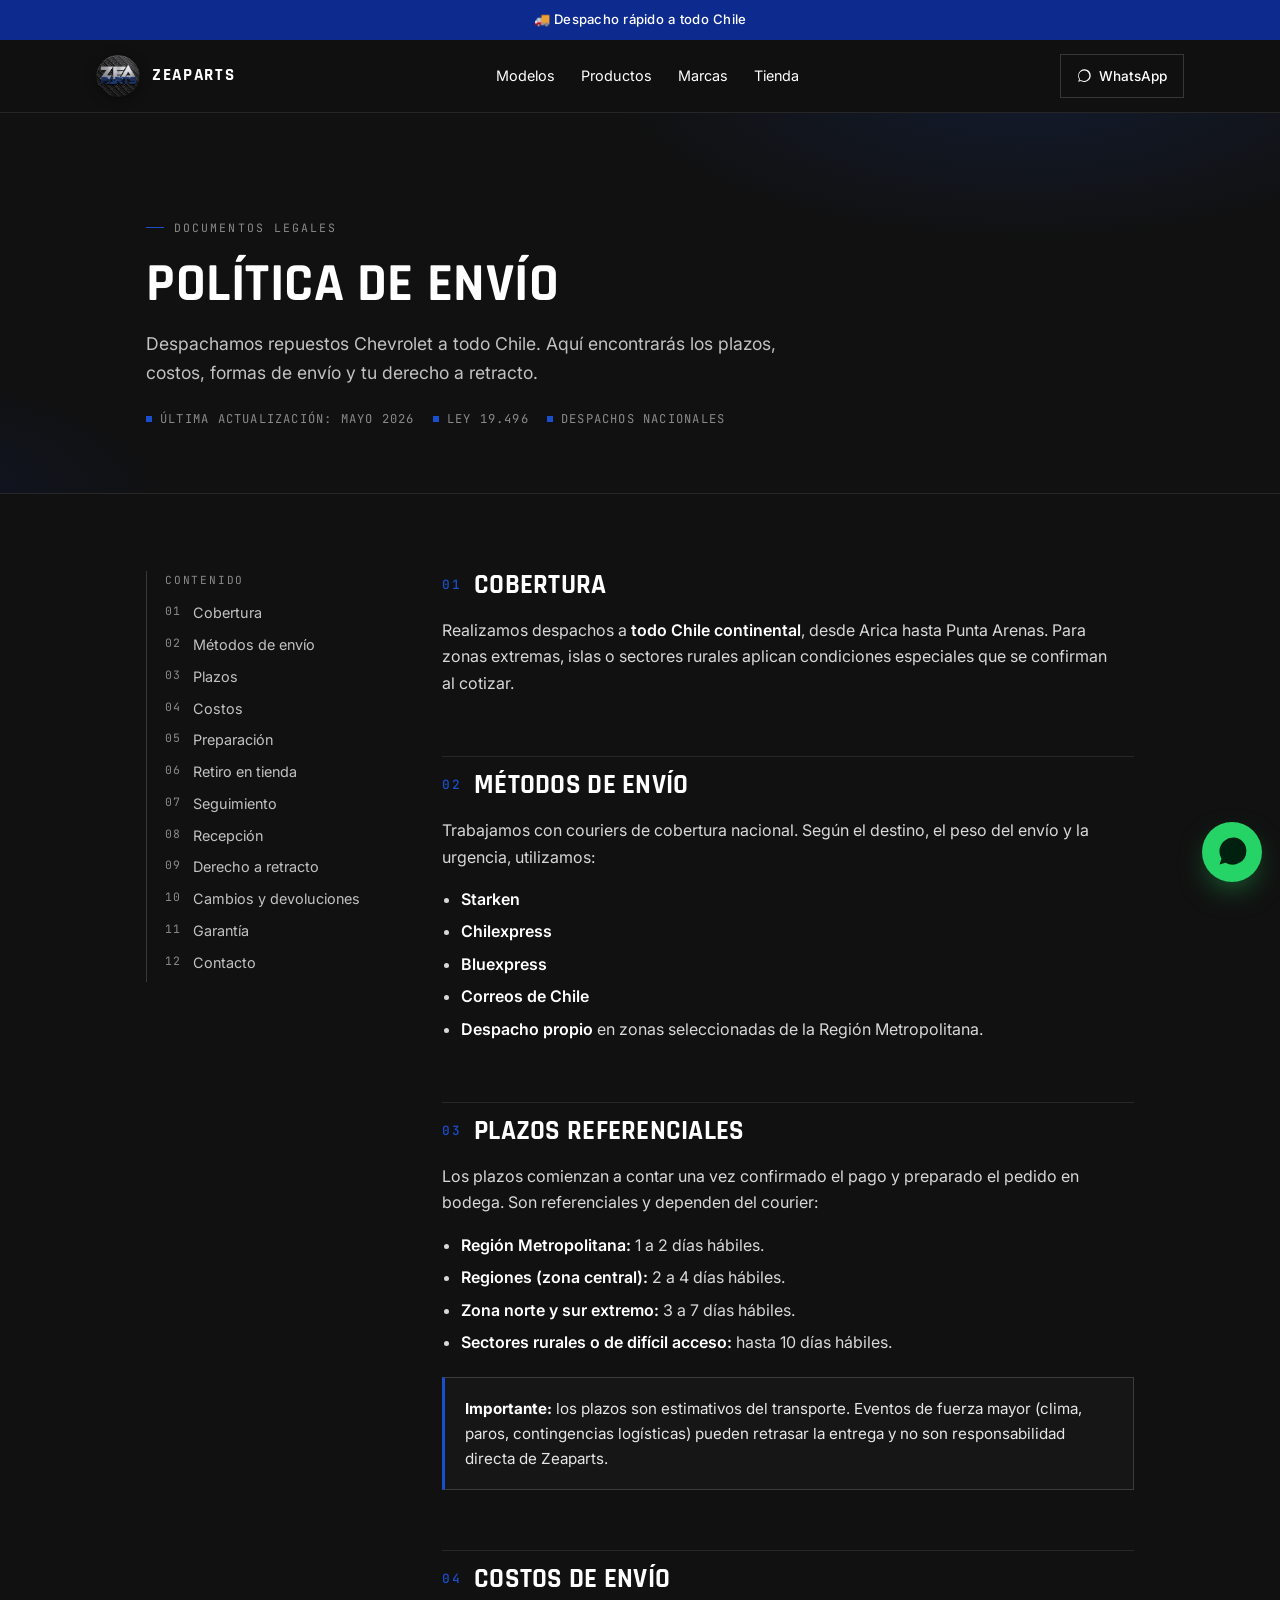
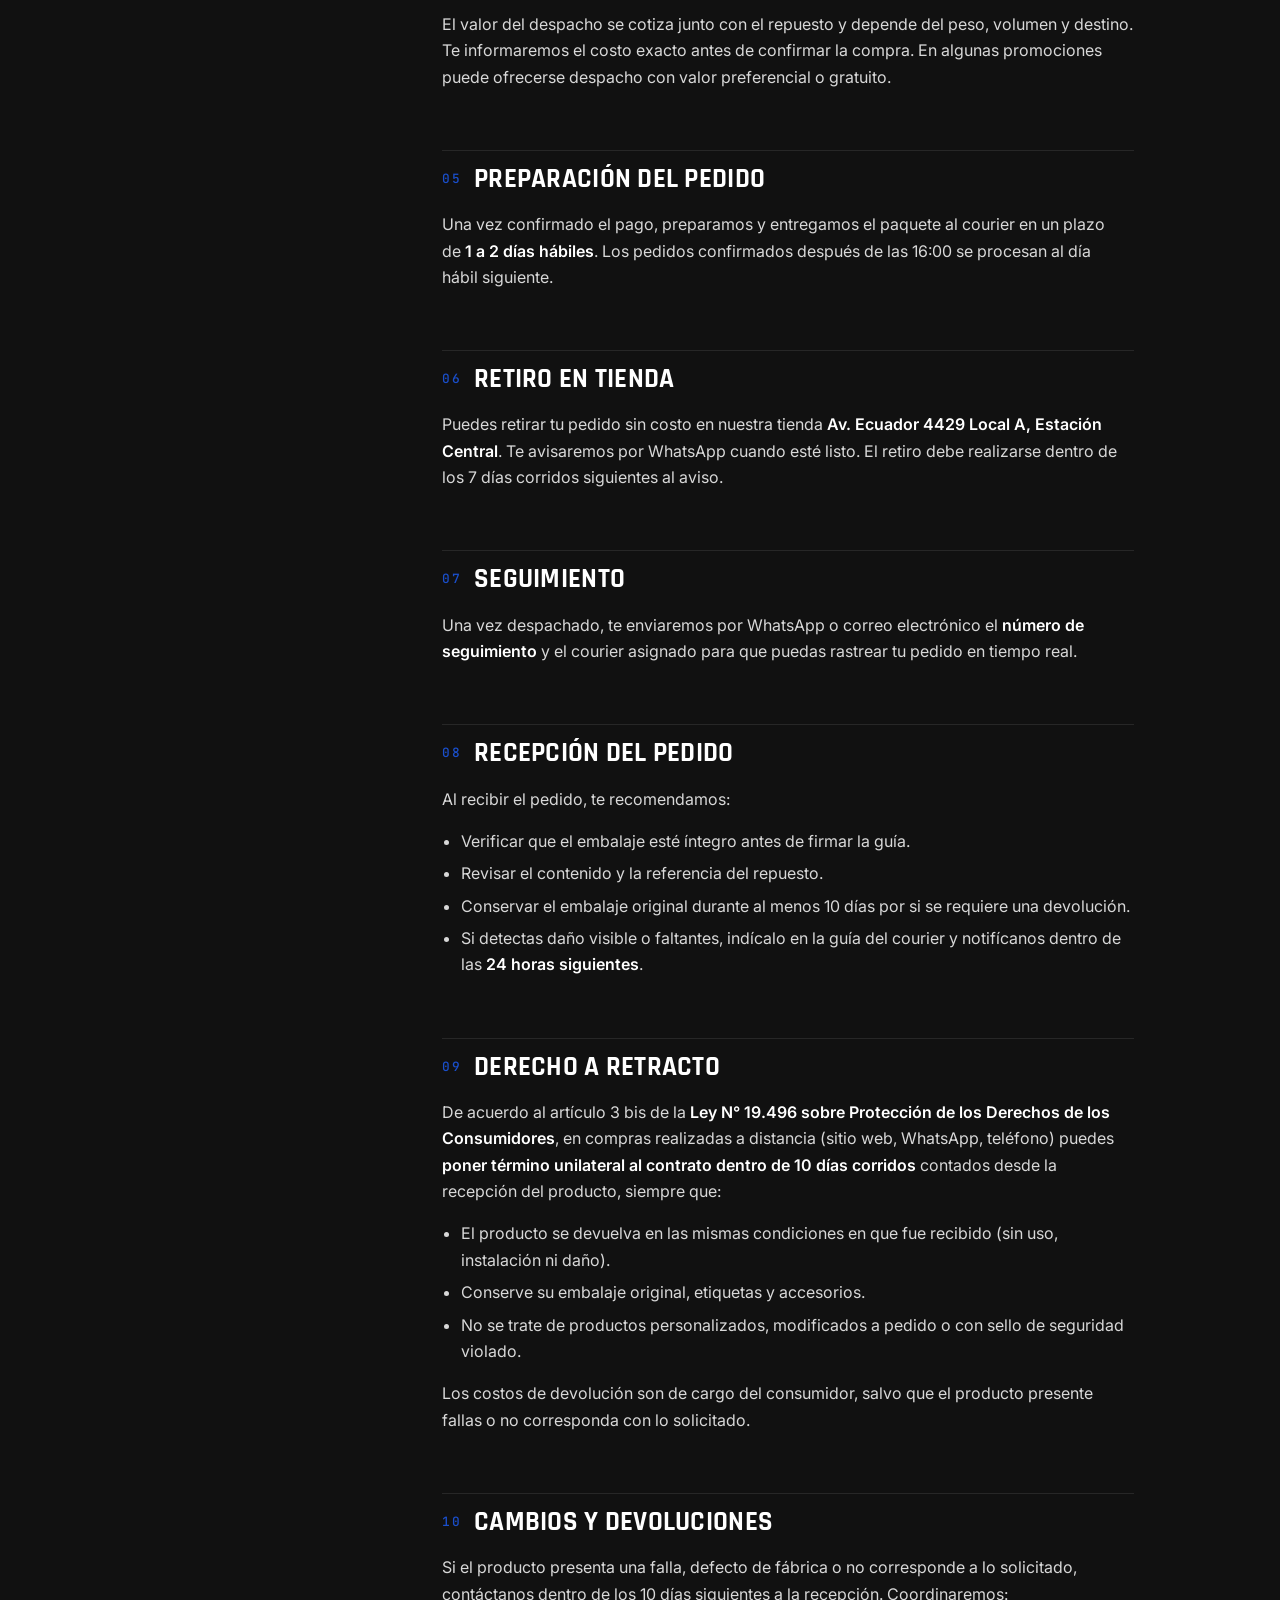
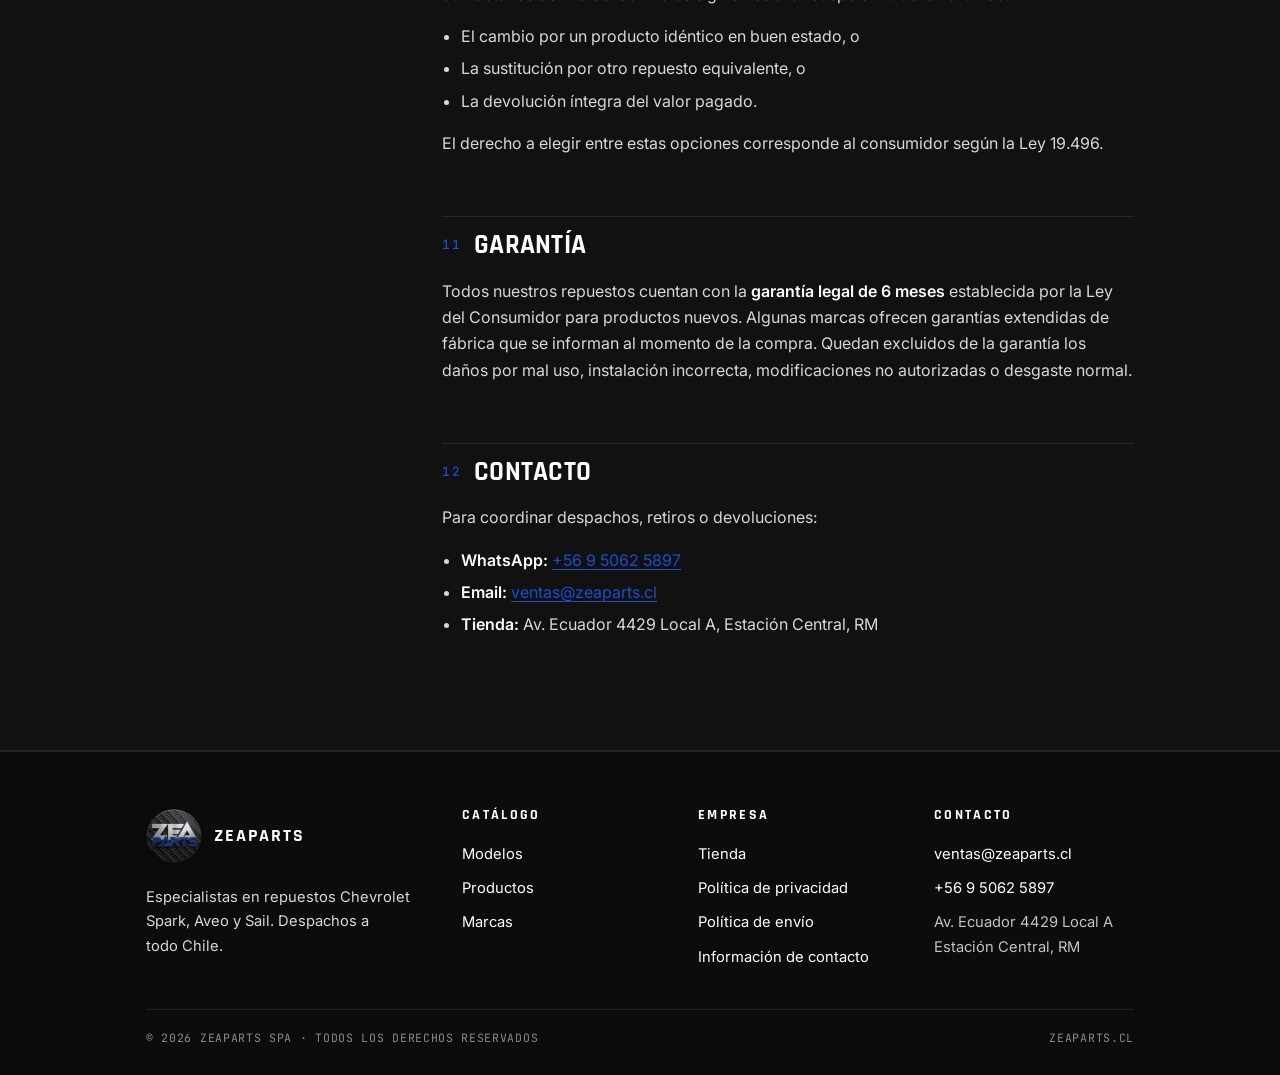
<file: politica-envio.html>
<!DOCTYPE html>
<html lang="es">
<head>
<meta charset="UTF-8" />
<meta name="viewport" content="width=device-width, initial-scale=1.0" />
<title>Política de Envío · ZEAPARTS</title>
<meta name="description" content="Política de envío, despachos a todo Chile, plazos, costos y derecho de retracto de Zeaparts SPA, conforme a la Ley del Consumidor 19.496." />
<meta name="theme-color" content="#111111" />
<link rel="icon" href="assets/logo-zeaparts.png" />
<link rel="preconnect" href="https://fonts.googleapis.com" />
<link rel="preconnect" href="https://fonts.gstatic.com" crossorigin />
<link href="https://fonts.googleapis.com/css2?family=Rajdhani:wght@600;700&family=Inter:wght@400;500;600&family=JetBrains+Mono:wght@400;500&display=swap" rel="stylesheet" />
<link rel="stylesheet" href="assets/legal.css" />
</head>
<body>

<div class="topbar"><span>🚚 Despacho rápido a todo Chile</span></div>

<header class="nav">
  <div class="nav-inner">
    <a class="logo" href="index.html" aria-label="Zeaparts inicio">
      <img src="assets/logo-zeaparts.png" alt="Zeaparts" width="44" height="44" />
      <span class="logo-text">ZEAPARTS</span>
    </a>
    <nav class="nav-links" aria-label="Principal">
      <a href="index.html#modelos">Modelos</a>
      <a href="index.html#categorias">Productos</a>
      <a href="index.html#marcas">Marcas</a>
      <a href="index.html#tienda">Tienda</a>
    </nav>
    <a class="nav-cta" href="https://wa.me/56950625897?text=Hola%2C%20quiero%20cotizar%20un%20repuesto" target="_blank" rel="noopener">
      <svg viewBox="0 0 24 24" width="14" height="14" fill="currentColor" aria-hidden="true"><path d="M20.5 3.5A11 11 0 0 0 3.6 17.3L2 22l4.8-1.5a11 11 0 0 0 16.7-9.4 11 11 0 0 0-3-7.6Zm-8.5 17a9 9 0 0 1-4.6-1.3l-.3-.2-2.9.9.9-2.8-.2-.3a9 9 0 1 1 7.1 3.7Z"/></svg>
      <span>WhatsApp</span>
    </a>
  </div>
</header>

<section class="page-hero">
  <div class="container">
    <div class="eyebrow"><span>Documentos legales</span></div>
    <h1>Política de Envío</h1>
    <p class="lead">Despachamos repuestos Chevrolet a todo Chile. Aquí encontrarás los plazos, costos, formas de envío y tu derecho a retracto.</p>
    <div class="meta">
      <span>Última actualización: mayo 2026</span>
      <span>Ley 19.496</span>
      <span>Despachos nacionales</span>
    </div>
  </div>
</section>

<section class="page-content">
  <div class="container">
    <aside class="toc" aria-label="Tabla de contenidos">
      <div class="toc-label">Contenido</div>
      <ol>
        <li><a href="#cobertura">Cobertura</a></li>
        <li><a href="#metodos">Métodos de envío</a></li>
        <li><a href="#plazos">Plazos</a></li>
        <li><a href="#costos">Costos</a></li>
        <li><a href="#preparacion">Preparación</a></li>
        <li><a href="#retiro">Retiro en tienda</a></li>
        <li><a href="#seguimiento">Seguimiento</a></li>
        <li><a href="#recepcion">Recepción</a></li>
        <li><a href="#retracto">Derecho a retracto</a></li>
        <li><a href="#cambios-dev">Cambios y devoluciones</a></li>
        <li><a href="#garantia">Garantía</a></li>
        <li><a href="#contacto">Contacto</a></li>
      </ol>
    </aside>

    <article class="prose">
      <h2 id="cobertura"><span class="num">01</span>Cobertura</h2>
      <p>Realizamos despachos a <strong>todo Chile continental</strong>, desde Arica hasta Punta Arenas. Para zonas extremas, islas o sectores rurales aplican condiciones especiales que se confirman al cotizar.</p>

      <h2 id="metodos"><span class="num">02</span>Métodos de envío</h2>
      <p>Trabajamos con couriers de cobertura nacional. Según el destino, el peso del envío y la urgencia, utilizamos:</p>
      <ul>
        <li><strong>Starken</strong></li>
        <li><strong>Chilexpress</strong></li>
        <li><strong>Bluexpress</strong></li>
        <li><strong>Correos de Chile</strong></li>
        <li><strong>Despacho propio</strong> en zonas seleccionadas de la Región Metropolitana.</li>
      </ul>

      <h2 id="plazos"><span class="num">03</span>Plazos referenciales</h2>
      <p>Los plazos comienzan a contar una vez confirmado el pago y preparado el pedido en bodega. Son referenciales y dependen del courier:</p>
      <ul>
        <li><strong>Región Metropolitana:</strong> 1 a 2 días hábiles.</li>
        <li><strong>Regiones (zona central):</strong> 2 a 4 días hábiles.</li>
        <li><strong>Zona norte y sur extremo:</strong> 3 a 7 días hábiles.</li>
        <li><strong>Sectores rurales o de difícil acceso:</strong> hasta 10 días hábiles.</li>
      </ul>
      <div class="callout">
        <b>Importante:</b> los plazos son estimativos del transporte. Eventos de fuerza mayor (clima, paros, contingencias logísticas) pueden retrasar la entrega y no son responsabilidad directa de Zeaparts.
      </div>

      <h2 id="costos"><span class="num">04</span>Costos de envío</h2>
      <p>El valor del despacho se cotiza junto con el repuesto y depende del peso, volumen y destino. Te informaremos el costo exacto antes de confirmar la compra. En algunas promociones puede ofrecerse despacho con valor preferencial o gratuito.</p>

      <h2 id="preparacion"><span class="num">05</span>Preparación del pedido</h2>
      <p>Una vez confirmado el pago, preparamos y entregamos el paquete al courier en un plazo de <strong>1 a 2 días hábiles</strong>. Los pedidos confirmados después de las 16:00 se procesan al día hábil siguiente.</p>

      <h2 id="retiro"><span class="num">06</span>Retiro en tienda</h2>
      <p>Puedes retirar tu pedido sin costo en nuestra tienda <strong>Av. Ecuador 4429 Local A, Estación Central</strong>. Te avisaremos por WhatsApp cuando esté listo. El retiro debe realizarse dentro de los 7 días corridos siguientes al aviso.</p>

      <h2 id="seguimiento"><span class="num">07</span>Seguimiento</h2>
      <p>Una vez despachado, te enviaremos por WhatsApp o correo electrónico el <strong>número de seguimiento</strong> y el courier asignado para que puedas rastrear tu pedido en tiempo real.</p>

      <h2 id="recepcion"><span class="num">08</span>Recepción del pedido</h2>
      <p>Al recibir el pedido, te recomendamos:</p>
      <ul>
        <li>Verificar que el embalaje esté íntegro antes de firmar la guía.</li>
        <li>Revisar el contenido y la referencia del repuesto.</li>
        <li>Conservar el embalaje original durante al menos 10 días por si se requiere una devolución.</li>
        <li>Si detectas daño visible o faltantes, indícalo en la guía del courier y notifícanos dentro de las <strong>24 horas siguientes</strong>.</li>
      </ul>

      <h2 id="retracto"><span class="num">09</span>Derecho a retracto</h2>
      <p>De acuerdo al artículo 3 bis de la <strong>Ley N° 19.496 sobre Protección de los Derechos de los Consumidores</strong>, en compras realizadas a distancia (sitio web, WhatsApp, teléfono) puedes <strong>poner término unilateral al contrato dentro de 10 días corridos</strong> contados desde la recepción del producto, siempre que:</p>
      <ul>
        <li>El producto se devuelva en las mismas condiciones en que fue recibido (sin uso, instalación ni daño).</li>
        <li>Conserve su embalaje original, etiquetas y accesorios.</li>
        <li>No se trate de productos personalizados, modificados a pedido o con sello de seguridad violado.</li>
      </ul>
      <p>Los costos de devolución son de cargo del consumidor, salvo que el producto presente fallas o no corresponda con lo solicitado.</p>

      <h2 id="cambios-dev"><span class="num">10</span>Cambios y devoluciones</h2>
      <p>Si el producto presenta una falla, defecto de fábrica o no corresponde a lo solicitado, contáctanos dentro de los 10 días siguientes a la recepción. Coordinaremos:</p>
      <ul>
        <li>El cambio por un producto idéntico en buen estado, o</li>
        <li>La sustitución por otro repuesto equivalente, o</li>
        <li>La devolución íntegra del valor pagado.</li>
      </ul>
      <p>El derecho a elegir entre estas opciones corresponde al consumidor según la Ley 19.496.</p>

      <h2 id="garantia"><span class="num">11</span>Garantía</h2>
      <p>Todos nuestros repuestos cuentan con la <strong>garantía legal de 6 meses</strong> establecida por la Ley del Consumidor para productos nuevos. Algunas marcas ofrecen garantías extendidas de fábrica que se informan al momento de la compra. Quedan excluidos de la garantía los daños por mal uso, instalación incorrecta, modificaciones no autorizadas o desgaste normal.</p>

      <h2 id="contacto"><span class="num">12</span>Contacto</h2>
      <p>Para coordinar despachos, retiros o devoluciones:</p>
      <ul>
        <li><strong>WhatsApp:</strong> <a href="https://wa.me/56950625897" target="_blank" rel="noopener">+56 9 5062 5897</a></li>
        <li><strong>Email:</strong> <a href="mailto:ventas@zeaparts.cl">ventas@zeaparts.cl</a></li>
        <li><strong>Tienda:</strong> Av. Ecuador 4429 Local A, Estación Central, RM</li>
      </ul>
    </article>
  </div>
</section>

<footer class="footer">
  <div class="container">
    <div class="footer-grid">
      <div>
        <a class="logo" href="index.html"><img src="assets/logo-zeaparts.png" alt="Zeaparts" width="56" height="56" /><span class="logo-text">ZEAPARTS</span></a>
        <p style="margin-top:14px;max-width:32ch;">Especialistas en repuestos Chevrolet Spark, Aveo y Sail. Despachos a todo Chile.</p>
      </div>
      <div>
        <h4>Catálogo</h4>
        <ul>
          <li><a href="index.html#modelos">Modelos</a></li>
          <li><a href="index.html#categorias">Productos</a></li>
          <li><a href="index.html#marcas">Marcas</a></li>
        </ul>
      </div>
      <div>
        <h4>Empresa</h4>
        <ul>
          <li><a href="index.html#tienda">Tienda</a></li>
          <li><a href="politica-privacidad.html">Política de privacidad</a></li>
          <li><a href="politica-envio.html">Política de envío</a></li>
          <li><a href="contacto.html">Información de contacto</a></li>
        </ul>
      </div>
      <div>
        <h4>Contacto</h4>
        <ul>
          <li><a href="mailto:ventas@zeaparts.cl">ventas@zeaparts.cl</a></li>
          <li><a href="tel:+56950625897">+56 9 5062 5897</a></li>
          <li>Av. Ecuador 4429 Local A<br />Estación Central, RM</li>
        </ul>
      </div>
    </div>
    <div class="legal-bar">
      <span>© 2026 Zeaparts SPA · Todos los derechos reservados</span>
      <span>zeaparts.cl</span>
    </div>
  </div>
</footer>

<a class="fab-wa" href="https://wa.me/56950625897?text=Hola%2C%20quiero%20cotizar%20un%20repuesto" target="_blank" rel="noopener" aria-label="Cotizar por WhatsApp">
  <svg viewBox="0 0 24 24" fill="currentColor" aria-hidden="true"><path d="M20.5 3.5A11 11 0 0 0 3.6 17.3L2 22l4.8-1.5a11 11 0 0 0 16.7-9.4 11 11 0 0 0-3-7.6Zm-3.3 10.3c-.3-.2-1.6-.8-1.9-.9-.3-.1-.5-.2-.7.2-.2.3-.7.9-.9 1-.2.2-.3.2-.6 0-1.7-.9-2.9-1.6-4-3.7-.3-.5.3-.5.9-1.6.1-.2 0-.3 0-.5l-1-2.2c-.2-.5-.5-.5-.7-.5h-.6c-.2 0-.5.1-.8.4-.3.4-1 1-1 2.5s1.1 2.9 1.2 3.1c.2.2 2.2 3.4 5.4 4.7 3.2 1.3 3.2.9 3.8.9.6 0 1.7-.7 2-1.4.3-.7.3-1.3.2-1.4-.1-.1-.3-.2-.6-.4Z"/></svg>
</a>

</body>
</html>
</file>
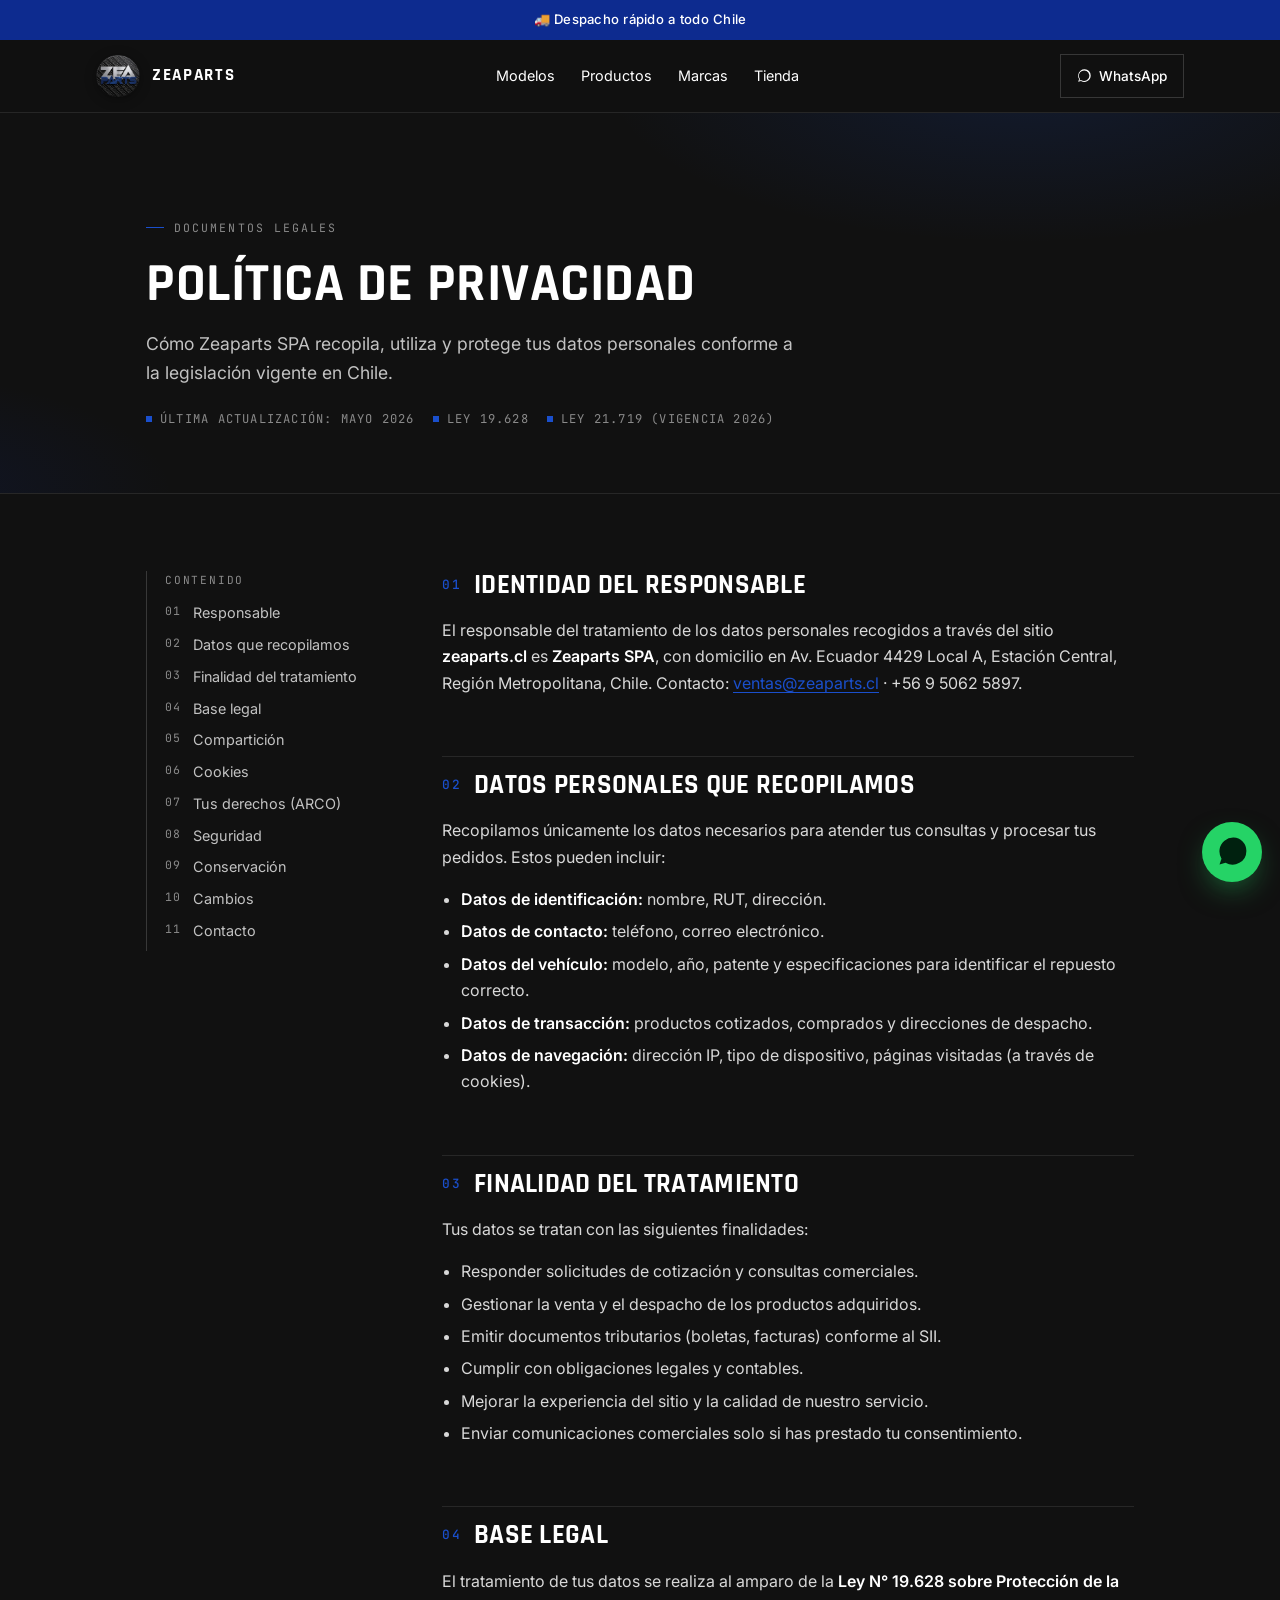
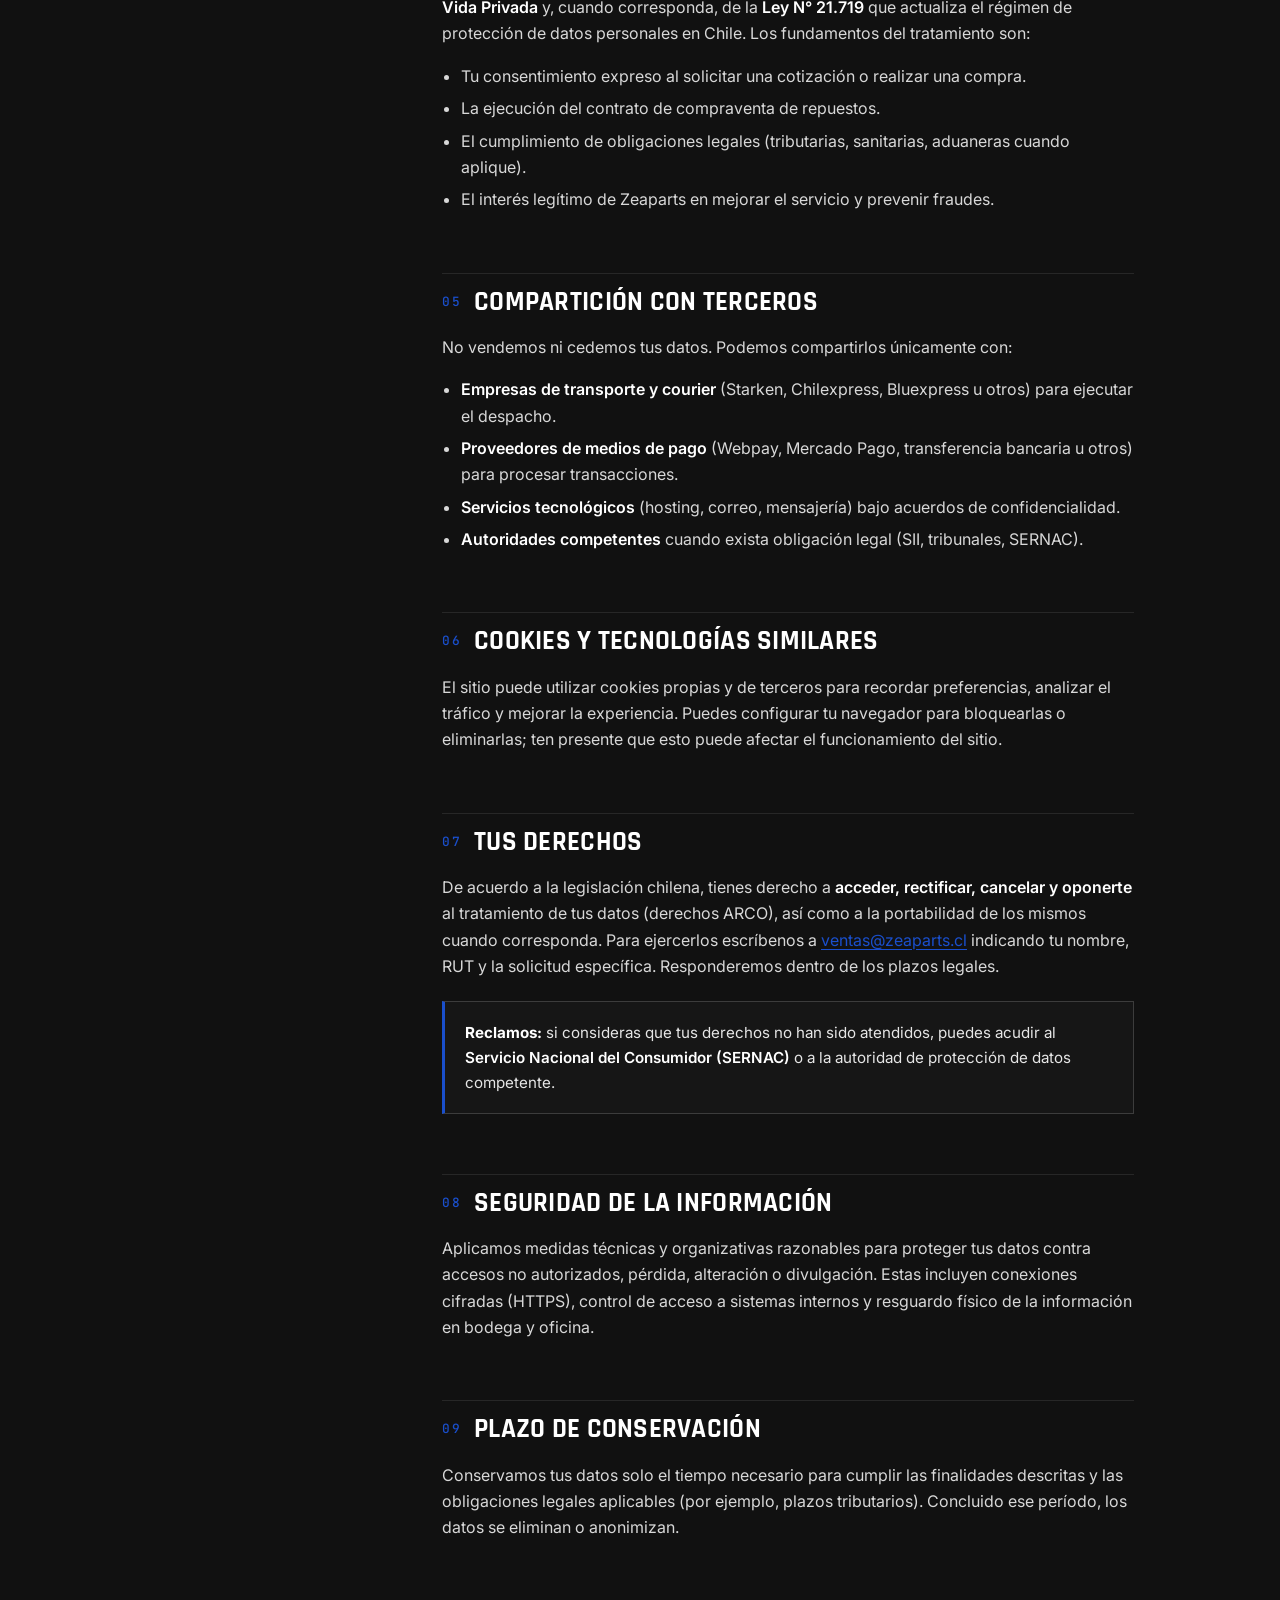
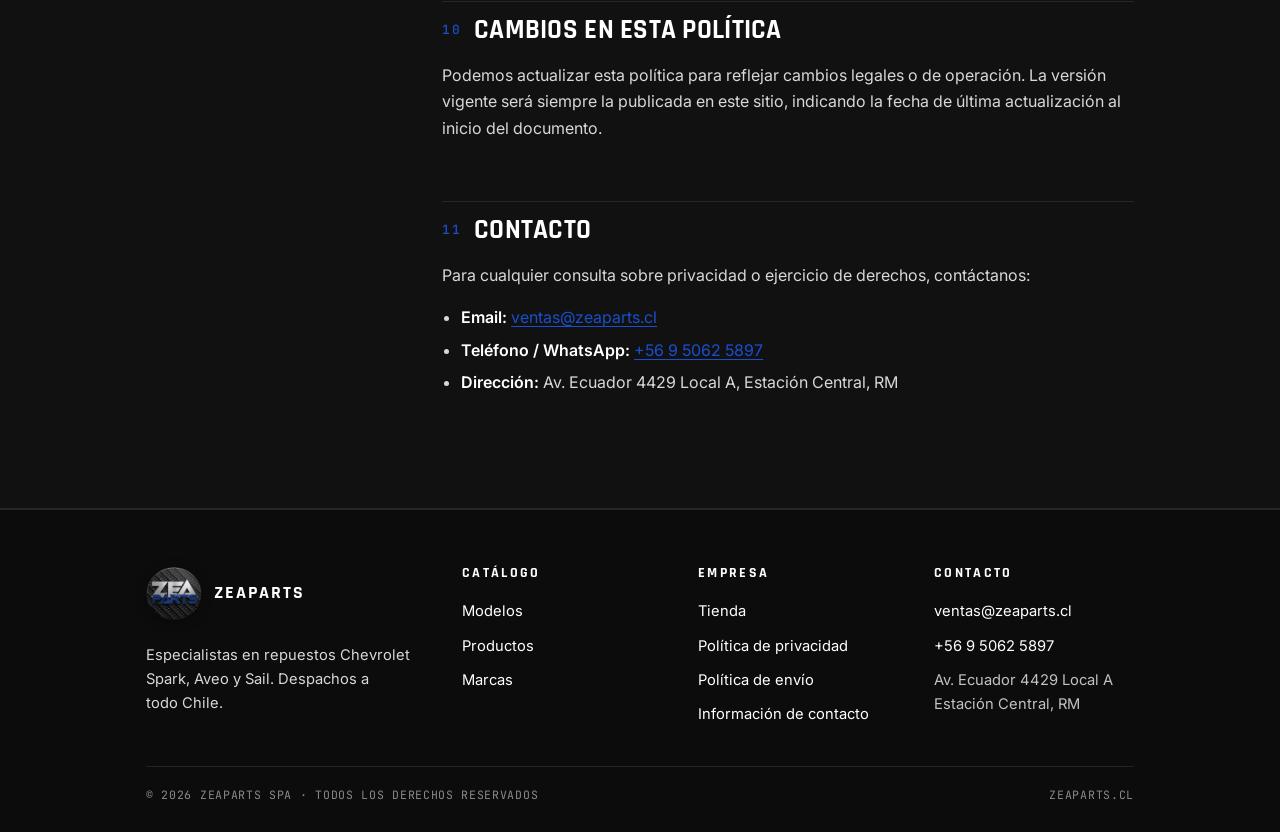
<file: politica-privacidad.html>
<!DOCTYPE html>
<html lang="es">
<head>
<meta charset="UTF-8" />
<meta name="viewport" content="width=device-width, initial-scale=1.0" />
<title>Política de Privacidad · ZEAPARTS</title>
<meta name="description" content="Política de privacidad y tratamiento de datos personales de Zeaparts SPA, conforme a la Ley 19.628 sobre Protección de la Vida Privada." />
<meta name="theme-color" content="#111111" />
<link rel="icon" href="assets/logo-zeaparts.png" />
<link rel="preconnect" href="https://fonts.googleapis.com" />
<link rel="preconnect" href="https://fonts.gstatic.com" crossorigin />
<link href="https://fonts.googleapis.com/css2?family=Rajdhani:wght@600;700&family=Inter:wght@400;500;600&family=JetBrains+Mono:wght@400;500&display=swap" rel="stylesheet" />
<link rel="stylesheet" href="assets/legal.css" />
</head>
<body>

<div class="topbar"><span>🚚 Despacho rápido a todo Chile</span></div>

<header class="nav">
  <div class="nav-inner">
    <a class="logo" href="index.html" aria-label="Zeaparts inicio">
      <img src="assets/logo-zeaparts.png" alt="Zeaparts" width="44" height="44" />
      <span class="logo-text">ZEAPARTS</span>
    </a>
    <nav class="nav-links" aria-label="Principal">
      <a href="index.html#modelos">Modelos</a>
      <a href="index.html#categorias">Productos</a>
      <a href="index.html#marcas">Marcas</a>
      <a href="index.html#tienda">Tienda</a>
    </nav>
    <a class="nav-cta" href="https://wa.me/56950625897?text=Hola%2C%20quiero%20cotizar%20un%20repuesto" target="_blank" rel="noopener">
      <svg viewBox="0 0 24 24" width="14" height="14" fill="currentColor" aria-hidden="true"><path d="M20.5 3.5A11 11 0 0 0 3.6 17.3L2 22l4.8-1.5a11 11 0 0 0 16.7-9.4 11 11 0 0 0-3-7.6Zm-8.5 17a9 9 0 0 1-4.6-1.3l-.3-.2-2.9.9.9-2.8-.2-.3a9 9 0 1 1 7.1 3.7Z"/></svg>
      <span>WhatsApp</span>
    </a>
  </div>
</header>

<section class="page-hero">
  <div class="container">
    <div class="eyebrow"><span>Documentos legales</span></div>
    <h1>Política de Privacidad</h1>
    <p class="lead">Cómo Zeaparts SPA recopila, utiliza y protege tus datos personales conforme a la legislación vigente en Chile.</p>
    <div class="meta">
      <span>Última actualización: mayo 2026</span>
      <span>Ley 19.628</span>
      <span>Ley 21.719 (vigencia 2026)</span>
    </div>
  </div>
</section>

<section class="page-content">
  <div class="container">
    <aside class="toc" aria-label="Tabla de contenidos">
      <div class="toc-label">Contenido</div>
      <ol>
        <li><a href="#identidad">Responsable</a></li>
        <li><a href="#datos">Datos que recopilamos</a></li>
        <li><a href="#finalidad">Finalidad del tratamiento</a></li>
        <li><a href="#base-legal">Base legal</a></li>
        <li><a href="#terceros">Compartición</a></li>
        <li><a href="#cookies">Cookies</a></li>
        <li><a href="#derechos">Tus derechos (ARCO)</a></li>
        <li><a href="#seguridad">Seguridad</a></li>
        <li><a href="#retencion">Conservación</a></li>
        <li><a href="#cambios">Cambios</a></li>
        <li><a href="#contacto">Contacto</a></li>
      </ol>
    </aside>

    <article class="prose">
      <h2 id="identidad"><span class="num">01</span>Identidad del responsable</h2>
      <p>El responsable del tratamiento de los datos personales recogidos a través del sitio <strong>zeaparts.cl</strong> es <strong>Zeaparts SPA</strong>, con domicilio en Av. Ecuador 4429 Local A, Estación Central, Región Metropolitana, Chile. Contacto: <a href="mailto:ventas@zeaparts.cl">ventas@zeaparts.cl</a> · +56 9 5062 5897.</p>

      <h2 id="datos"><span class="num">02</span>Datos personales que recopilamos</h2>
      <p>Recopilamos únicamente los datos necesarios para atender tus consultas y procesar tus pedidos. Estos pueden incluir:</p>
      <ul>
        <li><strong>Datos de identificación:</strong> nombre, RUT, dirección.</li>
        <li><strong>Datos de contacto:</strong> teléfono, correo electrónico.</li>
        <li><strong>Datos del vehículo:</strong> modelo, año, patente y especificaciones para identificar el repuesto correcto.</li>
        <li><strong>Datos de transacción:</strong> productos cotizados, comprados y direcciones de despacho.</li>
        <li><strong>Datos de navegación:</strong> dirección IP, tipo de dispositivo, páginas visitadas (a través de cookies).</li>
      </ul>

      <h2 id="finalidad"><span class="num">03</span>Finalidad del tratamiento</h2>
      <p>Tus datos se tratan con las siguientes finalidades:</p>
      <ul>
        <li>Responder solicitudes de cotización y consultas comerciales.</li>
        <li>Gestionar la venta y el despacho de los productos adquiridos.</li>
        <li>Emitir documentos tributarios (boletas, facturas) conforme al SII.</li>
        <li>Cumplir con obligaciones legales y contables.</li>
        <li>Mejorar la experiencia del sitio y la calidad de nuestro servicio.</li>
        <li>Enviar comunicaciones comerciales solo si has prestado tu consentimiento.</li>
      </ul>

      <h2 id="base-legal"><span class="num">04</span>Base legal</h2>
      <p>El tratamiento de tus datos se realiza al amparo de la <strong>Ley N° 19.628 sobre Protección de la Vida Privada</strong> y, cuando corresponda, de la <strong>Ley N° 21.719</strong> que actualiza el régimen de protección de datos personales en Chile. Los fundamentos del tratamiento son:</p>
      <ul>
        <li>Tu consentimiento expreso al solicitar una cotización o realizar una compra.</li>
        <li>La ejecución del contrato de compraventa de repuestos.</li>
        <li>El cumplimiento de obligaciones legales (tributarias, sanitarias, aduaneras cuando aplique).</li>
        <li>El interés legítimo de Zeaparts en mejorar el servicio y prevenir fraudes.</li>
      </ul>

      <h2 id="terceros"><span class="num">05</span>Compartición con terceros</h2>
      <p>No vendemos ni cedemos tus datos. Podemos compartirlos únicamente con:</p>
      <ul>
        <li><strong>Empresas de transporte y courier</strong> (Starken, Chilexpress, Bluexpress u otros) para ejecutar el despacho.</li>
        <li><strong>Proveedores de medios de pago</strong> (Webpay, Mercado Pago, transferencia bancaria u otros) para procesar transacciones.</li>
        <li><strong>Servicios tecnológicos</strong> (hosting, correo, mensajería) bajo acuerdos de confidencialidad.</li>
        <li><strong>Autoridades competentes</strong> cuando exista obligación legal (SII, tribunales, SERNAC).</li>
      </ul>

      <h2 id="cookies"><span class="num">06</span>Cookies y tecnologías similares</h2>
      <p>El sitio puede utilizar cookies propias y de terceros para recordar preferencias, analizar el tráfico y mejorar la experiencia. Puedes configurar tu navegador para bloquearlas o eliminarlas; ten presente que esto puede afectar el funcionamiento del sitio.</p>

      <h2 id="derechos"><span class="num">07</span>Tus derechos</h2>
      <p>De acuerdo a la legislación chilena, tienes derecho a <strong>acceder, rectificar, cancelar y oponerte</strong> al tratamiento de tus datos (derechos ARCO), así como a la portabilidad de los mismos cuando corresponda. Para ejercerlos escríbenos a <a href="mailto:ventas@zeaparts.cl">ventas@zeaparts.cl</a> indicando tu nombre, RUT y la solicitud específica. Responderemos dentro de los plazos legales.</p>

      <div class="callout">
        <b>Reclamos:</b> si consideras que tus derechos no han sido atendidos, puedes acudir al <strong>Servicio Nacional del Consumidor (SERNAC)</strong> o a la autoridad de protección de datos competente.
      </div>

      <h2 id="seguridad"><span class="num">08</span>Seguridad de la información</h2>
      <p>Aplicamos medidas técnicas y organizativas razonables para proteger tus datos contra accesos no autorizados, pérdida, alteración o divulgación. Estas incluyen conexiones cifradas (HTTPS), control de acceso a sistemas internos y resguardo físico de la información en bodega y oficina.</p>

      <h2 id="retencion"><span class="num">09</span>Plazo de conservación</h2>
      <p>Conservamos tus datos solo el tiempo necesario para cumplir las finalidades descritas y las obligaciones legales aplicables (por ejemplo, plazos tributarios). Concluido ese período, los datos se eliminan o anonimizan.</p>

      <h2 id="cambios"><span class="num">10</span>Cambios en esta política</h2>
      <p>Podemos actualizar esta política para reflejar cambios legales o de operación. La versión vigente será siempre la publicada en este sitio, indicando la fecha de última actualización al inicio del documento.</p>

      <h2 id="contacto"><span class="num">11</span>Contacto</h2>
      <p>Para cualquier consulta sobre privacidad o ejercicio de derechos, contáctanos:</p>
      <ul>
        <li><strong>Email:</strong> <a href="mailto:ventas@zeaparts.cl">ventas@zeaparts.cl</a></li>
        <li><strong>Teléfono / WhatsApp:</strong> <a href="tel:+56950625897">+56 9 5062 5897</a></li>
        <li><strong>Dirección:</strong> Av. Ecuador 4429 Local A, Estación Central, RM</li>
      </ul>
    </article>
  </div>
</section>

<footer class="footer">
  <div class="container">
    <div class="footer-grid">
      <div>
        <a class="logo" href="index.html"><img src="assets/logo-zeaparts.png" alt="Zeaparts" width="56" height="56" /><span class="logo-text">ZEAPARTS</span></a>
        <p style="margin-top:14px;max-width:32ch;">Especialistas en repuestos Chevrolet Spark, Aveo y Sail. Despachos a todo Chile.</p>
      </div>
      <div>
        <h4>Catálogo</h4>
        <ul>
          <li><a href="index.html#modelos">Modelos</a></li>
          <li><a href="index.html#categorias">Productos</a></li>
          <li><a href="index.html#marcas">Marcas</a></li>
        </ul>
      </div>
      <div>
        <h4>Empresa</h4>
        <ul>
          <li><a href="index.html#tienda">Tienda</a></li>
          <li><a href="politica-privacidad.html">Política de privacidad</a></li>
          <li><a href="politica-envio.html">Política de envío</a></li>
          <li><a href="contacto.html">Información de contacto</a></li>
        </ul>
      </div>
      <div>
        <h4>Contacto</h4>
        <ul>
          <li><a href="mailto:ventas@zeaparts.cl">ventas@zeaparts.cl</a></li>
          <li><a href="tel:+56950625897">+56 9 5062 5897</a></li>
          <li>Av. Ecuador 4429 Local A<br />Estación Central, RM</li>
        </ul>
      </div>
    </div>
    <div class="legal-bar">
      <span>© 2026 Zeaparts SPA · Todos los derechos reservados</span>
      <span>zeaparts.cl</span>
    </div>
  </div>
</footer>

<a class="fab-wa" href="https://wa.me/56950625897?text=Hola%2C%20quiero%20cotizar%20un%20repuesto" target="_blank" rel="noopener" aria-label="Cotizar por WhatsApp">
  <svg viewBox="0 0 24 24" fill="currentColor" aria-hidden="true"><path d="M20.5 3.5A11 11 0 0 0 3.6 17.3L2 22l4.8-1.5a11 11 0 0 0 16.7-9.4 11 11 0 0 0-3-7.6Zm-3.3 10.3c-.3-.2-1.6-.8-1.9-.9-.3-.1-.5-.2-.7.2-.2.3-.7.9-.9 1-.2.2-.3.2-.6 0-1.7-.9-2.9-1.6-4-3.7-.3-.5.3-.5.9-1.6.1-.2 0-.3 0-.5l-1-2.2c-.2-.5-.5-.5-.7-.5h-.6c-.2 0-.5.1-.8.4-.3.4-1 1-1 2.5s1.1 2.9 1.2 3.1c.2.2 2.2 3.4 5.4 4.7 3.2 1.3 3.2.9 3.8.9.6 0 1.7-.7 2-1.4.3-.7.3-1.3.2-1.4-.1-.1-.3-.2-.6-.4Z"/></svg>
</a>

</body>
</html>
</file>
<file: assets/legal.css>
/* =========================================================
   ZEAPARTS — Estilos compartidos para páginas legales
   ========================================================= */

:root {
  --blue-primary: #0D2B8F;
  --blue-mid:     #1A4FCC;
  --blue-glow:    rgba(26, 79, 204, 0.35);
  --silver:       #C2C2C2;
  --silver-dim:   #8a8a8a;
  --black:        #111111;
  --black-2:      #161616;
  --black-3:      #1d1d1d;
  --line:         rgba(194, 194, 194, 0.12);
  --line-strong:  rgba(194, 194, 194, 0.22);
  --white:        #FFFFFF;
  --whatsapp:     #25D366;

  --font-display: "Rajdhani", "Helvetica Neue", Arial, sans-serif;
  --font-body:    "Inter", "Helvetica Neue", Arial, sans-serif;
  --font-mono:    "JetBrains Mono", ui-monospace, Menlo, monospace;

  --maxw: 1100px;
  --pad-x: clamp(20px, 5vw, 56px);
}

* { box-sizing: border-box; }
html, body { margin: 0; padding: 0; }
html { scroll-behavior: smooth; }

body {
  background: var(--black);
  color: var(--white);
  font-family: var(--font-body);
  font-size: 16px;
  line-height: 1.65;
  -webkit-font-smoothing: antialiased;
  text-rendering: optimizeLegibility;
}

img { max-width: 100%; display: block; }
a { color: var(--white); text-decoration: none; }
a:hover { color: var(--blue-mid); }

h1, h2, h3, h4 {
  font-family: var(--font-display);
  font-weight: 700;
  letter-spacing: 0.01em;
  margin: 0 0 .5em;
  line-height: 1.1;
  text-transform: uppercase;
}

p { margin: 0 0 1em; color: #d8d8d8; text-wrap: pretty; }

.container {
  width: 100%;
  max-width: var(--maxw);
  margin: 0 auto;
  padding-left: var(--pad-x);
  padding-right: var(--pad-x);
}

.eyebrow {
  font-family: var(--font-mono);
  font-size: .72rem;
  letter-spacing: 0.18em;
  text-transform: uppercase;
  color: var(--silver-dim);
  display: inline-flex;
  align-items: center;
  gap: 10px;
}
.eyebrow::before {
  content: "";
  display: inline-block;
  width: 18px; height: 1px;
  background: var(--blue-mid);
}

/* TOP BAR */
.topbar {
  background: var(--blue-primary);
  color: var(--white);
  font-size: .82rem;
  font-weight: 500;
  text-align: center;
  padding: 9px 16px;
  letter-spacing: 0.02em;
}

/* NAV */
.nav {
  position: sticky;
  top: 0;
  z-index: 50;
  background: rgba(17,17,17,0.86);
  backdrop-filter: saturate(140%) blur(10px);
  -webkit-backdrop-filter: saturate(140%) blur(10px);
  border-bottom: 1px solid var(--line);
}
.nav-inner {
  display: flex;
  align-items: center;
  justify-content: space-between;
  padding: 14px var(--pad-x);
  max-width: 1200px;
  margin: 0 auto;
}
.logo {
  display: inline-flex;
  align-items: center;
  gap: 12px;
  font-family: var(--font-display);
  font-weight: 700;
  font-size: 1.05rem;
  letter-spacing: 0.10em;
}
.logo img {
  display: block;
  width: 44px; height: 44px;
  object-fit: contain;
  filter: drop-shadow(0 2px 6px rgba(0,0,0,0.4));
}
.logo-text { display: none; }
@media (min-width: 520px) { .logo-text { display: inline; } }
.nav-links {
  display: none;
  gap: 26px;
  font-size: .9rem;
  color: var(--silver);
}
.nav-links a:hover { color: var(--white); }
.nav-cta {
  display: inline-flex;
  align-items: center;
  gap: 8px;
  font-size: .85rem;
  padding: 10px 16px;
  background: transparent;
  border: 1px solid var(--line-strong);
  color: var(--white);
  font-weight: 500;
  font-family: inherit;
}
.nav-cta:hover { border-color: var(--blue-mid); background: rgba(26,79,204,0.08); color: var(--white); }
@media (min-width: 880px) { .nav-links { display: flex; } }

/* BUTTONS */
.btn {
  display: inline-flex;
  align-items: center;
  justify-content: center;
  gap: 10px;
  padding: 16px 28px;
  font-family: var(--font-display);
  font-weight: 700;
  font-size: 1rem;
  letter-spacing: 0.06em;
  text-transform: uppercase;
  border: 1px solid transparent;
  transition: transform .15s ease, background .2s ease, border-color .2s ease, color .2s ease;
  white-space: nowrap;
  cursor: pointer;
}
.btn:hover { transform: translateY(-1px); }
.btn-primary {
  background: var(--blue-primary);
  color: var(--white);
  border-color: var(--blue-primary);
  box-shadow: 0 10px 30px -10px var(--blue-glow);
}
.btn-primary:hover { background: var(--blue-mid); border-color: var(--blue-mid); color: var(--white); }
.btn-outline {
  background: transparent;
  color: var(--white);
  border-color: var(--silver-dim);
}
.btn-outline:hover { border-color: var(--white); color: var(--white); }
.btn-wa {
  background: var(--whatsapp);
  color: #00210f;
  border-color: var(--whatsapp);
}
.btn-wa:hover { background: #1ec659; border-color: #1ec659; color: #00210f; }

/* PAGE HEADER */
.page-hero {
  position: relative;
  padding: clamp(56px, 9vw, 96px) 0 clamp(40px, 5vw, 64px);
  border-bottom: 1px solid var(--line);
  overflow: hidden;
}
.page-hero::before {
  content: "";
  position: absolute; inset: 0;
  pointer-events: none;
  background:
    radial-gradient(700px 280px at 80% -10%, rgba(26,79,204,0.16), transparent 60%),
    radial-gradient(500px 200px at -10% 100%, rgba(13,43,143,0.18), transparent 60%);
}
.page-hero .container { position: relative; }
.page-hero .eyebrow { margin-bottom: 18px; }
.page-hero h1 {
  font-size: clamp(2rem, 5vw, 3.4rem);
  margin-bottom: 14px;
  text-wrap: balance;
}
.page-hero .lead {
  font-size: clamp(1rem, 1.6vw, 1.1rem);
  color: var(--silver);
  max-width: 60ch;
}
.page-hero .meta {
  margin-top: 22px;
  display: flex; gap: 18px; flex-wrap: wrap;
  font-family: var(--font-mono);
  font-size: .76rem;
  letter-spacing: 0.1em;
  text-transform: uppercase;
  color: var(--silver-dim);
}
.page-hero .meta span { display: inline-flex; align-items: center; gap: 8px; }
.page-hero .meta span::before {
  content: "";
  width: 6px; height: 6px;
  background: var(--blue-mid);
  display: inline-block;
}

/* PAGE CONTENT */
.page-content {
  padding: clamp(40px, 6vw, 80px) 0 clamp(56px, 8vw, 96px);
  border-bottom: 1px solid var(--line);
}
.page-content .container {
  display: grid;
  gap: clamp(28px, 5vw, 56px);
  grid-template-columns: 1fr;
}
@media (min-width: 880px) {
  .page-content .container { grid-template-columns: 240px 1fr; align-items: start; }
}

.toc {
  position: sticky;
  top: 84px;
  align-self: start;
  font-size: .9rem;
  border-left: 1px solid var(--line-strong);
  padding-left: 18px;
}
.toc .toc-label {
  font-family: var(--font-mono);
  font-size: .7rem;
  letter-spacing: 0.16em;
  text-transform: uppercase;
  color: var(--silver-dim);
  margin-bottom: 12px;
}
.toc ol { list-style: none; padding: 0; margin: 0; counter-reset: toc; }
.toc li {
  counter-increment: toc;
  margin-bottom: 8px;
  padding-left: 28px;
  position: relative;
}
.toc li::before {
  content: counter(toc, decimal-leading-zero);
  position: absolute; left: 0; top: 0;
  font-family: var(--font-mono);
  font-size: .72rem;
  color: var(--silver-dim);
  letter-spacing: 0.06em;
}
.toc a { color: var(--silver); }
.toc a:hover { color: var(--white); }

.prose {
  max-width: 70ch;
  font-size: 1rem;
}
.prose h2 {
  font-size: clamp(1.3rem, 2.4vw, 1.7rem);
  margin: 2.2em 0 .6em;
  padding-top: 14px;
  border-top: 1px solid var(--line);
  scroll-margin-top: 90px;
}
.prose h2:first-child { margin-top: 0; padding-top: 0; border-top: 0; }
.prose h2 .num {
  display: inline-block;
  font-family: var(--font-mono);
  font-size: .8rem;
  letter-spacing: 0.16em;
  color: var(--blue-mid);
  margin-right: 12px;
  vertical-align: 4px;
  font-weight: 500;
  text-transform: none;
}
.prose h3 {
  font-size: 1.05rem;
  letter-spacing: 0.04em;
  margin: 1.6em 0 .4em;
  color: var(--white);
}
.prose p { color: #d8d8d8; }
.prose ul, .prose ol { padding-left: 1.2em; margin: 0 0 1em; color: #d8d8d8; }
.prose li { margin-bottom: 6px; }
.prose strong { color: var(--white); font-weight: 600; }
.prose .callout {
  margin: 1.4em 0;
  padding: 18px 20px;
  background: var(--black-2);
  border: 1px solid var(--line-strong);
  border-left: 3px solid var(--blue-mid);
  font-size: .95rem;
  color: #e6e6e6;
}
.prose .callout b { color: var(--white); }
.prose a { color: var(--blue-mid); text-decoration: underline; text-underline-offset: 3px; }
.prose a:hover { color: var(--white); }

/* CONTACT GRID (used in contacto.html) */
.contact-grid {
  display: grid;
  gap: 16px;
  grid-template-columns: 1fr;
  margin: 0 0 28px;
}
@media (min-width: 720px) { .contact-grid { grid-template-columns: 1fr 1fr; } }
.contact-card {
  background: var(--black-2);
  border: 1px solid var(--line-strong);
  padding: 22px 24px;
  display: flex;
  flex-direction: column;
  gap: 8px;
}
.contact-card .ico {
  width: 36px; height: 36px;
  display: inline-flex; align-items: center; justify-content: center;
  border: 1px solid var(--line-strong);
  color: var(--blue-mid);
  margin-bottom: 6px;
}
.contact-card .ico svg { width: 18px; height: 18px; }
.contact-card .label {
  font-family: var(--font-mono);
  font-size: .7rem; letter-spacing: 0.16em; text-transform: uppercase;
  color: var(--silver-dim);
}
.contact-card .value { font-size: 1.05rem; color: var(--white); }
.contact-card .value a { color: var(--white); }
.contact-card .value a:hover { color: var(--blue-mid); }
.contact-card .extra { font-size: .85rem; color: var(--silver); }

.contact-actions { display: flex; flex-wrap: wrap; gap: 12px; margin: 6px 0 24px; }

/* FOOTER */
.footer {
  background: #0c0c0c;
  border-top: 1px solid var(--line);
  padding: 56px 0 28px;
  color: var(--silver);
  font-size: .92rem;
}
.footer-grid {
  display: grid;
  gap: 36px;
  grid-template-columns: 1fr;
}
@media (min-width: 720px) { .footer-grid { grid-template-columns: 1.4fr 1fr 1fr 1fr; } }
.footer h4 {
  font-family: var(--font-display);
  font-size: .9rem;
  letter-spacing: 0.16em;
  margin-bottom: 18px;
  color: var(--white);
}
.footer ul { list-style: none; padding: 0; margin: 0; display: grid; gap: 10px; }
.footer .logo img { width: 56px; height: 56px; }
.footer .logo { font-size: 1.15rem; }
.footer a:hover { color: var(--white); }
.footer .legal-bar {
  margin-top: 36px;
  padding-top: 18px;
  border-top: 1px solid var(--line);
  display: flex;
  flex-wrap: wrap;
  gap: 12px;
  justify-content: space-between;
  font-family: var(--font-mono);
  font-size: .72rem;
  color: var(--silver-dim);
  letter-spacing: 0.06em;
  text-transform: uppercase;
}

/* FLOATING WHATSAPP */
.fab-wa {
  position: fixed;
  right: 18px; bottom: 18px;
  width: 60px; height: 60px;
  border-radius: 50%;
  background: var(--whatsapp);
  color: #00210f;
  display: inline-flex;
  align-items: center;
  justify-content: center;
  box-shadow: 0 12px 30px -8px rgba(37,211,102,0.5), 0 0 0 0 rgba(37,211,102,0.6);
  z-index: 90;
  animation: pulse 2.6s ease-out infinite;
}
.fab-wa svg { width: 30px; height: 30px; }
.fab-wa:hover { background: #1ec659; transform: scale(1.04); }
@keyframes pulse {
  0%   { box-shadow: 0 12px 30px -8px rgba(37,211,102,0.5), 0 0 0 0 rgba(37,211,102,0.55); }
  70%  { box-shadow: 0 12px 30px -8px rgba(37,211,102,0.5), 0 0 0 18px rgba(37,211,102,0); }
  100% { box-shadow: 0 12px 30px -8px rgba(37,211,102,0.5), 0 0 0 0 rgba(37,211,102,0); }
}
</file>
